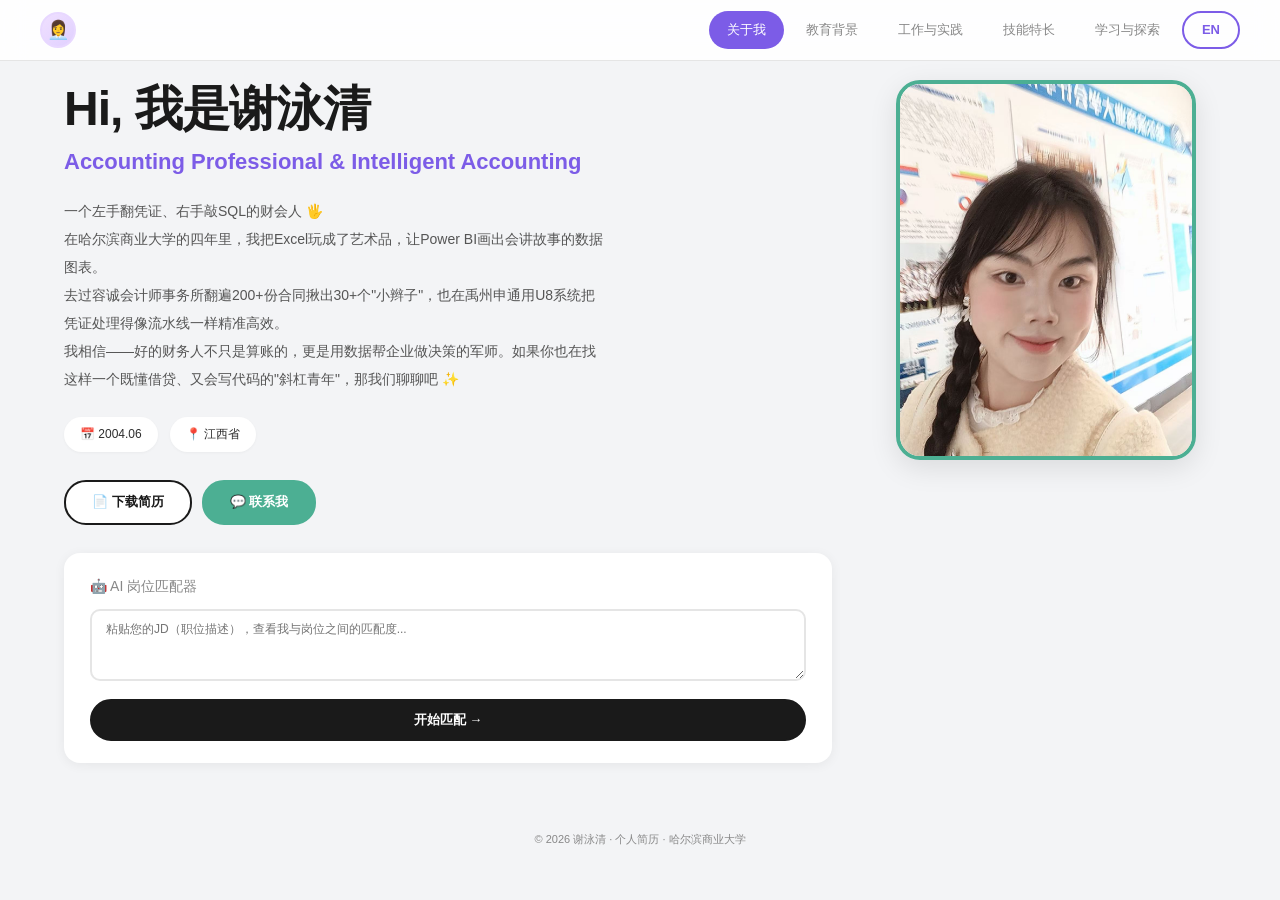
<file: index.html>
<!DOCTYPE html>
<html lang="zh-CN">
<head>
<meta charset="UTF-8">
<meta name="viewport" content="width=device-width, initial-scale=1.0">
<title>谢泳清 - 个人简历</title>
<style>
:root {
  --bg: #f3f4f6;
  --white: #fff;
  --black: #1a1a1a;
  --dark: #2d2d2d;
  --gray: #888;
  --light-gray: #e5e5e5;
  --lighter-gray: #f8f8f8;
  --purple: #7c5ce7;
  --light-purple: #f3efff;
  --green: #4caf93;
  --light-green: #e8f7f0;
  --blue: #5b9bd5;
  --light-blue: #eef5fb;
  --orange: #f0a060;
  --light-orange: #fef5ec;
  --pink: #e8788a;
  --light-pink: #fef0f3;
  --yellow: #e8c84c;
  --light-yellow: #fdf8e6;
  --shadow-sm: 0 1px 3px rgba(0,0,0,0.04);
  --shadow: 0 2px 12px rgba(0,0,0,0.06);
  --shadow-lg: 0 8px 28px rgba(0,0,0,0.10);
  --radius: 16px;
  --radius-sm: 10px;
  --radius-xs: 8px;
  --font: 'PingFang SC', 'Microsoft YaHei', 'Segoe UI', 'Helvetica Neue', sans-serif;
}
* { margin:0; padding:0; box-sizing:border-box; }
html { scroll-behavior:smooth; overflow-y:scroll; }
body { font-family:var(--font); background:var(--bg); color:var(--dark); line-height:1.6; -webkit-font-smoothing:antialiased; }

/* Nav */
.navbar {
  position:fixed; top:0; left:0; right:0; z-index:1000;
  background:rgba(255,255,255,0.9); backdrop-filter:blur(12px);
  border-bottom:1px solid var(--light-gray); padding:0 24px;
}
.nav-inner {
  max-width:1200px; margin:0 auto; display:flex;
  align-items:center; justify-content:space-between; height:60px;
}
.nav-brand { display:flex; align-items:center; gap:8px; text-decoration:none; cursor:pointer; }
.nav-avatar {
  width:36px; height:36px; border-radius:50%;
  background:linear-gradient(135deg,#f0e0ff,#e0d0ff);
  display:flex; align-items:center; justify-content:center;
  font-size:18px; color:var(--purple); border:2px solid #e8d8ff;
}
.nav-links { display:flex; gap:4px; }
.nav-link {
  padding:7px 18px; border-radius:20px; text-decoration:none;
  color:var(--gray); font-size:13px; font-weight:500;
  transition:all .25s; cursor:pointer; border:none;
  background:transparent; font-family:var(--font);
}
.nav-link:hover { color:var(--dark); background:var(--lighter-gray); }
.nav-link.active { background:var(--purple); color:#fff; }
.nav-link.lang-btn { background:transparent; color:var(--purple); font-weight:700; border:2px solid var(--purple); }
.nav-link.lang-btn:hover { background:var(--purple); color:#fff; }
.menu-btn { display:none; flex-direction:column; gap:5px; cursor:pointer; background:none; border:none; padding:8px; z-index:1001; }
.menu-btn span { display:block; width:22px; height:2px; background:var(--black); border-radius:2px; transition:all .3s; }

/* Main */
.main { max-width:1200px; margin:0 auto; padding:80px 24px 40px; }
.section { display:none; animation:fadeIn .45s ease; }
.section.active { display:block; }
@keyframes fadeIn { from{opacity:0;transform:translateY(12px);} to{opacity:1;transform:translateY(0);} }

/* About */
.about-grid { display:grid; grid-template-columns:1fr 340px; gap:44px; align-items:start; }
.about-name { font-size:48px; font-weight:800; color:var(--black); letter-spacing:-1px; line-height:1.2; margin-bottom:6px; }
.about-title { font-size:22px; font-weight:600; color:var(--purple); margin-bottom:18px; }
.about-bio { font-size:14px; color:#555; line-height:2; margin-bottom:24px; max-width:540px; }
.about-btns { display:flex; gap:10px; margin-bottom:28px; flex-wrap:wrap; }
.btn {
  padding:10px 26px; border-radius:22px; font-size:13px; font-weight:600;
  cursor:pointer; transition:all .25s; text-decoration:none;
  display:inline-flex; align-items:center; gap:6px;
  border:2px solid transparent; font-family:var(--font);
}
.btn-outline { background:var(--white); color:var(--black); border-color:var(--black); }
.btn-outline:hover { background:var(--black); color:var(--white); }
.btn-primary { background:var(--green); color:var(--white); border-color:var(--green); }
.btn-primary:hover { background:#3d9a7a; }
.btn-dark { background:var(--black); color:var(--white); border-color:var(--black); }
.btn-dark:hover { background:#333; }
.info-bar { display:flex; flex-wrap:wrap; gap:12px; margin-bottom:28px; }
.info-pill {
  display:flex; align-items:center; gap:6px;
  background:var(--white); padding:8px 16px; border-radius:20px;
  box-shadow:var(--shadow-sm); font-size:12px; color:var(--dark);
}
.photo-wrap { position:relative; }
.photo-frame {
  width:300px; height:380px; border-radius:24px; overflow:hidden;
  border:4px solid var(--green); box-shadow:var(--shadow-lg); margin:0 auto;
}
.photo-frame img { width:100%; height:100%; object-fit:cover; }

/* AI Card */
.ai-card {
  background:var(--white); border-radius:var(--radius);
  padding:22px 26px; box-shadow:var(--shadow); margin-top:20px;
}
.ai-card h3 { font-size:14px; color:var(--gray); font-weight:500; margin-bottom:12px; }
.ai-card textarea {
  width:100%; height:72px; border:2px solid var(--light-gray);
  border-radius:var(--radius-sm); padding:10px 14px; font-size:12px;
  resize:vertical; font-family:var(--font); color:var(--dark);
}
.ai-card textarea:focus { outline:none; border-color:var(--purple); }
.ai-card .btn-dark { margin-top:10px; width:100%; justify-content:center; }

/* Section Title */
.sec-title { font-size:30px; font-weight:800; color:var(--black); margin-bottom:4px; letter-spacing:-.5px; }
.sec-sub { font-size:13px; color:var(--gray); text-transform:uppercase; letter-spacing:2px; margin-bottom:32px; }

/* Cards */
.card { background:var(--white); border-radius:var(--radius); padding:26px; box-shadow:var(--shadow); transition:all .3s; }
.card:hover { box-shadow:var(--shadow-lg); transform:translateY(-2px); }
.grid-2 { display:grid; gap:18px; grid-template-columns:1fr 1fr; }
.grid-3 { display:grid; gap:18px; grid-template-columns:1fr 1fr 1fr; }
.grid-4 { display:grid; gap:16px; grid-template-columns:1fr 1fr 1fr 1fr; }

/* Education */
.edu-card { background:var(--white); border-radius:var(--radius); padding:30px; box-shadow:var(--shadow); border-left:4px solid var(--purple); }
.edu-period { font-size:12px; color:var(--purple); font-weight:600; letter-spacing:1px; margin-bottom:6px; }
.edu-school { font-size:21px; font-weight:700; color:var(--black); margin-bottom:2px; }
.edu-major { font-size:14px; color:#555; margin-bottom:14px; }
.edu-gpa { display:inline-flex; align-items:center; gap:6px; background:var(--light-purple); color:var(--purple); padding:5px 14px; border-radius:18px; font-size:13px; font-weight:600; margin-bottom:18px; }
.edu-courses h4 { font-size:13px; font-weight:600; color:var(--dark); margin-bottom:10px; }
.tags { display:flex; flex-wrap:wrap; gap:7px; }
.tag { padding:5px 13px; background:var(--lighter-gray); border-radius:14px; font-size:11px; color:#555; transition:all .2s; }
.tag:hover { background:#e0d8f8; color:var(--purple); }

/* Experience */
.exp-card { background:var(--white); border-radius:var(--radius); box-shadow:var(--shadow); overflow:hidden; transition:all .3s; }
.exp-card:hover { box-shadow:var(--shadow-lg); }
.exp-hd { padding:22px 26px; border-bottom:1px solid var(--light-gray); display:flex; justify-content:space-between; align-items:flex-start; flex-wrap:wrap; gap:10px; }
.exp-co { font-size:17px; font-weight:700; color:var(--black); }
.exp-role { font-size:13px; color:var(--purple); font-weight:500; }
.exp-date { font-size:12px; color:var(--gray); background:var(--lighter-gray); padding:3px 12px; border-radius:14px; white-space:nowrap; }
.exp-bd { padding:22px 26px; }
.exp-bd h4 { font-size:13px; font-weight:600; color:var(--dark); margin-bottom:10px; margin-top:16px; }
.exp-bd h4:first-child { margin-top:0; }
.exp-list { list-style:none; display:flex; flex-direction:column; gap:6px; }
.exp-list li { padding-left:18px; position:relative; font-size:13px; color:#555; line-height:1.7; }
.exp-list li::before { content:'•'; position:absolute; left:3px; color:var(--purple); font-weight:bold; }
/* New exp cards */
.exp-grid-new { display:grid; grid-template-columns:1fr 1fr; gap:18px; }
.exp-card-new {
  background:var(--white); border-radius:var(--radius); padding:22px 24px;
  box-shadow:var(--shadow); cursor:pointer; transition:all .3s;
  border-top:4px solid transparent; position:relative; overflow:hidden;
}
.exp-card-new:hover { box-shadow:var(--shadow-lg); transform:translateY(-3px); }
.exp-card-new.accent-blue { border-top-color:var(--blue); }
.exp-card-new.accent-purple { border-top-color:var(--purple); }
.exp-card-new.accent-green { border-top-color:var(--green); }
.exp-card-new.accent-orange { border-top-color:var(--orange); }
.exp-card-top { display:flex; align-items:center; justify-content:space-between; margin-bottom:10px; }
.exp-card-icon { width:38px; height:38px; border-radius:10px; display:flex; align-items:center; justify-content:center; font-size:20px; }
.accent-blue .exp-card-icon { background:var(--light-blue); }
.accent-purple .exp-card-icon { background:var(--light-purple); }
.accent-green .exp-card-icon { background:var(--light-green); }
.accent-orange .exp-card-icon { background:var(--light-orange); }
.exp-chip { font-size:11px; color:var(--gray); background:var(--lighter-gray); padding:3px 10px; border-radius:12px; }
.exp-card-new h4 { font-size:16px; font-weight:700; color:var(--black); margin-bottom:2px; }
.exp-card-role { font-size:13px; color:var(--purple); font-weight:500; margin-bottom:8px; }
.exp-card-desc { font-size:12px; color:#666; line-height:1.6; }
.exp-card-hint { font-size:11px; color:var(--blue); margin-top:10px; font-weight:500; }

/* Exp detail modal */
.exp-detail-header { display:flex; align-items:flex-start; gap:16px; margin-bottom:24px; }
.exp-detail-icon { width:56px; height:56px; border-radius:14px; display:flex; align-items:center; justify-content:center; font-size:28px; flex-shrink:0; }
.exp-detail-icon.blue { background:var(--light-blue); }
.exp-detail-icon.purple { background:var(--light-purple); }
.exp-detail-icon.green { background:var(--light-green); }
.exp-detail-icon.orange { background:var(--light-orange); }
.exp-detail-meta h3 { font-size:20px; font-weight:700; color:var(--black); margin-bottom:2px; }
.exp-detail-meta .role { font-size:14px; color:var(--purple); font-weight:500; }
.exp-detail-meta .date { font-size:12px; color:var(--gray); margin-top:2px; }
.exp-detail-section { margin-bottom:22px; }
.exp-detail-section h4 { font-size:15px; font-weight:700; color:var(--black); margin-bottom:12px; }
.exp-detail-section h4 span { font-size:11px; color:var(--gray); text-transform:uppercase; letter-spacing:1px; font-weight:400; margin-left:8px; }
.exp-detail-cards { display:grid; grid-template-columns:1fr 1fr; gap:12px; }
.exp-detail-card { padding:14px 16px; border-radius:var(--radius-xs); font-size:12px; line-height:1.7; }
.exp-detail-card strong { display:block; font-size:13px; margin-bottom:3px; }
.exp-detail-card.c-blue { background:rgba(91,155,213,0.10); color:#3a5670; }
.exp-detail-card.c-purple { background:rgba(124,92,231,0.08); color:#4a3868; }
.exp-detail-card.c-green { background:rgba(76,175,147,0.10); color:#3a5a4a; }
.exp-detail-card.c-orange { background:rgba(240,160,96,0.10); color:#6a4830; }
.exp-detail-card.c-pink { background:rgba(232,120,138,0.10); color:#6a3848; }
.exp-stat-row { display:flex; gap:14px; flex-wrap:wrap; margin-bottom:20px; }
.exp-stat { flex:1; min-width:80px; background:rgba(0,0,0,0.02); border-radius:var(--radius-xs); padding:14px; text-align:center; }
.exp-stat .num { font-size:24px; font-weight:800; }
.exp-stat .lbl { font-size:11px; color:var(--gray); margin-top:2px; }
.accent-blue .num { color:var(--blue); }
.accent-purple .num { color:var(--purple); }
.accent-green .num { color:var(--green); }
.accent-orange .num { color:var(--orange); }

@media (max-width:860px) {
  .exp-grid-new { grid-template-columns:1fr; }
  .exp-detail-cards { grid-template-columns:1fr; }
}

/* Skills */
.skill-group { margin-bottom:28px; }
.skill-group h3 { font-size:16px; font-weight:700; color:var(--black); margin-bottom:14px; }
.skill-cards { display:grid; grid-template-columns:1fr 1fr; gap:14px; }
.skill-card { background:var(--white); border-radius:var(--radius-sm); padding:18px 22px; box-shadow:var(--shadow); }
.sk-hd { display:flex; justify-content:space-between; align-items:center; margin-bottom:8px; }
.sk-nm { font-size:13px; font-weight:600; color:var(--dark); }
.sk-lv { font-size:12px; color:var(--purple); font-weight:600; }
.sk-bar { height:7px; background:#e8e8e8; border-radius:4px; overflow:hidden; }
.sk-fill { height:100%; border-radius:4px; transition:width 1s ease; }
.sk-fill.h { background:var(--purple); }
.sk-fill.m { background:var(--blue); }
.sk-fill.g { background:var(--green); }
.skill-desc-card { display:flex; gap:12px; align-items:flex-start; background:var(--white); border-radius:var(--radius-sm); padding:16px 20px; box-shadow:var(--shadow); transition:all .3s; }
.skill-desc-card > div { min-width:0; }
.skill-desc-card:hover { box-shadow:var(--shadow-lg); transform:translateY(-2px); }
.contact-info-card { background:rgba(0,0,0,0.02); border-radius:var(--radius-sm); padding:18px; text-align:center; transition:all .3s; }
.contact-info-card:hover { background:rgba(0,0,0,0.06); }
.ci-icon { font-size:28px; margin-bottom:6px; }
.ci-label { font-size:11px; color:var(--gray); margin-bottom:4px; }
.ci-value { font-size:14px; font-weight:600; color:var(--black); text-decoration:none; display:block; }
.ci-value:hover { color:var(--purple); }
.sk-dot { width:8px; height:8px; border-radius:50%; background:var(--purple); margin-top:6px; flex-shrink:0; }
.skill-desc-card strong { font-size:13px; color:var(--dark); display:block; margin-bottom:2px; }
.skill-desc-card p { font-size:12px; color:#666; line-height:1.6; margin:0; }
.cert-grid { display:grid; grid-template-columns:1fr 1fr 1fr; gap:14px; margin-top:16px; }
.cert-card { background:var(--white); border-radius:var(--radius-sm); padding:18px; text-align:center; box-shadow:var(--shadow); transition:all .3s; }
.cert-card:hover { transform:translateY(-3px); box-shadow:var(--shadow-lg); }
.cert-ic { font-size:30px; margin-bottom:8px; }
.cert-nm { font-size:12px; font-weight:600; color:var(--dark); }
.cert-ds { font-size:10px; color:var(--gray); margin-top:3px; }

/* Projects */
.proj-grid { display:grid; grid-template-columns:1fr 1fr 1fr; gap:22px; }
.proj-card { background:var(--white); border-radius:var(--radius); overflow:hidden; box-shadow:var(--shadow); transition:all .3s; }
.proj-card:hover { transform:translateY(-3px); box-shadow:var(--shadow-lg); }
.proj-cover { height:140px; display:flex; align-items:center; justify-content:center; font-size:44px; }
.proj-cover.c1 { background:linear-gradient(135deg,#e8f0fe,#d4e4fd); }
.proj-cover.c2 { background:linear-gradient(135deg,#fef0e8,#fde4d4); }
.proj-cover.c3 { background:linear-gradient(135deg,#e8fef0,#d4fde4); }
.proj-cover.c4 { background:linear-gradient(135deg,#f3e8fe,#e4d4fd); }
.proj-info { padding:18px; }
.proj-info h4 { font-size:15px; font-weight:700; margin-bottom:4px; color:var(--black); }
.proj-info p { font-size:12px; color:#666; line-height:1.6; margin-bottom:10px; }
.proj-tags { display:flex; flex-wrap:wrap; gap:5px; }
.ptag { padding:3px 10px; border-radius:12px; font-size:10px; font-weight:500; }
.ptag.t1 { background:#e8f0fe; color:#3a6fcf; }
.ptag.t2 { background:#fef0e8; color:#c8783a; }
.ptag.t3 { background:#e8fef0; color:#3a7a5a; }
.ptag.t4 { background:#f3e8fe; color:#6a3acf; }

/* Modal */
.modal-overlay { display:none; position:fixed; inset:0; background:rgba(0,0,0,0.3); z-index:2000; align-items:center; justify-content:center; backdrop-filter:blur(4px); -webkit-backdrop-filter:blur(4px); }
.modal-overlay.show { display:flex; }
.modal { background:rgba(255,255,255,0.82); backdrop-filter:blur(24px); -webkit-backdrop-filter:blur(24px); border-radius:var(--radius); width:90%; max-width:640px; max-height:85vh; overflow-y:auto; box-shadow:0 16px 48px rgba(0,0,0,0.12); border:1px solid rgba(255,255,255,0.6); animation:modIn .3s ease; }
@keyframes modIn { from{opacity:0;transform:scale(.95) translateY(8px);} to{opacity:1;transform:scale(1) translateY(0);} }
.mod-hd { padding:18px 26px; border-bottom:1px solid rgba(0,0,0,0.06); display:flex; align-items:center; justify-content:space-between; }
.mod-hd h3 { font-size:17px; }
.mod-close { width:30px; height:30px; border-radius:50%; border:none; background:rgba(0,0,0,0.04); cursor:pointer; font-size:15px; display:flex; align-items:center; justify-content:center; transition:all .2s; }
.mod-close:hover { background:rgba(0,0,0,0.1); }
.mod-bd { padding:22px 26px; }
.match-wrap { display:flex; align-items:center; gap:22px; margin-bottom:24px; padding:18px; background:var(--lighter-gray); border-radius:var(--radius-sm); flex-wrap:wrap; }
.match-circle { width:88px; height:88px; border-radius:50%; background:var(--light-pink); display:flex; align-items:center; justify-content:center; flex-shrink:0; }
.match-inner { width:70px; height:70px; border-radius:50%; background:var(--pink); display:flex; flex-direction:column; align-items:center; justify-content:center; color:#fff; }
.match-inner .ms { font-size:26px; font-weight:800; line-height:1; }
.match-inner .mt { font-size:10px; opacity:.8; }
.match-bars { flex:1; min-width:220px; display:flex; flex-direction:column; gap:8px; }
.mb-item { display:flex; align-items:center; gap:8px; }
.mb-lbl { width:60px; font-size:12px; color:var(--gray); text-align:right; }
.mb-track { flex:1; height:7px; background:#e0e0e0; border-radius:3px; overflow:hidden; }
.mb-fill { height:100%; border-radius:3px; transition:width 1s ease; }
.mb-fill.edu { background:var(--blue); }
.mb-fill.exp { background:var(--orange); }
.mb-fill.skill { background:var(--purple); }
.mb-fill.soft { background:var(--green); }
.mb-val { width:26px; font-size:12px; font-weight:600; color:var(--dark); }
.match-hl { margin-bottom:22px; }
.match-hl h4 { font-size:14px; color:var(--blue); margin-bottom:10px; }
.hl-item { padding:12px 14px; background:rgba(0,0,0,0.02); border-radius:var(--radius-xs); margin-bottom:8px; font-size:12px; line-height:1.7; }
.hl-item .jd-lbl { font-weight:600; color:var(--dark); margin-bottom:3px; }
.hl-item .jd-desc { color:#666; }
.match-sum { padding:14px; background:rgba(76,175,147,0.08); border-radius:var(--radius-xs); font-size:12px; line-height:1.7; color:#3a6b5a; }
.match-sum h4 { font-size:14px; color:var(--green); margin-bottom:6px; }
.mod-ft { padding:14px 26px; border-top:1px solid rgba(0,0,0,0.06); text-align:right; }

.footer { text-align:center; padding:28px; color:var(--gray); font-size:11px; }

@media (max-width:860px) {
  .about-grid { grid-template-columns:1fr; gap:28px; }
  .photo-wrap { order:-1; }
  .photo-frame { width:200px; height:260px; }
  .about-name { font-size:34px; }
  .about-title { font-size:17px; }
  .grid-2,.grid-3,.grid-4 { grid-template-columns:1fr; }
  .skill-cards { grid-template-columns:1fr; }
  .cert-grid { grid-template-columns:1fr 1fr; }
  .proj-grid { grid-template-columns:1fr; }
  .nav-links { display:none; flex-direction:column; position:absolute; top:60px; left:0; right:0; background:rgba(255,255,255,0.96); backdrop-filter:blur(20px); padding:16px 24px; gap:8px; border-bottom:1px solid var(--light-gray); box-shadow:var(--shadow); }
  .nav-links.open { display:flex; }
  .nav-link { width:100%; text-align:center; padding:12px; font-size:14px; }
  .menu-btn { display:flex; }
  .nav-inner { justify-content:space-between; }
}
@media (max-width:500px) {
  .cert-grid { grid-template-columns:1fr; }
  .info-bar { flex-direction:column; }
  .about-btns { flex-direction:column; }
  .btn { width:100%; justify-content:center; }
}
</style>
</head>
<body>

<nav class="navbar">
  <div class="nav-inner">
    <a class="nav-brand" onclick="go('about')">
      <div class="nav-avatar">👩‍💼</div>
    </a>
    <button class="menu-btn" onclick="toggleMenu()"><span></span><span></span><span></span></button>
    <div class="nav-links" id="navLinks">
      <button class="nav-link active" data-s="about" onclick="go('about')">关于我</button>
      <button class="nav-link" data-s="education" onclick="go('education')">教育背景</button>
      <button class="nav-link" data-s="experience" onclick="go('experience')">工作与实践</button>
      <button class="nav-link" data-s="skills" onclick="go('skills')">技能特长</button>
      <button class="nav-link" data-s="projects" onclick="go('projects')">学习与探索</button>
      <a href="index-en.html" class="nav-link lang-btn">EN</a>
    </div>
  </div>
</nav>

<div class="main">

  <!-- ═══ 关于我 ═══ -->
  <section class="section active" id="sec-about">
    <div class="about-grid">
      <div>
        <h1 class="about-name">Hi, 我是谢泳清</h1>
        <p class="about-title">Accounting Professional &amp; Intelligent Accounting</p>
        <p class="about-bio">
          一个左手翻凭证、右手敲SQL的财会人 🖐️<br>
          在哈尔滨商业大学的四年里，我把Excel玩成了艺术品，让Power BI画出会讲故事的数据图表。<br>
          去过容诚会计师事务所翻遍200+份合同揪出30+个"小辫子"，也在禹州申通用U8系统把凭证处理得像流水线一样精准高效。<br>
          我相信——好的财务人不只是算账的，更是用数据帮企业做决策的军师。如果你也在找这样一个既懂借贷、又会写代码的"斜杠青年"，那我们聊聊吧 ✨
        </p>
        </p>
        <div class="info-bar">
          <div class="info-pill">📅 2004.06</div>
          <div class="info-pill">📍 江西省</div>
        </div>
        <div class="about-btns">
          <a href="resume.pdf" class="btn btn-outline">📄 下载简历</a>
          <button class="btn btn-primary" onclick="showContact()">💬 联系我</button>
        </div>
        <div class="ai-card">
          <h3>🤖 AI 岗位匹配器</h3>
          <textarea id="jdInput" placeholder="粘贴您的JD（职位描述），查看我与岗位之间的匹配度..."></textarea>
          <button class="btn btn-dark" onclick="showMatch()">开始匹配 →</button>
        </div>
      </div>
      <div class="photo-wrap">
        <div class="photo-frame">
          <img src="assets/profile.jpg" alt="谢泳清">
        </div>
      </div>
    </div>
  </section>

  <!-- ═══ 教育背景 ═══ -->
  <section class="section" id="sec-education">
    <h2 class="sec-title">教育背景</h2>
    <p class="sec-sub">Education</p>
    <div class="edu-card" onclick="showEdu()" style="cursor:pointer; transition:all .3s;" onmouseover="this.style.boxShadow='var(--shadow-lg)';this.style.transform='translateY(-3px)'" onmouseout="this.style.boxShadow='var(--shadow)';this.style.transform='translateY(0)'">
      <p class="edu-period">2022 — 2026 <span style="color:var(--purple);font-size:11px;margin-left:8px;">🔍 点击了解母校</span></p>
      <h3 class="edu-school">哈尔滨商业大学</h3>
      <p class="edu-major">会计学 · 智能会计方向（本科）</p>
      <div class="edu-gpa">📊 GPA：83.7 / 100</div>
      <div class="edu-courses">
        <h4>📚 主修课程</h4>
        <div class="tags">
          <span class="tag">成本会计</span><span class="tag">管理会计</span>
          <span class="tag">企业财务管理</span><span class="tag">会计综合实训</span>
          <span class="tag">Python</span><span class="tag">SQL</span>
          <span class="tag">数据分析与会计</span><span class="tag">数据分析方法与应用</span>
          <span class="tag">智能财务分析</span><span class="tag">逻辑学</span>
          <span class="tag">管理学</span><span class="tag">经济法</span>
          <span class="tag">资产评估学</span><span class="tag">审计学</span>
          <span class="tag">微观经济学</span><span class="tag">宏观经济学</span>
          <span class="tag">SAP系统学习与运用</span><span class="tag">ERP沙盘模拟</span>
        </div>
      </div>
    </div>
  </section>

  <!-- ═══ 工作经历 ═══ -->
  <section class="section" id="sec-experience">
    <h2 class="sec-title">工作经历</h2>
    <p class="sec-sub">Work & Practice</p>
    <div class="exp-grid-new">
      <div class="exp-card-new accent-blue" onclick="showExpDetail('exp1')">
        <div class="exp-card-top">
          <div class="exp-card-icon">💼</div>
          <span class="exp-chip">2026.03 — 2026.04</span>
        </div>
        <h4>禹州市申通物流服务有限公司</h4>
        <p class="exp-card-role">会计助理</p>
        <p class="exp-card-desc">使用用友U8系统处理200+张业务凭证，编制财务报表，参与薪酬核算与固定资产管理</p>
        <div class="exp-card-hint">点击查看详情 →</div>
      </div>
      <div class="exp-card-new accent-purple" onclick="showExpDetail('exp2')">
        <div class="exp-card-top">
          <div class="exp-card-icon">🔍</div>
          <span class="exp-chip">2026.04 — 2026.05</span>
        </div>
        <h4>容诚会计师事务所</h4>
        <p class="exp-card-role">审计实习生</p>
        <p class="exp-card-desc">实地走访16家企业，核查200+份合同发现30+处异常，协助编制审计底稿</p>
        <div class="exp-card-hint">点击查看详情 →</div>
      </div>
      <div class="exp-card-new accent-green" onclick="showExpDetail('exp3')">
        <div class="exp-card-top">
          <div class="exp-card-icon">🏆</div>
          <span class="exp-chip">2024.11</span>
        </div>
        <h4>浪潮铸远智慧企业大数据分析大赛</h4>
        <p class="exp-card-role">国家级特等奖</p>
        <p class="exp-card-desc">通过SQL完成三大报表编制，运用Power BI进行财务数据可视化分析，效率提升30%</p>
        <div class="exp-card-hint">点击查看详情 →</div>
      </div>
      <div class="exp-card-new accent-orange" onclick="showExpDetail('exp4')">
        <div class="exp-card-top">
          <div class="exp-card-icon">🏢</div>
          <span class="exp-chip">2025.05</span>
        </div>
        <h4>黑龙江浪潮信息科技有限公司</h4>
        <p class="exp-card-role">财务共享中心实践经历</p>
        <p class="exp-card-desc">完成全流程500+凭证处理，模拟税务申报，运用品种法/分批法撰写成本分析报告</p>
        <div class="exp-card-hint">点击查看详情 →</div>
      </div>
    </div>
  </section>

  <!-- ═══ 技能特长 ═══ -->
  <section class="section" id="sec-skills">
    <h2 class="sec-title">技能特长</h2>
    <p class="sec-sub">Skills & Expertise</p>
    <div class="skill-group">
      <h3>💼 专业技能</h3>
      <div class="skill-cards">
        <div class="skill-desc-card"><span class="sk-dot"></span><div><strong>财务会计</strong><p>精通凭证编制、总账明细账管理、财务报表编制，熟悉企业会计准则与财务制度</p></div></div>
        <div class="skill-desc-card"><span class="sk-dot"></span><div><strong>成本核算</strong><p>掌握品种法、分步法、分批法，能够独立完成材料、人工、制造费用的归集与分配</p></div></div>
        <div class="skill-desc-card"><span class="sk-dot"></span><div><strong>审计实务</strong><p>具备企业实地走访、合同核查、底稿编制经验，能够识别关键业务流程中的潜在风险</p></div></div>
        <div class="skill-desc-card"><span class="sk-dot"></span><div><strong>税务处理</strong><p>熟悉增值税、企业所得税、个人所得税计算与申报流程，了解相关税收法规</p></div></div>
      </div>
    </div>
    <div class="skill-group">
      <h3>🛠 技术工具</h3>
      <div class="skill-cards">
        <div class="skill-desc-card"><span class="sk-dot"></span><div><strong>用友U8</strong><p>熟练使用用友U8系统进行凭证填制、审核记账、结账及报表模板自定义</p></div></div>
        <div class="skill-desc-card"><span class="sk-dot"></span><div><strong>SQL</strong><p>能够使用SQL进行财务数据查询、清洗、汇总分析，完成总账与明细账的数据处理</p></div></div>
        <div class="skill-desc-card"><span class="sk-dot"></span><div><strong>Power BI</strong><p>掌握数据可视化分析，能够制作交互式财务报表仪表板，实现数据驱动的决策支持</p></div></div>
        
        <div class="skill-desc-card"><span class="sk-dot"></span><div><strong>Office / WPS</strong><p>精通Excel、Word、PPT，熟练运用VLOOKUP、SUM、数据透视表等高级功能</p></div></div>
        
      </div>
    </div>
    <div class="skill-group">
      <h3>🤖 AI 工具应用</h3>
      <div class="skill-cards">
        <div class="skill-desc-card"><span class="sk-dot"></span><div><strong>AI Agent 工作流</strong><p>熟练使用AI工具，能够运用Agent自动化处理生活与工作事务，如数据分析、文档整理、信息检索等</p></div></div>
        <div class="skill-desc-card"><span class="sk-dot"></span><div><strong>AI 辅助项目开发</strong><p>在AI辅助下独立完成过多个项目的开发，具备将AI能力融入日常工作流程的实践经验</p></div></div>
      </div>
    </div>
    <div class="skill-group">
      <h3>📜 证书与资格</h3>
      <div class="cert-grid">
        <div class="cert-card" onclick="showCertDetail('cert1')" style="cursor:pointer;"><div class="cert-ic">📗</div><div class="cert-nm">会计从业资格证</div><div class="cert-ds">初级会计资格证书 · 国家财政部颁发</div><div class="exp-card-hint">点击查看详情 →</div></div>
        <div class="cert-card" onclick="showCertDetail('cert2')" style="cursor:pointer;"><div class="cert-ic">📊</div><div class="cert-nm">BDA 中级证书</div><div class="cert-ds">数据分析师认证</div><div class="exp-card-hint">点击查看详情 →</div></div>
        <div class="cert-card" onclick="showCertDetail('cert3')" style="cursor:pointer;"><div class="cert-ic">🌐</div><div class="cert-nm">CET-6（466分）</div><div class="cert-ds">大学英语六级</div><div class="exp-card-hint">点击查看详情 →</div></div>
      </div>
    </div>
    <div class="skill-group">
      <h3>🌟 综合能力</h3>
      <div class="tags">
        <span class="tag" style="font-size:13px;padding:7px 16px;">数据分析与洞察</span>
        <span class="tag" style="font-size:13px;padding:7px 16px;">财务报表编制</span>
        <span class="tag" style="font-size:13px;padding:7px 16px;">成本管控</span>
        <span class="tag" style="font-size:13px;padding:7px 16px;">沟通协作</span>
        <span class="tag" style="font-size:13px;padding:7px 16px;">抗压能力强</span>
        <span class="tag" style="font-size:13px;padding:7px 16px;">快速学习</span>
        <span class="tag" style="font-size:13px;padding:7px 16px;">团队合作</span>
        <span class="tag" style="font-size:13px;padding:7px 16px;">逻辑思维</span>
      </div>
    </div>
  </section>

  <!-- ═══ 学习与探索 ═══ -->
  <section class="section" id="sec-projects">
    <h2 class="sec-title">学习与探索</h2>
    <p class="sec-sub">Learning & Discovery</p>
    <div class="proj-grid">
      <div class="proj-card">
        <div class="proj-cover c1">🏆</div>
        <div class="proj-info">
          <h4>浪潮铸远大数据分析大赛</h4>
          <p>国家级特等奖。使用SQL和Power BI完成企业财务数据分析、凭证审核及三大报表编制全流程，实现企业回款数据可视化。</p>
          <div class="proj-tags"><span class="ptag t1">SQL</span><span class="ptag t2">Power BI</span><span class="ptag t3">数据分析</span></div>
        </div>
      </div>
      <div class="proj-card">
        <div class="proj-cover c2">💡</div>
        <div class="proj-info">
          <h4>大学生创新创业大赛</h4>
          <p>校级项目——企业税务筹划方案。担任组长，带领团队完成某企业税务筹划方案设计，取得优异成绩。</p>
          <div class="proj-tags"><span class="ptag t2">税务筹划</span><span class="ptag t3">项目管理</span><span class="ptag t4">团队领导</span></div>
        </div>
      </div>
      <div class="proj-card">
        <div class="proj-cover c3">📈</div>
        <div class="proj-info">
          <h4>成本分析报告</h4>
          <p>运用品种法和分步法对制造业产品成本进行核算，完成材料、人工及制造费用的归集与分析，撰写详细成本分析报告。</p>
          <div class="proj-tags"><span class="ptag t3">成本会计</span><span class="ptag t1">Excel</span></div>
        </div>
      </div>
      <div class="proj-card">
        <div class="proj-cover c4">🤖</div>
        <div class="proj-info">
          <h4>AI 工具应用与实践</h4>
          <p>熟练运用AI Agent工具自动化处理工作事务，在AI辅助下独立完成多个项目开发，涵盖数据分析、自动化报表、信息检索等场景。</p>
          <div class="proj-tags"><span class="ptag t4">AI Agent</span><span class="ptag t1">自动化</span><span class="ptag t2">项目开发</span></div>
        </div>
      </div>
    </div>
    <div style="margin-top:36px;">
      <h3 style="font-size:18px;font-weight:700;margin-bottom:16px;color:var(--black);">📝 学习成长轨迹</h3>
      <div class="grid-3">
        <div class="card"><div style="font-size:26px;margin-bottom:8px;">🤖</div><h4 style="font-size:14px;font-weight:700;margin-bottom:4px;">AI 探索与应用</h4><p style="font-size:12px;color:#666;line-height:1.7;">深入探索AI工具在日常工作中的应用，熟练使用Agent工具实现事务自动化处理与智能辅助决策，将AI能力融入财务工作流。</p></div>
        <div class="card"><div style="font-size:26px;margin-bottom:8px;">📖</div><h4 style="font-size:14px;font-weight:700;margin-bottom:4px;">持续学习</h4><p style="font-size:12px;color:#666;line-height:1.7;">关注AI与财务数字化前沿动态，持续学习Python数据分析、智能财务工具，在AI辅助下独立完成多个实践项目。</p></div>
        <div class="card"><div style="font-size:26px;margin-bottom:8px;">🎯</div><h4 style="font-size:14px;font-weight:700;margin-bottom:4px;">职业目标</h4><p style="font-size:12px;color:#666;line-height:1.7;">致力于成为AI时代的财务数字化复合型人才，将会计专业知识、数据分析能力与AI工具深度结合，为企业创造数据驱动的财务价值。</p></div>
      </div>
    </div>
  </section>
</div>

<!-- ═══ AI Match Modal ═══ -->
<div class="modal-overlay" id="matchModal">
  <div class="modal">
    <div class="mod-hd"><h3>📊 AI 岗位匹配报告</h3><button class="mod-close" onclick="closeMatch()">✕</button></div>
    <div class="mod-bd">
      <div class="match-wrap">
        <div class="match-circle"><div class="match-inner"><span class="ms" id="matchScore">--</span><span class="mt">/ 100</span></div></div>
        <div class="match-bars">
          <div class="mb-item"><span class="mb-lbl">学历</span><div class="mb-track"><div class="mb-fill edu" id="bar-edu" style="width:0%"></div></div><span class="mb-val" id="val-edu">--</span></div>
          <div class="mb-item"><span class="mb-lbl">工作经验</span><div class="mb-track"><div class="mb-fill exp" id="bar-exp" style="width:0%"></div></div><span class="mb-val" id="val-exp">--</span></div>
          <div class="mb-item"><span class="mb-lbl">技能匹配</span><div class="mb-track"><div class="mb-fill skill" id="bar-skill" style="width:0%"></div></div><span class="mb-val" id="val-skill">--</span></div>
          <div class="mb-item"><span class="mb-lbl">综合素质</span><div class="mb-track"><div class="mb-fill soft" id="bar-soft" style="width:0%"></div></div><span class="mb-val" id="val-soft">--</span></div>
        </div>
      </div>
      <div class="match-hl">
        <h4>★ 匹配亮点</h4>
        <div id="matchHighlights"><p style="color:var(--gray);font-size:13px;">输入JD后自动分析...</p></div>
      </div>
      <div class="match-sum"><h4>📄 综合评估</h4><p id="matchSummary">请在关于我页面输入职位描述，点击开始匹配查看分析结果。</p></div>
    </div>
    <div class="mod-ft"><button class="btn btn-dark" onclick="closeMatch()">关闭</button></div>
  </div>
</div>

<!-- ═══ Contact Modal ═══ -->
<div class="modal-overlay" id="contactModal">
  <div class="modal">
    <div class="mod-hd"><h3>💬 联系我</h3><button class="mod-close" onclick="closeContact()">✕</button></div>
    <div class="mod-bd">
      <div style="display:grid;grid-template-columns:1fr 1fr;gap:14px;margin-bottom:22px;">
        <div class="contact-info-card">
          <div class="ci-icon">📞</div>
          <div class="ci-label">联系电话</div>
          <a href="tel:15083593021" class="ci-value">15083593021</a>
        </div>
        <div class="contact-info-card">
          <div class="ci-icon">✉️</div>
          <div class="ci-label">邮箱地址</div>
          <a href="mailto:xyq197@qq.com" class="ci-value" onclick="window.location.href='mailto:xyq197@qq.com'; return false;">xyq197@qq.com</a>
        </div>
      </div>
      <div style="display:flex;gap:10px;justify-content:center;margin-bottom:20px;">
        <a href="tel:15083593021" class="btn btn-outline" style="font-size:12px;">📞 拨打电话</a>
        <a href="mailto:xyq197@qq.com" class="btn btn-primary" style="font-size:12px;" onclick="window.location.href='mailto:xyq197@qq.com'; return false;">✉️ 发送邮件</a>
      </div>
      <div style="border-top:1px solid var(--light-gray);padding-top:18px;">
        <p style="font-size:13px;color:var(--gray);margin-bottom:14px;">或直接留言，我会尽快回复您：</p>
        <form id="contactForm" action="https://formsubmit.co/xyq197@qq.com" method="POST" style="display:flex;flex-direction:column;gap:12px;">
          <input type="hidden" name="_subject" value="简历网站新留言">
          <input type="hidden" name="_captcha" value="false">
          <input type="hidden" name="_template" value="table">
          <input type="text" id="cName" name="name" placeholder="您的姓名" required style="padding:10px 14px;border:2px solid var(--light-gray);border-radius:var(--radius-xs);font-size:13px;font-family:var(--font);">
          <input type="email" id="cEmail" name="email" placeholder="您的邮箱" required style="padding:10px 14px;border:2px solid var(--light-gray);border-radius:var(--radius-xs);font-size:13px;font-family:var(--font);">
          <textarea id="cMsg" name="message" placeholder="留言内容..." rows="3" style="padding:10px 14px;border:2px solid var(--light-gray);border-radius:var(--radius-xs);font-size:13px;font-family:var(--font);resize:vertical;"></textarea>
          <button type="submit" class="btn btn-dark" style="width:100%;justify-content:center;">发送留言</button>
        </form>
      </div>
    </div>
  </div>
</div>

<!-- ═══ Experience Detail Modals ═══ -->
<div class="modal-overlay" id="exp1Modal"><div class="modal" style="max-width:720px;">
  <div class="mod-hd"><h3>💼 工作经历详情</h3><button class="mod-close" onclick="closeExpDetail('exp1')">✕</button></div>
  <div class="mod-bd">
    <div class="exp-detail-header">
      <div class="exp-detail-icon blue">💼</div>
      <div class="exp-detail-meta"><h3>禹州市申通物流服务有限公司</h3><div class="role">会计助理</div><div class="date">2026.03 — 2026.04</div></div>
    </div>
    <div class="exp-stat-row">
      <div class="exp-stat accent-blue"><div class="num">200+</div><div class="lbl">处理业务凭证</div></div>
      <div class="exp-stat accent-blue"><div class="num">100%</div><div class="lbl">财务数据准确率</div></div>
      <div class="exp-stat accent-blue"><div class="num">30%</div><div class="lbl">报表编制效率提升</div></div>
    </div>
    <div class="exp-detail-section"><h4>核心职责 <span>CORE RESPONSIBILITIES</span></h4>
      <div class="exp-detail-cards">
        <div class="exp-detail-card c-blue"><strong>凭证处理</strong>使用用友U8系统完成日常凭证填制、审核与记账及结账流程，累计处理业务凭证200余张，确保财务数据准确率100%。</div>
        <div class="exp-detail-card c-purple"><strong>报表编制</strong>通过用友报表系统自定义资产负债表与利润表模板，验证数据勾稽关系及准确性，将报表生成时间缩短30%，为财务决策提供依据。</div>
        <div class="exp-detail-card c-green"><strong>薪资管理</strong>负责薪资管理及固定资产模块的协同操作，完成工资计提发放、资产增减变动与折旧账务处理等。</div>
        <div class="exp-detail-card c-orange"><strong>数据汇总</strong>匹配跨表格信息，运用SUM函数汇总明细数据，减少人工计算误差。</div>
      </div>
    </div>
    <div class="exp-detail-section"><h4>核心成果 <span>CORE RESULTS</span></h4>
      <div style="display:flex;flex-direction:column;gap:8px;">
        <div style="font-size:13px;color:#555;line-height:1.7;padding:12px;background:var(--lighter-gray);border-radius:var(--radius-xs);">✅ 独立完成月度、季度财务报表编制，保证数据勾稽关系零差错</div>
        <div style="font-size:13px;color:#555;line-height:1.7;padding:12px;background:var(--lighter-gray);border-radius:var(--radius-xs);">✅ 建立凭证审核SOP流程，将凭证处理效率提升30%</div>
        <div style="font-size:13px;color:#555;line-height:1.7;padding:12px;background:var(--lighter-gray);border-radius:var(--radius-xs);">✅ 协助完成公司年度薪酬核算与固定资产盘点，获得主管好评</div>
      </div>
    </div>
  </div>
  <div class="mod-ft"><button class="btn btn-dark" onclick="closeExpDetail('exp1')">关闭</button></div>
</div></div>

<div class="modal-overlay" id="exp2Modal"><div class="modal" style="max-width:720px;">
  <div class="mod-hd"><h3>🔍 工作经历详情</h3><button class="mod-close" onclick="closeExpDetail('exp2')">✕</button></div>
  <div class="mod-bd">
    <div class="exp-detail-header">
      <div class="exp-detail-icon purple">🔍</div>
      <div class="exp-detail-meta"><h3>容诚会计师事务所</h3><div class="role">审计实习生</div><div class="date">2026.04 — 2026.05</div></div>
    </div>
    <div class="exp-stat-row">
      <div class="exp-stat accent-purple"><div class="num">16</div><div class="lbl">实地走访企业</div></div>
      <div class="exp-stat accent-purple"><div class="num">200+</div><div class="lbl">核查合同份数</div></div>
      <div class="exp-stat accent-purple"><div class="num">30+</div><div class="lbl">发现合同异常</div></div>
    </div>
    <div class="exp-detail-section"><h4>核心职责 <span>CORE RESPONSIBILITIES</span></h4>
      <div class="exp-detail-cards">
        <div class="exp-detail-card c-purple"><strong>企业实地走访</strong>参与对被审计单位客户的实地访谈与现场核查，实地采访企业16家，记录关键业务流程及内部控制执行情况，协助识别潜在风险点。</div>
        <div class="exp-detail-card c-blue"><strong>清产核资与合同核查</strong>重点核查贷款合同、抵押担保协议200+份，核对合同与实际执行情况的一致性，发现30+处合同与资料不符。</div>
        <div class="exp-detail-card c-green"><strong>工作底稿辅助编制</strong>配合高级审计师整理审计底稿数据，运用VLOOKUP函数完成跨表数据匹配与核对。</div>
      </div>
    </div>
    <div class="exp-detail-section"><h4>核心成果 <span>CORE RESULTS</span></h4>
      <div style="display:flex;flex-direction:column;gap:8px;">
        <div style="font-size:13px;color:#555;line-height:1.7;padding:12px;background:var(--lighter-gray);border-radius:var(--radius-xs);">✅ 独立走访16家企业并撰写走访报告，获得项目经理高度认可</div>
        <div style="font-size:13px;color:#555;line-height:1.7;padding:12px;background:var(--lighter-gray);border-radius:var(--radius-xs);">✅ 发现30+处合同条款与实际执行不符，协助项目组调整审计重点</div>
        <div style="font-size:13px;color:#555;line-height:1.7;padding:12px;background:var(--lighter-gray);border-radius:var(--radius-xs);">✅ 高效完成底稿数据整理，审计团队工作效率显著提升</div>
      </div>
    </div>
  </div>
  <div class="mod-ft"><button class="btn btn-dark" onclick="closeExpDetail('exp2')">关闭</button></div>
</div></div>

<div class="modal-overlay" id="exp3Modal"><div class="modal" style="max-width:720px;">
  <div class="mod-hd"><h3>🏆 校园实践详情</h3><button class="mod-close" onclick="closeExpDetail('exp3')">✕</button></div>
  <div class="mod-bd">
    <div class="exp-detail-header">
      <div class="exp-detail-icon green">🏆</div>
      <div class="exp-detail-meta"><h3>浪潮铸远智慧企业大数据分析大赛</h3><div class="role">国家级特等奖</div><div class="date">2024.11</div></div>
    </div>
    <div class="exp-stat-row">
      <div class="exp-stat accent-green"><div class="num">国家级</div><div class="lbl">特等奖</div></div>
      <div class="exp-stat accent-green"><div class="num">3</div><div class="lbl">三大报表编制</div></div>
      <div class="exp-stat accent-green"><div class="num">30%</div><div class="lbl">效率提升</div></div>
    </div>
    <div class="exp-detail-section"><h4>核心职责 <span>CORE RESPONSIBILITIES</span></h4>
      <div class="exp-detail-cards">
        <div class="exp-detail-card c-green"><strong>账务处理</strong>负责银行回单整理与凭证制作，通过SQL系统完成总账、明细账及三大报表（资产负债表、利润表、现金流量表）的编制。</div>
        <div class="exp-detail-card c-blue"><strong>数据处理</strong>利用SQL、Power BI进行财务数据清洗、转化与可视化分析，提升数据处理效率约30%。</div>
        <div class="exp-detail-card c-purple"><strong>凭证类型</strong>涵盖总账会计凭证、销货折让凭证、资产购置凭证、采购凭证等多种凭证类型。</div>
      </div>
    </div>
    <div class="exp-detail-section"><h4>核心成果 <span>CORE RESULTS</span></h4>
      <div style="display:flex;flex-direction:column;gap:8px;">
        <div style="font-size:13px;color:#555;line-height:1.7;padding:12px;background:var(--lighter-gray);border-radius:var(--radius-xs);">✅ 从全国参赛队伍中脱颖而出，荣获国家级特等奖</div>
        <div style="font-size:13px;color:#555;line-height:1.7;padding:12px;background:var(--lighter-gray);border-radius:var(--radius-xs);">✅ 独立完成企业级财务数据全流程处理与可视化展示</div>
        <div style="font-size:13px;color:#555;line-height:1.7;padding:12px;background:var(--lighter-gray);border-radius:var(--radius-xs);">✅ 作品获得评委"数据处理逻辑清晰、财务分析深入"的高度评价</div>
      </div>
    </div>
  </div>
  <div class="mod-ft"><button class="btn btn-dark" onclick="closeExpDetail('exp3')">关闭</button></div>
</div></div>

<div class="modal-overlay" id="exp4Modal"><div class="modal" style="max-width:720px;">
  <div class="mod-hd"><h3>🏢 校园实践详情</h3><button class="mod-close" onclick="closeExpDetail('exp4')">✕</button></div>
  <div class="mod-bd">
    <div class="exp-detail-header">
      <div class="exp-detail-icon orange">🏢</div>
      <div class="exp-detail-meta"><h3>黑龙江浪潮信息科技有限公司</h3><div class="role">财务共享中心实践经历</div><div class="date">2025.05</div></div>
    </div>
    <div class="exp-stat-row">
      <div class="exp-stat accent-orange"><div class="num">500+</div><div class="lbl">处理原始凭证</div></div>
      <div class="exp-stat accent-orange"><div class="num">3</div><div class="lbl">税种申报模拟</div></div>
      <div class="exp-stat accent-orange"><div class="num">全流程</div><div class="lbl">账务闭环</div></div>
    </div>
    <div class="exp-detail-section"><h4>核心职责 <span>CORE RESPONSIBILITIES</span></h4>
      <div class="exp-detail-cards">
        <div class="exp-detail-card c-orange"><strong>账务流程处理</strong>独立完成凭证审核、账簿登记及期末结账的全流程，累计处理500+原始凭证与账簿。</div>
        <div class="exp-detail-card c-blue"><strong>多种税务申报</strong>模拟计算增值税、企业所得税及个人所得税应纳税额，完成纳税申报操作。</div>
        <div class="exp-detail-card c-green"><strong>成本核算分析</strong>运用品种法/分批法核算产品成本，拆解材料、人工、制造费用组成，撰写成本分析报告。</div>
      </div>
    </div>
    <div class="exp-detail-section"><h4>核心成果 <span>CORE RESULTS</span></h4>
      <div style="display:flex;flex-direction:column;gap:8px;">
        <div style="font-size:13px;color:#555;line-height:1.7;padding:12px;background:var(--lighter-gray);border-radius:var(--radius-xs);">✅ 完整走通企业账务处理全流程，从原始凭证到期末结账一气呵成</div>
        <div style="font-size:13px;color:#555;line-height:1.7;padding:12px;background:var(--lighter-gray);border-radius:var(--radius-xs);">✅ 准确完成三税种应纳税额计算与申报模拟，零差错通过审核</div>
        <div style="font-size:13px;color:#555;line-height:1.7;padding:12px;background:var(--lighter-gray);border-radius:var(--radius-xs);">✅ 撰写的成本分析报告获得实训指导教师"结构完整、分析到位"的评价</div>
      </div>
    </div>
  </div>
  <div class="mod-ft"><button class="btn btn-dark" onclick="closeExpDetail('exp4')">关闭</button></div>
</div></div>

<!-- ═══ Cert Detail Modals ═══ -->
<div class="modal-overlay" id="cert1Modal"><div class="modal" style="max-width:640px;">
  <div class="mod-hd"><h3>📗 证书详情</h3><button class="mod-close" onclick="closeCertDetail('cert1')">✕</button></div>
  <div class="mod-bd">
    <div class="exp-detail-header">
      <div class="exp-detail-icon green" style="background:var(--light-green);">📗</div>
      <div class="exp-detail-meta"><h3>会计从业资格证</h3><div class="role">初级会计资格证书</div><div class="date">国家财政部颁发</div></div>
    </div>
    <div style="background:var(--lighter-gray);border-radius:var(--radius-sm);padding:16px;margin-bottom:16px;">
      <p style="font-size:13px;color:var(--dark);line-height:1.8;text-indent:2em;">会计从业资格证（现已改革为<strong>初级会计资格证书</strong>）是从事会计工作必备的职业准入证书。持证人通过了国家统一的会计从业资格考试，具备从事会计工作所必需的<strong>会计基础知识、会计技能和职业道德素养</strong>。</p>
    </div>
    <div class="exp-detail-cards">
      <div class="exp-detail-card c-green"><strong>持证意义</strong>证明持证人具备《会计法》规定的从事会计工作所需的专业能力，是进入会计行业的"敲门砖"。</div>
      <div class="exp-detail-card c-blue"><strong>考试内容</strong>涵盖会计基础、财经法规与会计职业道德、会计电算化三大科目，全面考核会计从业人员的专业素质。</div>
      <div class="exp-detail-card c-purple"><strong>行业认可</strong>全国通用，是用人单位招聘会计岗位的重要参考依据，也是报考会计职称的必要前提。</div>
      <div class="exp-detail-card c-orange"><strong>职业发展</strong>为后续考取初级会计职称、中级会计职称乃至注册会计师（CPA）奠定了坚实的基础。</div>
    </div>
  </div>
  <div class="mod-ft"><button class="btn btn-dark" onclick="closeCertDetail('cert1')">关闭</button></div>
</div></div>

<div class="modal-overlay" id="cert2Modal"><div class="modal" style="max-width:640px;">
  <div class="mod-hd"><h3>📊 证书详情</h3><button class="mod-close" onclick="closeCertDetail('cert2')">✕</button></div>
  <div class="mod-bd">
    <div class="exp-detail-header">
      <div class="exp-detail-icon blue" style="background:var(--light-blue);">📊</div>
      <div class="exp-detail-meta"><h3>BDA 中级数据分析师证书</h3><div class="role">数据分析师认证</div><div class="date">中国商业统计学会颁发</div></div>
    </div>
    <div style="background:var(--lighter-gray);border-radius:var(--radius-sm);padding:16px;margin-bottom:16px;">
      <p style="font-size:13px;color:var(--dark);line-height:1.8;text-indent:2em;">BDA（Business Data Analyst）中级数据分析师证书是由<strong>中国商业统计学会</strong>颁发的国家级数据分析专业认证。持证人系统掌握了<strong>数据处理、统计分析和商业洞察</strong>三大核心能力，能够将数据转化为决策支持。</p>
    </div>
    <div class="exp-detail-cards">
      <div class="exp-detail-card c-blue"><strong>核心能力</strong>熟练掌握SQL数据查询、Power BI可视化、Python数据处理及SPSS统计分析等工具，具备独立完成数据分析项目的能力。</div>
      <div class="exp-detail-card c-green"><strong>考试内容</strong>涵盖数据分析理论、统计学基础、数据处理实务和数据分析报告撰写四大模块，理论与实操并重。</div>
      <div class="exp-detail-card c-purple"><strong>行业价值</strong>在数字化转型浪潮中，BDA持证者是企业的热门人才，能够运用数据驱动业务决策，平均薪资高于同类岗位30%。</div>
      <div class="exp-detail-card c-orange"><strong>技能加持</strong>与会计专业能力相结合，持证人具备"财务+数据"双重复合技能，在智能财务、财务分析等领域具有显著的就业竞争优势。</div>
    </div>
  </div>
  <div class="mod-ft"><button class="btn btn-dark" onclick="closeCertDetail('cert2')">关闭</button></div>
</div></div>

<div class="modal-overlay" id="cert3Modal"><div class="modal" style="max-width:640px;">
  <div class="mod-hd"><h3>🌐 证书详情</h3><button class="mod-close" onclick="closeCertDetail('cert3')">✕</button></div>
  <div class="mod-bd">
    <div class="exp-detail-header">
      <div class="exp-detail-icon purple" style="background:var(--light-purple);">🌐</div>
      <div class="exp-detail-meta"><h3>CET-6 大学英语六级</h3><div class="role">466分 · 全国大学英语六级考试</div><div class="date">教育部高等教育司主办</div></div>
    </div>
    <div style="background:var(--lighter-gray);border-radius:var(--radius-sm);padding:16px;margin-bottom:16px;">
      <p style="font-size:13px;color:var(--dark);line-height:1.8;text-indent:2em;">全国大学英语六级考试（CET-6）是由<strong>教育部高等教育司</strong>主办的全国性英语水平测试，是评估大学生英语综合应用能力的权威标准。持证人具备良好的<strong>英语听说读写译综合能力</strong>，能够以英语为工具获取专业信息并进行有效沟通。</p>
    </div>
    <div class="exp-detail-cards">
      <div class="exp-detail-card c-purple"><strong>语言能力</strong>具备良好的英语阅读、写作和听力能力，能够流畅阅读英文财会文献、国际会计准则及英文商务函件。</div>
      <div class="exp-detail-card c-blue"><strong>考试构成</strong>满分710分，涵盖听力理解、阅读理解、写作翻译三大板块，全面考核英语综合运用能力。</div>
      <div class="exp-detail-card c-green"><strong>职场价值</strong>在跨国企业、外资会计师事务所及涉外财务岗位中，CET-6是基本的语言门槛，持证人具备从事国际业务的英语基础。</div>
      <div class="exp-detail-card c-orange"><strong>专业延伸</strong>能够阅读国际财务报告准则（IFRS）等英文专业文献，为未来考取ACCA、CMA等国际财会证书提供语言支撑。</div>
    </div>
  </div>
  <div class="mod-ft"><button class="btn btn-dark" onclick="closeCertDetail('cert3')">关闭</button></div>
</div></div>

<!-- ═══ Education Modal ═══ -->
<div class="modal-overlay" id="eduModal">
  <div class="modal" style="max-width:760px;">
    <div class="mod-hd"><h3>🏫 哈尔滨商业大学</h3><button class="mod-close" onclick="closeEdu()">✕</button></div>
    <div class="mod-bd">
      <div style="display:grid;grid-template-columns:1fr 1fr;gap:16px;margin-bottom:20px;">
        <div style="border-radius:var(--radius-sm);overflow:hidden;aspect-ratio:16/11;background:linear-gradient(135deg,#e8f0fe,#d4e4fd);display:flex;align-items:center;justify-content:center;">
          <img src="assets/school-main.png" alt="哈尔滨商业大学" style="width:100%;height:100%;object-fit:cover;" onerror="this.style.display='none';this.parentElement.innerHTML='<div style=text-align:center;color:var(--blue);font-size:48px>🏛️</div><div style=text-align:center;color:var(--blue);font-size:13px;margin-top:4px>哈尔滨商业大学</div>'">
        </div>
        <div>
          <p style="font-size:12px;color:var(--gray);letter-spacing:1px;margin-bottom:4px;">HARBIN UNIVERSITY OF COMMERCE</p>
          <p style="font-size:15px;font-weight:700;color:var(--black);margin-bottom:4px;">新中国第一所多科性商业大学</p>
          <p style="font-size:12px;color:#555;line-height:1.7;margin-bottom:6px;">始建于 <strong>1952年</strong>，黑龙江省重点建设的十所大学之一，入选中西部高校基础能力建设工程，国内一流学科建设高校。</p>
          <div class="tags" style="margin-top:8px;">
            <span class="tag" style="background:var(--light-purple);color:var(--purple);">博士授权单位</span>
            <span class="tag" style="background:var(--light-blue);color:var(--blue);">省属重点</span>
            <span class="tag" style="background:var(--light-green);color:var(--green);">中西部高校基础能力建设工程</span>
          </div>
        </div>
      </div>
      <div style="background:var(--lighter-gray);border-radius:var(--radius-sm);padding:16px;margin-bottom:16px;">
        <p style="font-size:13px;color:var(--dark);line-height:1.8;text-indent:2em;">
          哈尔滨商业大学是<strong>新中国第一所多科性商业大学</strong>，拥有完整的本-硕-博人才培养体系。学校秉承"<strong>求真至善，修德允能</strong>"的校训，以"一流的经管学科为主导，精干特色的工科为重点"的学科定位，培养了<strong>20余万名</strong>各类专业人才，被誉为"<strong>商业精英的摇篮</strong>"。
        </p>
      </div>
      <div style="display:grid;grid-template-columns:1fr 1fr;gap:12px;margin-bottom:16px;">
        <div style="background:var(--light-purple);border-radius:var(--radius-xs);padding:14px;">
          <div style="font-size:22px;font-weight:800;color:var(--purple);">4</div>
          <div style="font-size:11px;color:#555;">一级学科博士点</div>
        </div>
        <div style="background:var(--light-blue);border-radius:var(--radius-xs);padding:14px;">
          <div style="font-size:22px;font-weight:800;color:var(--blue);">15</div>
          <div style="font-size:11px;color:#555;">国家级一流本科专业</div>
        </div>
        <div style="background:var(--light-green);border-radius:var(--radius-xs);padding:14px;">
          <div style="font-size:22px;font-weight:800;color:var(--green);">73年</div>
          <div style="font-size:11px;color:#555;">悠久办学历史</div>
        </div>
        <div style="background:var(--light-orange);border-radius:var(--radius-xs);padding:14px;">
          <div style="font-size:22px;font-weight:800;color:var(--orange);">20万+</div>
          <div style="font-size:11px;color:#555;">累计培养人才</div>
        </div>
      </div>
      <div style="background:linear-gradient(135deg,#fef9e7,#fdf2d0);border-radius:var(--radius-sm);padding:16px;border-left:3px solid var(--yellow);">
        <p style="font-size:12px;color:#8a7030;line-height:1.8;margin:0;">
          <strong>🏆 骄傲的商大印记：</strong>1959年研制出<strong>中国第一台食品机械——601型饺子机</strong>；1960年首创我国三大会计记账法之一"<strong>财产收付复式记账法</strong>"；会计学专业为<strong>国家级特色专业、国家级一流本科专业建设点</strong>；《商业研究》期刊为<strong>CSSCI来源期刊</strong>。学校在2024年入选<strong>黑龙江省首批数智教育重点校</strong>建设名单。
        </p>
      </div>
    </div>
    <div class="mod-ft"><button class="btn btn-dark" onclick="closeEdu()">关闭</button></div>
  </div>
</div>

<footer class="footer">© 2026 谢泳清 · 个人简历 · 哈尔滨商业大学</footer>

<script>
function toggleMenu() {
  document.getElementById('navLinks').classList.toggle('open');
}
function go(s) {
  document.querySelectorAll('.section').forEach(function(el){ el.classList.remove('active'); });
  document.getElementById('sec-'+s).classList.add('active');
  document.querySelectorAll('.nav-link').forEach(function(b){
    b.classList.remove('active');
    if(b.getAttribute('data-s')===s) b.classList.add('active');
  });
  window.scrollTo({top:0,behavior:'smooth'});
}
function showContact() {
  document.getElementById('contactModal').classList.add('show');
  document.body.style.overflow='hidden';
}
function closeContact() {
  document.getElementById('contactModal').classList.remove('show');
  document.body.style.overflow='';
}
function submitContact() {
  setTimeout(function() {
    closeContact();
    document.getElementById('contactForm').reset();
    alert('留言发送成功！我会尽快回复您。');
  }, 500);
}
function showMatch() {
  var jd = document.getElementById('jdInput').value.trim();
  if (!jd) { alert('请先粘贴职位描述（JD）再点击匹配'); return; }

  // ── 关键词库（覆盖面广，确保专业相关JD都能匹配）──
  var acctKW = ['会计','财务','账','凭证','报表','核算','成本','税务','税','用友','u8','金蝶','总账','明细账','对账','结账','出纳','票据','发票','现金流','应收','应付','固定资产','折旧','工资','薪酬','会计准则','会计制度','账务','记账','账簿','报税','纳税','费用','收入','利润'];
  var dataKW = ['sql','power bi','powerbi','python','excel','wps','spss','bi','数据分析','数据处理','数据清洗','可视化','vlookup','sum','数据透视','大数据','数据','office'];
  var auditKW = ['审计','内控','风控','合同','核查','合规','风险','底稿','走访','内审','外审','内部控制','内部审计','穿行测试','实质性程序'];
  var softKW = ['沟通','协作','团队','抗压','责任','学习','认真','细致','乐观','积极','志愿者','领导','组织','执行','配合','协调','适应','主动'];

  // ── 匹配评分 ──
  function computeScore(kwList) {
    var hits = 0;
    var jdl = jd.toLowerCase();
    kwList.forEach(function(kw) {
      if (jdl.indexOf(kw.toLowerCase()) !== -1) hits++;
    });
    if (hits === 0) return 0;
    if (hits === 1) return 55;
    if (hits === 2) return 70;
    if (hits === 3) return 80;
    if (hits === 4) return 87;
    return Math.min(98, 87 + (hits - 4) * 2);
  }

  var acctS = computeScore(acctKW);
  var dataS = computeScore(dataKW);
  var auditS = computeScore(auditKW);
  var softS = computeScore(softKW);

  var hasDomainMatch = (acctS > 0 || auditS > 0);
  var domainBoost = hasDomainMatch ? 12 : 0;

  var eduScore = 90;
  var expScore = Math.min(92, 72 + domainBoost);
  var skillScore = Math.max(acctS, auditS, dataS);
  var dimHits = (acctS > 0 ? 1 : 0) + (dataS > 0 ? 1 : 0) + (auditS > 0 ? 1 : 0);
  if (dimHits >= 2) skillScore = Math.min(98, skillScore + 12);
  if (dimHits >= 3) skillScore = Math.min(98, skillScore + 6);
  var softScore = Math.max(75, softS > 0 ? softS : 72);
  var overall = Math.round(eduScore * 0.06 + expScore * 0.14 + skillScore * 0.63 + softScore * 0.17);

  document.getElementById('matchScore').textContent = overall;
  function anim(id, vid, s) {
    var b = document.getElementById(id); b.style.width = '0%';
    document.getElementById(vid).textContent = s;
    setTimeout(function() { b.style.width = s + '%'; }, 150);
  }
  anim('bar-edu', 'val-edu', eduScore);
  anim('bar-exp', 'val-exp', expScore);
  anim('bar-skill', 'val-skill', skillScore);
  anim('bar-soft', 'val-soft', softScore);

  var hl = [];
  if (acctS >= 55) hl.push({ t: '财务专业能力高度匹配', d: 'JD包含多项财务会计核心要求，候选人具备凭证处理、报表编制、成本核算、税务处理等全套财务技能，用友U8实操经验丰富，能够快速上手财务岗位工作。' });
  else if (acctS >= 40) hl.push({ t: '财务基础能力匹配', d: 'JD涉及财务会计相关要求，候选人具备扎实的会计专业知识和实操基础，能够胜任日常财务工作。' });
  if (dataS >= 55) hl.push({ t: '数据分析能力突出', d: 'JD强调数据处理与分析能力，候选人熟练使用SQL、Power BI、Python、SPSS等工具，具备财务数据清洗、可视化分析与报表自动化能力。' });
  else if (dataS >= 40) hl.push({ t: '具备数据分析基础', d: 'JD包含数据处理相关要求，候选人掌握SQL和Power BI，能够进行财务数据处理与分析。' });
  if (auditS >= 40) hl.push({ t: '审计与内控经验匹配', d: 'JD涉及审计/内控/合规要求，候选人在容诚会计师事务所实习期间积累了实地走访、合同核查、底稿编制等审计实务经验，熟悉内控流程。' });
  if (softS >= 55) hl.push({ t: '综合素质匹配', d: 'JD强调沟通、协作、责任心等软技能，候选人多次获得优秀志愿者称号，实习和竞赛中表现出强烈的自驱力、抗压能力与团队协作精神。' });
  if (hl.length === 0 && hasDomainMatch) hl.push({ t: '专业方向基本吻合', d: 'JD与候选人会计/财务专业方向相关，虽然关键词细节匹配不多，但候选人的财务教育背景和实习经验为该岗位提供了良好基础。' });
  if (hl.length === 0) hl.push({ t: 'JD分析结果', d: '该职位描述与候选人财务/审计专业方向匹配度较低。JD中未显著体现财务会计、数据分析或审计相关关键词，建议关注财务类岗位以获得更高匹配度。' });
  var hh = '';
  hl.forEach(function(h) { hh += '<div class="hl-item"><div class="jd-lbl">📌 ' + h.t + '</div><div class="jd-desc">' + h.d + '</div></div>'; });
  document.getElementById('matchHighlights').innerHTML = hh;

  var sum;
  if (overall >= 80) sum = '候选人与该岗位高度匹配。财务专业基础扎实，' + (dataS >= 40 ? '兼具数据分析能力，' : '') + '拥有审计实习与企业财务双重实战经验。综合能力突出，建议优先安排面试。';
  else if (overall >= 70) sum = '候选人与该岗位匹配度良好。专业技能覆盖JD核心要求，具备相应的实习经验和实操能力，能够较快适应岗位工作。';
  else if (overall >= 50) sum = '候选人与该岗位有一定匹配度。专业方向基本吻合，部分技能需要进一步培养' + (jd.length < 50 ? '（建议提供更详细的JD以获得更准确分析）' : '') + '。';
  else sum = '该岗位与候选人财务/会计专业方向差异较大，JD中未匹配到核心财务技能关键词。建议候选人关注财务会计、审计、财务分析等相关岗位。';
  document.getElementById('matchSummary').textContent = sum;

  document.getElementById('matchModal').classList.add('show');
  document.body.style.overflow = 'hidden';
}
function closeMatch() {
  document.getElementById('matchModal').classList.remove('show');
  document.body.style.overflow='';
}
function showExpDetail(id) {
  document.getElementById(id + 'Modal').classList.add('show');
  document.body.style.overflow = 'hidden';
}
function closeExpDetail(id) {
  document.getElementById(id + 'Modal').classList.remove('show');
  document.body.style.overflow = '';
}
function showCertDetail(id) {
  document.getElementById(id + 'Modal').classList.add('show');
  document.body.style.overflow = 'hidden';
}
function closeCertDetail(id) {
  document.getElementById(id + 'Modal').classList.remove('show');
  document.body.style.overflow = '';
}
function showEdu() {
  document.getElementById('eduModal').classList.add('show');
  document.body.style.overflow='hidden';
}
function closeEdu() {
  document.getElementById('eduModal').classList.remove('show');
  document.body.style.overflow='';
}
document.getElementById('matchModal').addEventListener('click',function(e){ if(e.target===this) closeMatch(); });
document.getElementById('contactModal').addEventListener('click',function(e){ if(e.target===this) closeContact(); });
document.getElementById('eduModal').addEventListener('click',function(e){ if(e.target===this) closeEdu(); });
['exp1','exp2','exp3','exp4','cert1','cert2','cert3'].forEach(function(id){
  document.getElementById(id+'Modal').addEventListener('click',function(e){ if(e.target===this) { closeExpDetail(id); closeCertDetail(id); } });
});
document.addEventListener('keydown',function(e){ if(e.key==='Escape'){ closeMatch(); closeContact(); closeEdu(); ['exp1','exp2','exp3','exp4','cert1','cert2','cert3'].forEach(function(id){ closeExpDetail(id); closeCertDetail(id); }); } });
// Animate skill bars on scroll
var obs = new IntersectionObserver(function(entries){
  entries.forEach(function(entry){
    if(entry.isIntersecting){
      entry.target.querySelectorAll('.sk-fill').forEach(function(b){
        var w=b.style.width; b.style.width='0%';
        setTimeout(function(){ b.style.width=w; },80);
      });
    }
  });
},{threshold:0.2});
document.querySelectorAll('.section').forEach(function(s){ obs.observe(s); });

// ── i18n placeholder (disabled to prevent freeze) ──
/*
// main.js translate() handles data-i18n elements. We add a second pass for unmarked text.
var idxI18n = {
  zh: {
    '关于我':'关于我','教育背景':'教育背景','工作与实践':'工作与实践','技能特长':'技能特长','学习与探索':'学习与探索',
    'Hi, 我是谢泳清':'Hi, 我是谢泳清',
    'Accounting Professional &amp; Intelligent Accounting':'Accounting Professional &amp; Intelligent Accounting',
    '一个左手翻凭证、右手敲SQL的财会人 🖐️':'一个左手翻凭证、右手敲SQL的财会人 🖐️',
    '📄 下载简历':'📄 下载简历','💬 联系我':'💬 联系我',
    '🤖 AI 岗位匹配器':'🤖 AI 岗位匹配器',
    '粘贴您的JD（职位描述），查看我与岗位之间的匹配度...':'粘贴您的JD（职位描述），查看我与岗位之间的匹配度...',
    '开始匹配 →':'开始匹配 →','Education':'Education',
    '📚 主修课程':'📚 主修课程','🔍 点击了解母校':'🔍 点击了解母校',
    '会计学 · 智能会计方向（本科）':'会计学 · 智能会计方向（本科）',
    '📊 GPA：83.7 / 100':'📊 GPA：83.7 / 100',
    '工作经历':'工作经历','Work & Practice':'Work & Practice',
    '禹州市申通物流服务有限公司':'禹州市申通物流服务有限公司','会计助理':'会计助理',
    '使用用友U8系统处理200+张业务凭证，编制财务报表，参与薪酬核算与固定资产管理':'使用用友U8系统处理200+张业务凭证，编制财务报表，参与薪酬核算与固定资产管理',
    '容诚会计师事务所':'容诚会计师事务所','审计实习生':'审计实习生',
    '实地走访16家企业，核查200+份合同发现30+处异常，协助编制审计底稿':'实地走访16家企业，核查200+份合同发现30+处异常，协助编制审计底稿',
    '浪潮铸远智慧企业大数据分析大赛':'浪潮铸远智慧企业大数据分析大赛','国家级特等奖':'国家级特等奖',
    '通过SQL完成三大报表编制，运用Power BI进行财务数据可视化分析，效率提升30%':'通过SQL完成三大报表编制，运用Power BI进行财务数据可视化分析，效率提升30%',
    '黑龙江浪潮信息科技有限公司':'黑龙江浪潮信息科技有限公司',
    '财务共享中心实践经历':'财务共享中心实践经历',
    '完成全流程500+凭证处理，模拟税务申报，运用品种法/分批法撰写成本分析报告':'完成全流程500+凭证处理，模拟税务申报，运用品种法/分批法撰写成本分析报告',
    '点击查看详情 →':'点击查看详情 →','Skills & Expertise':'Skills & Expertise',
    '💼 专业技能':'💼 专业技能','🛠 技术工具':'🛠 技术工具','🤖 AI 工具应用':'🤖 AI 工具应用',
    '📜 证书与资格':'📜 证书与资格','🌟 综合能力':'🌟 综合能力',
    '会计从业资格证':'会计从业资格证','BDA 中级证书':'BDA 中级证书',
    'CET-6（466分）':'CET-6（466分）','大学英语六级':'大学英语六级',
    '初级会计资格证书 · 国家财政部颁发':'初级会计资格证书 · 国家财政部颁发','数据分析师认证':'数据分析师认证',
    'Learning & Discovery':'Learning & Discovery',
    '浪潮铸远大数据分析大赛':'浪潮铸远大数据分析大赛',
    '大学生创新创业大赛':'大学生创新创业大赛','成本分析报告':'成本分析报告',
    'AI 工具应用与实践':'AI 工具应用与实践',
    '📝 学习成长轨迹':'📝 学习成长轨迹','AI 探索与应用':'AI 探索与应用',
    '持续学习':'持续学习','职业目标':'职业目标',
    '© 2026 谢泳清 · 个人简历 · 哈尔滨商业大学':'© 2026 谢泳清 · 个人简历 · 哈尔滨商业大学',
    '哈尔滨商业大学':'哈尔滨商业大学','关闭':'关闭','发送留言':'发送留言',
    '📊 AI 岗位匹配报告':'📊 AI 岗位匹配报告','学历':'学历','工作经验':'工作经验',
    '技能匹配':'技能匹配','综合素质':'综合素质','★ 匹配亮点':'★ 匹配亮点',
    '📄 综合评估':'📄 综合评估','💼 工作经历详情':'💼 工作经历详情',
    '🔍 工作经历详情':'🔍 工作经历详情','🏆 校园实践详情':'🏆 校园实践详情',
    '🏢 校园实践详情':'🏢 校园实践详情','📗 证书详情':'📗 证书详情',
    '📊 证书详情':'📊 证书详情','🌐 证书详情':'🌐 证书详情',
    '🏫 哈尔滨商业大学':'🏫 哈尔滨商业大学',
    '或直接留言，我会尽快回复您：':'或直接留言，我会尽快回复您：',
    '您的姓名':'您的姓名','您的邮箱':'您的邮箱','留言内容...':'留言内容...',
    '📞 拨打电话':'📞 拨打电话','✉️ 发送邮件':'✉️ 发送邮件',
    '联系电话':'联系电话','邮箱地址':'邮箱地址',
    '核心职责':'核心职责','CORE RESPONSIBILITIES':'CORE RESPONSIBILITIES',
    '核心成果':'核心成果','CORE RESULTS':'CORE RESULTS'
  },
  en: {
    '关于我':'About Me','教育背景':'Education','工作与实践':'Work & Practice',
    '技能特长':'Skills','学习与探索':'Learning',
    'Hi, 我是谢泳清':"Hi, I'm Yongqing Xie",
    'Accounting Professional &amp; Intelligent Accounting':'Accounting Professional & Intelligent Accounting',
    '一个左手翻凭证、右手敲SQL的财会人 🖐️':'A finance pro — vouchers in one hand, SQL in the other.',
    '📄 下载简历':'📄 Download Resume','💬 联系我':'💬 Contact Me',
    '🤖 AI 岗位匹配器':'🤖 AI Job Matcher',
    '粘贴您的JD（职位描述），查看我与岗位之间的匹配度...':'Paste a job description to check compatibility...',
    '开始匹配 →':'Start Matching →','Education':'Education',
    '📚 主修课程':'📚 Core Courses','🔍 点击了解母校':'🔍 Learn about my university',
    '会计学 · 智能会计方向（本科）':'B.S. Accounting · Intelligent Accounting',
    '📊 GPA：83.7 / 100':'📊 GPA: 83.7 / 100',
    '工作经历':'Work Experience','Work & Practice':'Work & Practice',
    '禹州市申通物流服务有限公司':'Yuzhou Shentong Logistics Service Co., Ltd.',
    '会计助理':'Accounting Assistant',
    '使用用友U8系统处理200+张业务凭证，编制财务报表，参与薪酬核算与固定资产管理':'Processed 200+ vouchers via UFIDA U8, prepared financial statements, handled payroll and fixed asset management.',
    '容诚会计师事务所':'Rongcheng CPA Firm','审计实习生':'Audit Intern',
    '实地走访16家企业，核查200+份合同发现30+处异常，协助编制审计底稿':'Visited 16 enterprises, reviewed 200+ contracts finding 30+ discrepancies, assisted in audit working papers.',
    '浪潮铸远智慧企业大数据分析大赛':'Inspur Smart Enterprise Big Data Competition',
    '国家级特等奖':'National Grand Prize',
    '通过SQL完成三大报表编制，运用Power BI进行财务数据可视化分析，效率提升30%':'Built three financial statements via SQL, used Power BI for data visualization, 30% efficiency gain.',
    '黑龙江浪潮信息科技有限公司':'Heilongjiang Inspur Information Technology Co.',
    '财务共享中心实践经历':'Financial Shared Service Center Practicum',
    '完成全流程500+凭证处理，模拟税务申报，运用品种法/分批法撰写成本分析报告':'Processed 500+ vouchers end-to-end, simulated tax filing, authored cost analysis reports.',
    '点击查看详情 →':'Click for details →','Skills & Expertise':'Skills & Expertise',
    '💼 专业技能':'💼 Professional Skills','🛠 技术工具':'🛠 Technical Tools',
    '🤖 AI 工具应用':'🤖 AI Tool Application','📜 证书与资格':'📜 Certifications',
    '🌟 综合能力':'🌟 Soft Skills',
    '会计从业资格证':'Accounting Qualification Certificate',
    'BDA 中级证书':'BDA Data Analyst (Mid-level)',
    'CET-6（466分）':'CET-6 (Score: 466)','大学英语六级':'College English Test Band 6',
    '初级会计资格证书 · 国家财政部颁发':'Junior Accountant Certificate · Ministry of Finance',
    '数据分析师认证':'Data Analyst Certification',
    'Learning & Discovery':'Learning & Discovery',
    '浪潮铸远大数据分析大赛':'Inspur Big Data Analysis Competition',
    '大学生创新创业大赛':'Innovation & Entrepreneurship Competition',
    '成本分析报告':'Cost Analysis Report','AI 工具应用与实践':'AI Tools & Practice',
    '📝 学习成长轨迹':'📝 Learning Journey','AI 探索与应用':'AI Exploration & Application',
    '持续学习':'Continuous Learning','职业目标':'Career Goals',
    '© 2026 谢泳清 · 个人简历 · 哈尔滨商业大学':'© 2026 Yongqing Xie · Resume · Harbin University of Commerce',
    '哈尔滨商业大学':'Harbin University of Commerce','关闭':'Close',
    '发送留言':'Send Message','📊 AI 岗位匹配报告':'📊 AI Job Match Report',
    '学历':'Education BG','工作经验':'Work Experience',
    '技能匹配':'Skill Match','综合素质':'Soft Skills',
    '★ 匹配亮点':'★ Match Highlights','📄 综合评估':'📄 Overall Assessment',
    '💼 工作经历详情':'💼 Work Experience Details',
    '🔍 工作经历详情':'🔍 Work Experience Details',
    '🏆 校园实践详情':'🏆 Campus Practice Details',
    '🏢 校园实践详情':'🏢 Campus Practice Details',
    '📗 证书详情':'📗 Certificate Details','📊 证书详情':'📊 Certificate Details',
    '🌐 证书详情':'🌐 Certificate Details',
    '🏫 哈尔滨商业大学':'🏫 Harbin University of Commerce',
    '或直接留言，我会尽快回复您：':'Or leave a message:',
    '您的姓名':'Your Name','您的邮箱':'Your Email','留言内容...':'Message...',
    '📞 拨打电话':'📞 Call','✉️ 发送邮件':'✉️ Send Email',
    '联系电话':'Phone','邮箱地址':'Email Address',
    '核心职责':'Core Responsibilities','CORE RESPONSIBILITIES':'CORE RESPONSIBILITIES',
    '核心成果':'Core Results','CORE RESULTS':'CORE RESULTS',
    '成本会计':'Cost Accounting','管理会计':'Management Accounting',
    '企业财务管理':'Corporate Finance','会计综合实训':'Accounting Practicum',
    'Python':'Python','SQL':'SQL',
    '数据分析与会计':'Data Analysis & Accounting',
    '数据分析方法与应用':'Data Analysis Methods & Applications',
    '智能财务分析':'Intelligent Financial Analysis',
    '逻辑学':'Logic','管理学':'Management','经济法':'Economic Law',
    '资产评估学':'Asset Valuation','审计学':'Auditing',
    '微观经济学':'Microeconomics','宏观经济学':'Macroeconomics',
    'SAP系统学习与运用':'SAP System & Application',
    'ERP沙盘模拟':'ERP Sandbox Simulation',
    '财务会计':'Financial Accounting',
    '精通凭证编制、总账明细账管理、财务报表编制，熟悉企业会计准则与财务制度':'Proficient in voucher preparation, GL/SL management, and financial statement preparation. Familiar with accounting standards and regulations.',
    '掌握品种法、分步法、分批法，能够独立完成材料、人工、制造费用的归集与分配':'Skilled in job-order, process, and batch costing. Capable of independent cost allocation.',
    '具备企业实地走访、合同核查、底稿编制经验，能够识别关键业务流程中的潜在风险':'Experienced in on-site visits, contract verification, and working paper preparation. Able to identify process risks.',
    '熟悉增值税、企业所得税、个人所得税计算与申报流程，了解相关税收法规':'Familiar with VAT, CIT, and IIT calculation and filing. Knowledgeable in tax regulations.',
    '用友U8':'UFIDA U8','Power BI':'Power BI','Office / WPS':'Office / WPS',
    '熟练使用用友U8系统进行凭证填制、审核记账、结账及报表模板自定义':'Proficient in UFIDA U8 for voucher entry, review, bookkeeping, settlement, and custom reports.',
    '能够使用SQL进行财务数据查询、清洗、汇总分析，完成总账与明细账的数据处理':'Able to query, clean, and aggregate financial data using SQL for GL/SL processing.',
    '掌握数据可视化分析，能够制作交互式财务报表仪表板，实现数据驱动的决策支持':'Skilled in data visualization. Can create interactive financial dashboards.',
    '精通Excel、Word、PPT，熟练运用VLOOKUP、SUM、数据透视表等高级功能':'Expert in Excel, Word, PPT. Proficient in VLOOKUP, SUM, pivot tables.',
    'AI Agent 工作流':'AI Agent Workflows','AI 辅助项目开发':'AI-Assisted Development',
    '熟练使用AI工具，能够运用Agent自动化处理生活与工作事务，如数据分析、文档整理、信息检索等':'Proficient in AI tools. Able to use AI agents for automated task processing including data analysis, document organization, and information retrieval.',
    '在AI辅助下独立完成过多个项目的开发，具备将AI能力融入日常工作流程的实践经验':'Independently completed multiple projects with AI assistance. Experienced in integrating AI into daily workflows.',
    '数据分析与洞察':'Data Analysis & Insight','财务报表编制':'Financial Reporting',
    '成本管控':'Cost Control','沟通协作':'Communication & Collaboration',
    '抗压能力强':'Resilient Under Pressure','快速学习':'Fast Learner',
    '团队合作':'Team Player','逻辑思维':'Logical Thinking',
    '国家级特等奖。使用SQL和Power BI完成企业财务数据分析、凭证审核及三大报表编制全流程，实现企业回款数据可视化。':'National Grand Prize. Completed enterprise financial data analysis, voucher audit, and three-statement preparation using SQL and Power BI.',
    '校级项目——企业税务筹划方案。担任组长，带领团队完成某企业税务筹划方案设计，取得优异成绩。':'University-level project on corporate tax planning. Led the team and achieved outstanding results.',
    '运用品种法和分步法对制造业产品成本进行核算，完成材料、人工及制造费用的归集与分析，撰写详细成本分析报告。':'Applied job-order and process costing for manufacturing. Completed cost allocation and authored detailed analysis reports.',
    '熟练运用AI Agent工具自动化处理工作事务，在AI辅助下独立完成多个项目开发，涵盖数据分析、自动化报表、信息检索等场景。':'Proficient in AI Agent tools for workflow automation. Completed multiple projects with AI covering data analysis, automated reports, and information retrieval.',
    '深入探索AI工具在日常工作中的应用，熟练使用Agent工具实现事务自动化处理与智能辅助决策，将AI能力融入财务工作流。':'Deeply exploring AI tools for daily work. Using Agent tools for automated processing and intelligent decision support, integrating AI into financial workflows.',
    '关注AI与财务数字化前沿动态，持续学习Python数据分析、智能财务工具，在AI辅助下独立完成多个实践项目。':'Following AI and digital finance trends. Continuously learning data analysis and smart finance tools. Completed multiple projects with AI.',
    '致力于成为AI时代的财务数字化复合型人才，将会计专业知识、数据分析能力与AI工具深度结合，为企业创造数据驱动的财务价值。':'Aspiring to become a hybrid finance-digital talent in the AI era, deeply integrating accounting, data analysis, and AI to create data-driven financial value.',
    '税务筹划':'Tax Planning','项目管理':'Project Mgmt','团队领导':'Leadership',
    '成本会计':'Cost Accounting','Excel':'Excel','AI Agent':'AI Agent',
    '自动化':'Automation','项目开发':'Development','数据分析':'Data Analysis',
    '在哈尔滨商业大学的四年里，我把Excel玩成了艺术品，让Power BI画出会讲故事的数据图表。':'During four years at Harbin University of Commerce, I turned Excel into an art form and let Power BI tell data stories.',
    '去过容诚会计师事务所翻遍200+份合同揪出30+个"小辫子"，也在禹州申通用U8系统把凭证处理得像流水线一样精准高效。':'At Rongcheng CPA Firm, I reviewed 200+ contracts finding 30+ discrepancies. At Yuzhou Shentong, I processed vouchers with assembly-line precision using U8.',
    '我相信——好的财务人不只是算账的，更是用数据帮企业做决策的军师。如果你也在找这样一个既懂借贷、又会写代码的"斜杠青年"，那我们聊聊吧 ✨':"I believe a great finance pro isn't just a number cruncher — they're a strategist using data to drive decisions. If you're looking for a slash-career talent who knows both debits/credits and coding — let's talk! ✨",
    '江西省':'Jiangxi Province',
    '📅 2004.06':'📅 2004.06',
    '📍 江西省':'📍 Jiangxi Province',
    '处理业务凭证':'Vouchers Processed','财务数据准确率':'Accuracy Rate',
    '报表编制效率提升':'Efficiency Gain','实地走访企业':'Enterprises Visited',
    '核查合同份数':'Contracts Reviewed','发现合同异常':'Discrepancies Found',
    '处理原始凭证':'Documents Processed','税种申报模拟':'Tax Simulations',
    '账务闭环':'Closed Loop','特等奖':'Grand Prize',
    '三大报表编制':'Statements Built','效率提升':'Efficiency Gain',
    '凭证处理':'Voucher Processing','报表编制':'Financial Reporting',
    '薪资管理':'Payroll Management','数据汇总':'Data Aggregation',
    '企业实地走访':'On-site Enterprise Visits',
    '清产核资与合同核查':'Asset & Contract Verification',
    '工作底稿辅助编制':'Audit Working Paper Support',
    '账务处理':'Accounting Processing','数据处理':'Data Processing',
    '凭证类型':'Voucher Types','账务流程处理':'Full-Cycle Accounting',
    '多种税务申报':'Multi-Tax Filing','成本核算分析':'Cost Accounting Analysis',
    'HARBIN UNIVERSITY OF COMMERCE':'HARBIN UNIVERSITY OF COMMERCE',
    '新中国第一所多科性商业大学':"China's First Multidisciplinary Commerce University",
    '博士授权单位':'Doctoral Degree Granting','省属重点':'Provincial Key University',
    '中西部高校基础能力建设工程':'National Basic Ability Construction Project',
    '一级学科博士点':'Doctoral Programs','国家级一流本科专业':'National First-Class Programs',
    '悠久办学历史':'Years of Excellence','累计培养人才':'Alumni Worldwide',
    '73年':'73 Years','20万+':'200K+','4':'4','15':'15',
    '持证意义':'Significance','考试内容':'Exam Content',
    '行业认可':'Industry Recognition','职业发展':'Career Development',
    '核心能力':'Core Competencies','行业价值':'Industry Value',
    '技能加持':'Skill Synergy','语言能力':'Language Proficiency',
    '考试构成':'Test Structure','职场价值':'Career Value',
    '专业延伸':'Professional Extension',
    '初级会计资格证书':'Junior Accountant Certificate','国家财政部颁发':'Issued by Ministry of Finance',
    '中国商业统计学会颁发':'Issued by China Business Statistics Association',
    '466分 · 全国大学英语六级考试':'Score: 466 · National CET-6',
    '教育部高等教育司主办':'Administered by Ministry of Education',
    '请输入您的姓名':'Your Name','请输入您的邮箱':'Your Email',
    '2026.03 — 2026.04':'Mar — Apr 2026','2026.04 — 2026.05':'Apr — May 2026',
    '2024.11':'Nov 2024','2025.05':'May 2025','2022 — 2026':'2022 — 2026',
    '输入JD后自动分析...':'Analyzing after JD input...',
    '请在关于我页面输入职位描述，点击开始匹配查看分析结果。':'Enter a job description on the About page and click Start Matching to see results.'
  }
};

function idxTranslate(lang) {
  // Update toggle buttons
  document.querySelectorAll('.lang-option').forEach(function(b) {
    b.classList.toggle('active', b.getAttribute('data-lang') === lang);
    b.style.background = b.classList.contains('active') ? 'var(--purple)' : 'var(--lighter-gray)';
    b.style.color = b.classList.contains('active') ? '#fff' : 'var(--gray)';
  });
  document.title = lang === 'zh' ? '谢泳清 - 个人简历' : 'Yongqing Xie - Resume';

  // Build lookup: if going to EN, map ZH→EN; if going to ZH, map EN→ZH
  var lookup = {};
  var zhDict = idxI18n.zh;
  var enDict = idxI18n.en;
  var keys = Object.keys(zhDict);
  for (var i = 0; i < keys.length; i++) {
    var zh = keys[i];
    var en = enDict[zh];
    if (!en) continue;
    if (lang === 'en') {
      lookup[zh] = en;
    } else {
      lookup[en] = zh;
    }
  }
  var sortedKeys = Object.keys(lookup).sort(function(a,b){ return b.length - a.length; });

  // Walk all text nodes
  var walker = document.createTreeWalker(document.body, NodeFilter.SHOW_TEXT, null, false);
  var node;
  while (node = walker.nextNode()) {
    var p = node.parentElement;
    if (!p || p.tagName === 'SCRIPT' || p.tagName === 'STYLE') continue;
    if (p.hasAttribute && p.hasAttribute('data-i18n')) continue;
    var t = node.textContent;
    if (!t || t.trim().length < 2) continue;
    for (var j = 0; j < sortedKeys.length; j++) {
      var k = sortedKeys[j];
      while (t.indexOf(k) !== -1) t = t.split(k).join(lookup[k]);
    }
    if (t !== node.textContent) node.textContent = t;
  }
  // Handle placeholders
  document.querySelectorAll('[placeholder]').forEach(function(el) {
    var ph = el.getAttribute('placeholder');
    for (var j = 0; j < sortedKeys.length; j++) {
      while (ph.indexOf(sortedKeys[j]) !== -1) ph = ph.split(sortedKeys[j]).join(lookup[sortedKeys[j]]);
    }
    el.setAttribute('placeholder', ph);
  });
}

// Override main.js translate for this page
var origTranslate = window.translate;
window.translate = function(lang) {
  if (origTranslate) origTranslate(lang);
  idxTranslate(lang);
  localStorage.setItem('lang', lang);
};

// Init lang toggle
document.querySelectorAll('.lang-option').forEach(function(btn) {
  btn.addEventListener('click', function() { window.translate(this.getAttribute('data-lang')); });
});

// Apply saved language on load
var saved = localStorage.getItem('lang');
if (saved && saved === 'en') {
  setTimeout(function() { window.translate('en'); }, 100);
}
*/
</script>
</body>
</html>
</file>
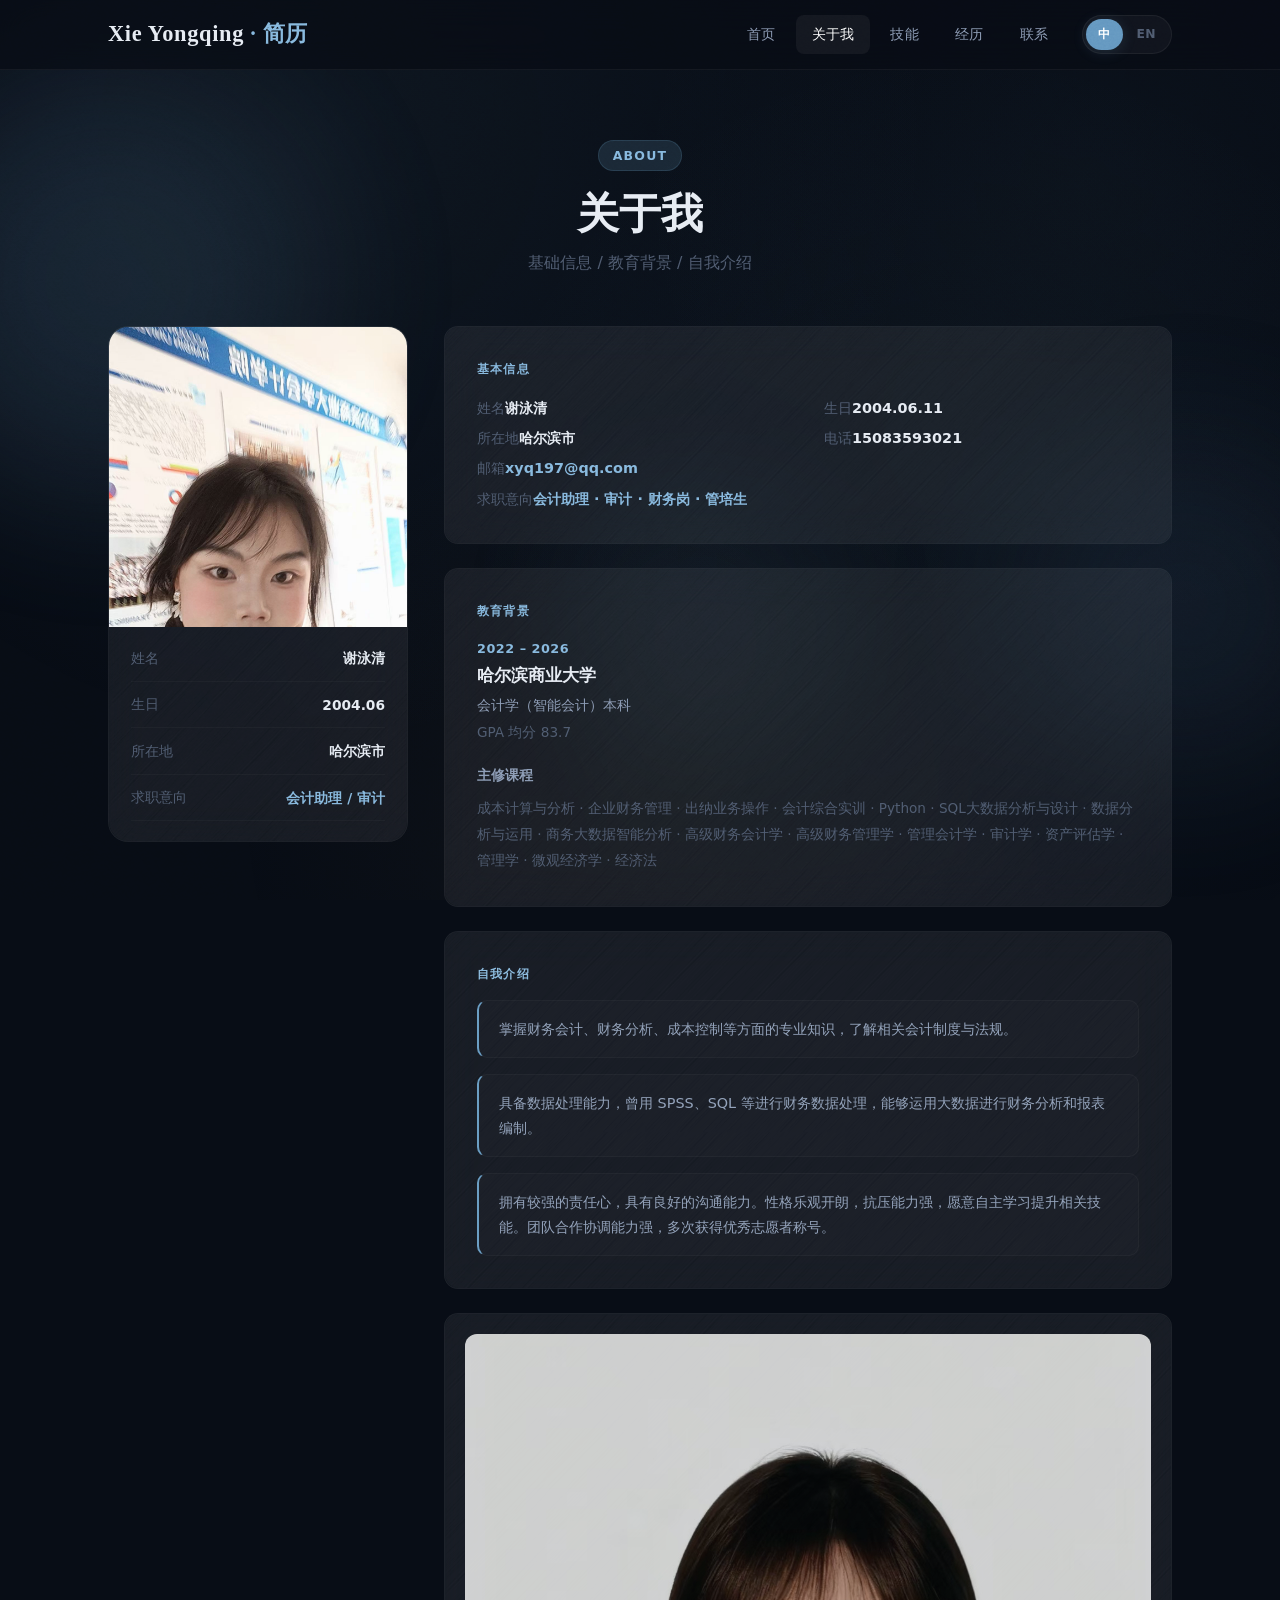
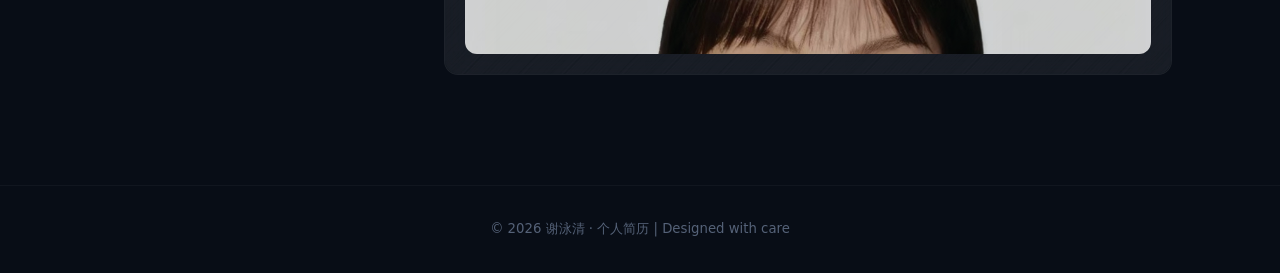
<file: about.html>
<!DOCTYPE html>
<html lang="zh-CN">
<head>
  <meta charset="UTF-8">
  <meta name="viewport" content="width=device-width, initial-scale=1.0">
  <meta name="description" content="About Xie Yongqing">
  <title>关于我 · 谢泳清</title>
  <link rel="stylesheet" href="css/style.css">
</head>
<body class="page-transition">

  <div class="orb orb-1"></div>
  <div class="orb orb-2"></div>
  <div class="orb orb-3"></div>
  <div class="grain-overlay"></div>

  <nav class="navbar">
    <div class="nav-inner">
      <a href="index.html" class="nav-brand">Xie Yongqing <span data-i18n="brand.sub">· 简历</span></a>
      <ul class="nav-links">
        <li><a href="index.html" data-i18n="nav.home">首页</a></li>
        <li><a href="about.html" class="active" data-i18n="nav.about">关于我</a></li>
        <li><a href="skills.html" data-i18n="nav.skills">技能</a></li>
        <li><a href="experience.html" data-i18n="nav.experience">经历</a></li>
        <li><a href="contact.html" data-i18n="nav.contact">联系</a></li>
        <li><div class="lang-toggle">
          <span class="lang-option active" data-lang="zh">中</span>
          <span class="lang-option" data-lang="en">EN</span>
        </div></li>
      </ul>
      <button class="menu-btn" aria-label="Menu"><span></span><span></span><span></span></button>
    </div>
  </nav>

  <section class="sub-hero">
    <div class="container reveal">
      <span class="section-tag" data-i18n="about.tag">About</span>
      <h1 data-i18n="about.title">关于我</h1>
      <p data-i18n="about.subtitle">基础信息 / 教育背景 / 自我介绍</p>
    </div>
  </section>

  <section class="section" style="padding-top:0;">
    <div class="container">
      <div class="about-grid">

        <!-- SIDEBAR -->
        <aside class="about-side reveal">
          <div class="glass glass-lg avatar-card" style="padding:0;overflow:hidden;">
            <img src="assets/profile.jpg" alt="Xie Yongqing">
            <div class="info-list">
              <div class="info-row"><span class="info-lbl" data-i18n="about.name">姓名</span><span class="info-val">谢泳清</span></div>
              <div class="info-row"><span class="info-lbl" data-i18n="about.dob">生日</span><span class="info-val">2004.06</span></div>
              <div class="info-row"><span class="info-lbl" data-i18n="about.location">所在地</span><span class="info-val">哈尔滨市</span></div>
              <div class="info-row"><span class="info-lbl" data-i18n="about.target">求职意向</span><span class="info-val" style="color:var(--accent-light);">会计助理 / 审计</span></div>
            </div>
          </div>
        </aside>

        <!-- MAIN -->
        <div class="about-main">

          <div class="glass content-card reveal">
            <div class="card-tag" data-i18n="about.basic">基本信息</div>
            <div style="display:grid;grid-template-columns:1fr 1fr;gap:6px 32px;font-size:0.9rem;">
              <div class="info-row"><span class="info-lbl" data-i18n="about.name">姓名</span><span class="info-val">谢泳清</span></div>
              <div class="info-row"><span class="info-lbl" data-i18n="about.dob">生日</span><span class="info-val">2004.06.11</span></div>
              <div class="info-row"><span class="info-lbl" data-i18n="about.location">所在地</span><span class="info-val">哈尔滨市</span></div>
              <div class="info-row"><span class="info-lbl" data-i18n="about.phone">电话</span><span class="info-val">15083593021</span></div>
              <div class="info-row" style="grid-column:1/-1;"><span class="info-lbl" data-i18n="about.email">邮箱</span><a href="mailto:xyq197@qq.com" class="info-val">xyq197@qq.com</a></div>
              <div class="info-row" style="grid-column:1/-1;"><span class="info-lbl" data-i18n="about.target">求职意向</span><span class="info-val" style="color:var(--accent-light);">会计助理 · 审计 · 财务岗 · 管培生</span></div>
            </div>
          </div>

          <div class="glass content-card reveal">
            <div class="card-tag" data-i18n="about.edu">教育背景</div>
            <div class="edu-block">
              <div class="edu-date" data-i18n="about.edu.date">2022 – 2026</div>
              <div class="edu-name" data-i18n="about.edu.school">哈尔滨商业大学</div>
              <div class="edu-major" data-i18n="about.edu.major">会计学（智能会计）本科</div>
              <div class="edu-detail" data-i18n="about.edu.gpa">GPA 均分 83.7</div>
            </div>
            <div style="margin-top:16px;">
              <div style="font-weight:600;font-size:0.88rem;color:var(--text-secondary);margin-bottom:8px;" data-i18n="about.edu.courses">主修课程</div>
              <p style="color:var(--text-muted);font-size:0.85rem;line-height:1.9;">
                成本计算与分析 · 企业财务管理 · 出纳业务操作 · 会计综合实训 · Python · SQL大数据分析与设计 · 数据分析与运用 · 商务大数据智能分析 · 高级财务会计学 · 高级财务管理学 · 管理会计学 · 审计学 · 资产评估学 · 管理学 · 微观经济学 · 经济法
              </p>
            </div>
          </div>

          <div class="glass content-card reveal">
            <div class="card-tag" data-i18n="about.self">自我介绍</div>
            <ul class="bio-list">
              <li data-i18n="about.self.1">掌握财务会计、财务分析、成本控制等方面的专业知识，了解相关会计制度与法规。</li>
              <li data-i18n="about.self.2">具备数据处理能力，曾用 SPSS、SQL 等进行财务数据处理，能够运用大数据进行财务分析和报表编制。</li>
              <li data-i18n="about.self.3">拥有较强的责任心，具有良好的沟通能力。性格乐观开朗，抗压能力强，愿意自主学习提升相关技能。团队合作协调能力强，多次获得优秀志愿者称号。</li>
            </ul>
          </div>

          <div class="glass content-card reveal" style="text-align:center;padding:20px;">
            <img src="assets/about-photo.jpg" alt="Xie Yongqing" style="border-radius:12px;max-height:320px;width:100%;object-fit:cover;object-position:center 15%;opacity:0.8;">
          </div>

        </div>
      </div>
    </div>
  </section>

  <footer class="footer">
    <div class="container"><p data-i18n="footer">© 2026 谢泳清 · 个人简历 | Designed with care</p></div>
  </footer>

  <script src="js/main.js"></script>
</body>
</html>
</file>
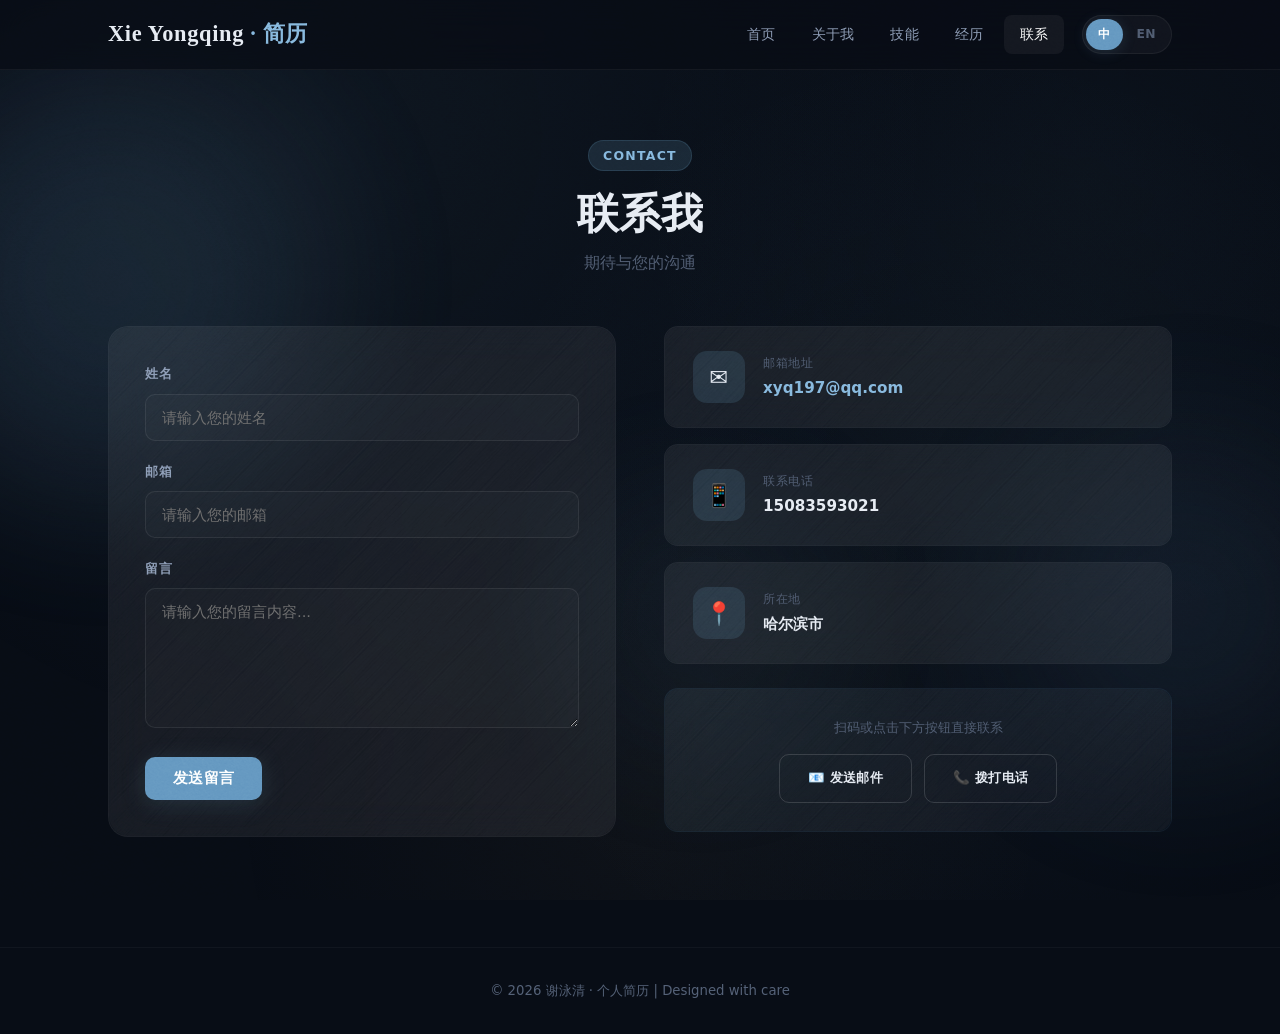
<file: contact.html>
<!DOCTYPE html>
<html lang="zh-CN">
<head>
  <meta charset="UTF-8">
  <meta name="viewport" content="width=device-width, initial-scale=1.0">
  <meta name="description" content="Contact Xie Yongqing">
  <title>联系 · 谢泳清</title>
  <link rel="stylesheet" href="css/style.css">
</head>
<body class="page-transition">

  <div class="orb orb-1"></div>
  <div class="orb orb-2"></div>
  <div class="orb orb-3"></div>
  <div class="grain-overlay"></div>

  <nav class="navbar">
    <div class="nav-inner">
      <a href="index.html" class="nav-brand">Xie Yongqing <span data-i18n="brand.sub">· 简历</span></a>
      <ul class="nav-links">
        <li><a href="index.html" data-i18n="nav.home">首页</a></li>
        <li><a href="about.html" data-i18n="nav.about">关于我</a></li>
        <li><a href="skills.html" data-i18n="nav.skills">技能</a></li>
        <li><a href="experience.html" data-i18n="nav.experience">经历</a></li>
        <li><a href="contact.html" class="active" data-i18n="nav.contact">联系</a></li>
        <li><div class="lang-toggle">
          <span class="lang-option active" data-lang="zh">中</span>
          <span class="lang-option" data-lang="en">EN</span>
        </div></li>
      </ul>
      <button class="menu-btn" aria-label="Menu"><span></span><span></span><span></span></button>
    </div>
  </nav>

  <section class="sub-hero">
    <div class="container reveal">
      <span class="section-tag" data-i18n="contact.tag">Contact</span>
      <h1 data-i18n="contact.title">联系我</h1>
      <p data-i18n="contact.subtitle">期待与您的沟通</p>
    </div>
  </section>

  <section class="section" style="padding-top:0;">
    <div class="container">
      <div class="contact-split">

        <!-- Form -->
        <div class="glass glass-lg contact-form-panel reveal">
          <form id="contactForm">
            <div class="form-group">
              <label for="contactName" data-i18n="contact.name">姓名</label>
              <input type="text" id="contactName" data-i18n="contact.name.ph" placeholder="请输入您的姓名" required>
            </div>
            <div class="form-group">
              <label for="contactEmail" data-i18n="contact.email">邮箱</label>
              <input type="email" id="contactEmail" data-i18n="contact.email.ph" placeholder="请输入您的邮箱" required>
            </div>
            <div class="form-group">
              <label for="contactMsg" data-i18n="contact.msg">留言</label>
              <textarea id="contactMsg" data-i18n="contact.msg.ph" placeholder="请输入您的留言内容..." required></textarea>
            </div>
            <button type="submit" class="btn btn-primary" data-i18n="contact.submit">发送留言</button>
          </form>
        </div>

        <!-- Info -->
        <div class="contact-info-panel reveal">
          <div class="glass ci-block">
            <div class="ci-ic">✉️</div>
            <div>
              <div class="ci-lbl" data-i18n="contact.email.label">邮箱地址</div>
              <a href="mailto:xyq197@qq.com" class="ci-val">xyq197@qq.com</a>
            </div>
          </div>
          <div class="glass ci-block">
            <div class="ci-ic">📱</div>
            <div>
              <div class="ci-lbl" data-i18n="contact.phone.label">联系电话</div>
              <div class="ci-val">15083593021</div>
            </div>
          </div>
          <div class="glass ci-block">
            <div class="ci-ic">📍</div>
            <div>
              <div class="ci-lbl" data-i18n="contact.location.label">所在地</div>
              <div class="ci-val">哈尔滨市</div>
            </div>
          </div>

          <div class="glass contact-extra">
            <p style="color:var(--text-muted);font-size:0.83rem;margin-bottom:14px;">扫码或点击下方按钮直接联系</p>
            <div style="display:flex;gap:12px;justify-content:center;">
              <a href="mailto:xyq197@qq.com" class="btn btn-outline" style="font-size:0.83rem;">📧 发送邮件</a>
              <a href="tel:15083593021" class="btn btn-outline" style="font-size:0.83rem;">📞 拨打电话</a>
            </div>
          </div>
        </div>

      </div>
    </div>
  </section>

  <footer class="footer">
    <div class="container"><p data-i18n="footer">© 2026 谢泳清 · 个人简历 | Designed with care</p></div>
  </footer>

  <script src="js/main.js"></script>
</body>
</html>
</file>
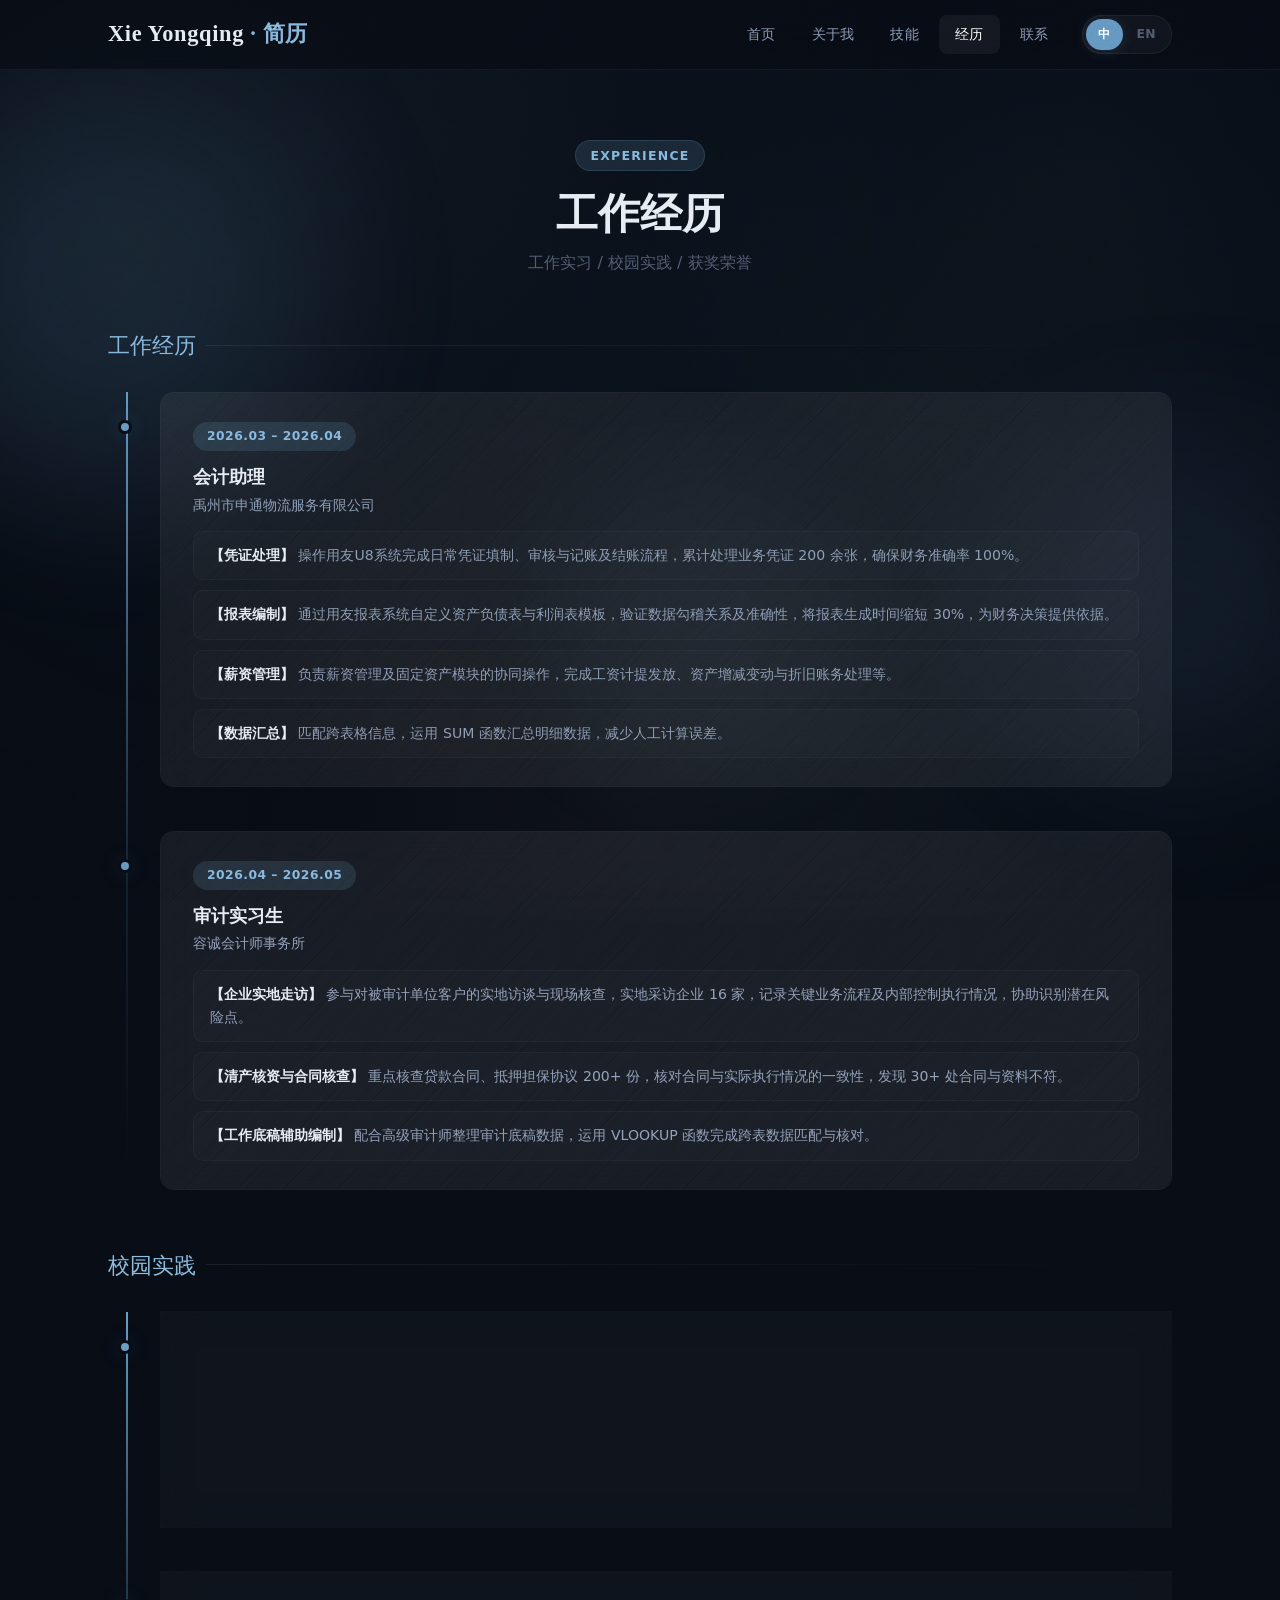
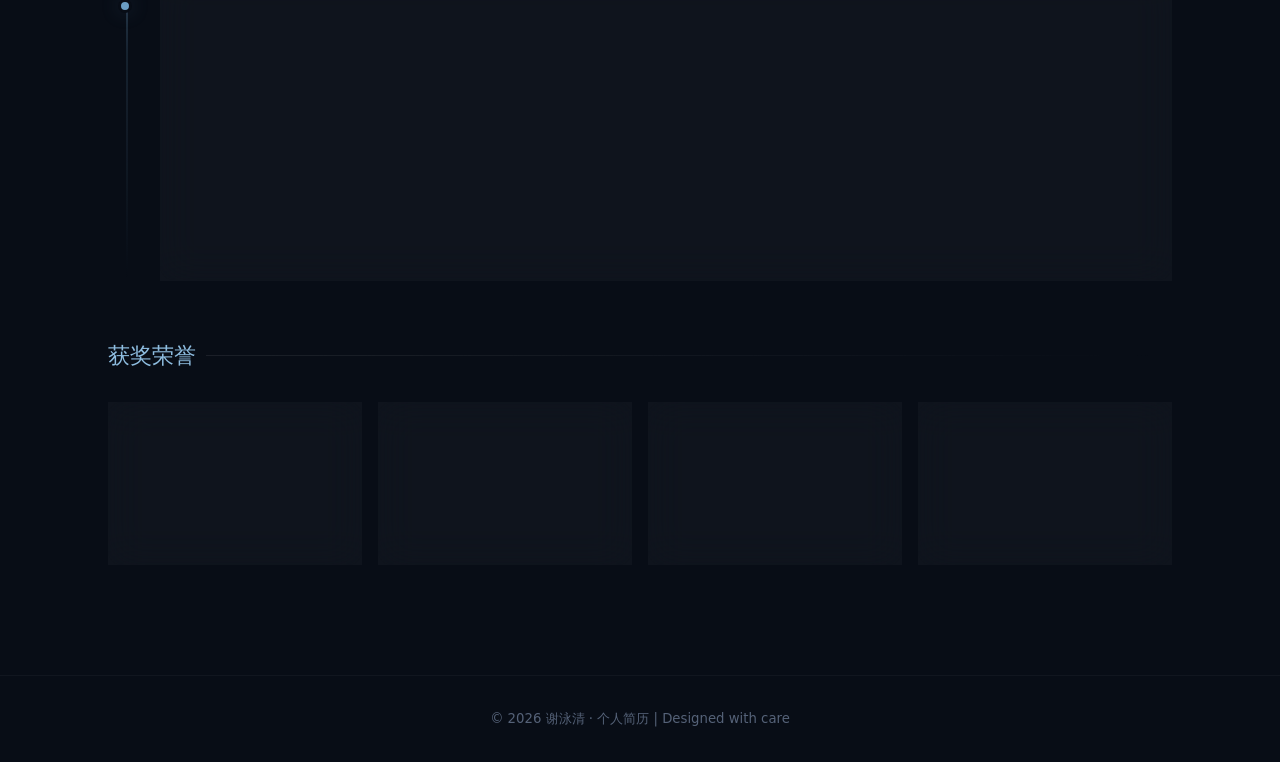
<file: experience.html>
<!DOCTYPE html>
<html lang="zh-CN">
<head>
  <meta charset="UTF-8">
  <meta name="viewport" content="width=device-width, initial-scale=1.0">
  <meta name="description" content="Xie Yongqing - Experience">
  <title>经历 · 谢泳清</title>
  <link rel="stylesheet" href="css/style.css">
</head>
<body class="page-transition">

  <div class="orb orb-1"></div>
  <div class="orb orb-2"></div>
  <div class="orb orb-3"></div>
  <div class="grain-overlay"></div>

  <nav class="navbar">
    <div class="nav-inner">
      <a href="index.html" class="nav-brand">Xie Yongqing <span data-i18n="brand.sub">· 简历</span></a>
      <ul class="nav-links">
        <li><a href="index.html" data-i18n="nav.home">首页</a></li>
        <li><a href="about.html" data-i18n="nav.about">关于我</a></li>
        <li><a href="skills.html" data-i18n="nav.skills">技能</a></li>
        <li><a href="experience.html" class="active" data-i18n="nav.experience">经历</a></li>
        <li><a href="contact.html" data-i18n="nav.contact">联系</a></li>
        <li><div class="lang-toggle">
          <span class="lang-option active" data-lang="zh">中</span>
          <span class="lang-option" data-lang="en">EN</span>
        </div></li>
      </ul>
      <button class="menu-btn" aria-label="Menu"><span></span><span></span><span></span></button>
    </div>
  </nav>

  <section class="sub-hero">
    <div class="container reveal">
      <span class="section-tag" data-i18n="exp.tag">Experience</span>
      <h1 data-i18n="exp.title">实践经历</h1>
      <p data-i18n="exp.subtitle">工作实习 / 校园实践 / 获奖荣誉</p>
    </div>
  </section>

  <section class="section" style="padding-top:0;">
    <div class="container">

      <!-- Work Experience -->
      <div style="margin-bottom:56px;" class="reveal">
        <div class="exp-section-title" data-i18n="exp.work">工作经历</div>

        <div class="timeline-rich">
          <div class="tl-block">
            <div class="glass tl-card">
              <span class="tl-period" data-i18n="exp.job1.date">2026.03 – 2026.04</span>
              <div class="tl-role" data-i18n="exp.job1.title">会计助理</div>
              <div class="tl-org" data-i18n="exp.job1.org">北京通达商贸有限公司</div>
              <ul class="tl-details">
                <li><strong>【凭证处理】</strong> <span data-i18n="exp.job1.d1">操作用友U8系统完成日常凭证填制、审核与记账及结账流程，累计处理业务凭证 200 余张，确保财务准确率 100%。</span></li>
                <li><strong>【报表编制】</strong> <span data-i18n="exp.job1.d2">通过用友报表系统自定义资产负债表与利润表模板，验证数据勾稽关系及准确性，将报表生成时间缩短 30%，为财务决策提供依据。</span></li>
                <li><strong>【薪资管理】</strong> <span data-i18n="exp.job1.d3">负责薪资管理及固定资产模块的协同操作，完成工资计提发放、资产增减变动与折旧账务处理等。</span></li>
                <li><strong>【数据汇总】</strong> <span data-i18n="exp.job1.d4">匹配跨表格信息，运用 SUM 函数汇总明细数据，减少人工计算误差。</span></li>
              </ul>
            </div>
          </div>

          <div class="tl-block">
            <div class="glass tl-card">
              <span class="tl-period" data-i18n="exp.job2.date">2026.04 – 2026.05</span>
              <div class="tl-role" data-i18n="exp.job2.title">审计实习生</div>
              <div class="tl-org" data-i18n="exp.job2.org">容诚会计师事务所</div>
              <ul class="tl-details">
                <li><strong>【企业实地走访】</strong> <span data-i18n="exp.job2.d1">参与对被审计单位客户的实地访谈与现场核查，实地采访企业 16 家，记录关键业务流程及内部控制执行情况，协助识别潜在风险点。</span></li>
                <li><strong>【清产核资与合同核查】</strong> <span data-i18n="exp.job2.d2">重点核查贷款合同、抵押担保协议 200+ 份，核对合同与实际执行情况的一致性，发现 30+ 处合同与资料不符。</span></li>
                <li><strong>【工作底稿辅助编制】</strong> <span data-i18n="exp.job2.d3">配合高级审计师整理审计底稿数据，运用 VLOOKUP 函数完成跨表数据匹配与核对。</span></li>
              </ul>
            </div>
          </div>
        </div>
      </div>

      <!-- Campus Practice -->
      <div style="margin-bottom:56px;" class="reveal">
        <div class="exp-section-title" data-i18n="exp.campus">校园实践</div>

        <div class="timeline-rich">
          <div class="tl-block">
            <div class="glass tl-card">
              <span class="tl-period" data-i18n="exp.campus1.date">2024.11</span>
              <div class="tl-role" data-i18n="exp.campus1.title">百城元通智慧企业数据分析大赛</div>
              <div class="tl-org" style="color:var(--gold);">🏆 <span data-i18n="exp.campus1.award">国家级三等奖</span></div>
              <p style="color:var(--text-secondary);font-size:0.88rem;line-height:1.7;margin-top:8px;" data-i18n="exp.campus1.desc">负责银行回单整理与凭证制作，通过SQL系统完成总账、明细账及三大报表的编制。利用SQL、PowerBI进行财务数据清洗、转化与可视化分析，提升数据处理效率约30%。</p>
            </div>
          </div>

          <div class="tl-block">
            <div class="glass tl-card">
              <span class="tl-period" data-i18n="exp.campus2.date">2025.05</span>
              <div class="tl-role" data-i18n="exp.campus2.title">哈尔滨万顺信息科技有限公司 — 会计综合业务实训</div>
              <ul class="tl-details" style="margin-top:12px;">
                <li><strong>【账务流程处理】</strong> <span data-i18n="exp.campus2.d1">独立完成凭证审核、账簿登记及期末结账的全流程，累计处理 500+ 原始凭证与账簿。</span></li>
                <li><strong>【多种税务申报】</strong> <span data-i18n="exp.campus2.d2">模拟计算增值税、企业所得税及个人所得税应纳税额，完成纳税申报操作。</span></li>
                <li><strong>【成本核算分析】</strong> <span data-i18n="exp.campus2.d3">运用品种法/分批法核算产品成本，拆解材料、人工、制造费用组成，撰写成本分析报告。</span></li>
              </ul>
            </div>
          </div>
        </div>
      </div>

      <!-- Awards -->
      <div class="reveal">
        <div class="exp-section-title" data-i18n="exp.awards">获奖荣誉</div>
        <div class="award-grid">
          <div class="glass award-card">
            <div class="aw-ic">🏆</div>
            <div class="aw-nm" data-i18n="exp.award1.title">大学生创新创业大赛</div>
            <div class="aw-lv" data-i18n="exp.award1.level">校级奖</div>
          </div>
          <div class="glass award-card">
            <div class="aw-ic">📋</div>
            <div class="aw-nm" data-i18n="exp.award2.title">企业税务技能大赛</div>
            <div class="aw-lv" data-i18n="exp.award2.level">优异成绩</div>
          </div>
          <div class="glass award-card">
            <div class="aw-ic">⭐</div>
            <div class="aw-nm" data-i18n="exp.award3.title">优秀志愿者</div>
            <div class="aw-lv" data-i18n="exp.award3.level">多次获得</div>
          </div>
          <div class="glass award-card">
            <div class="aw-ic">📊</div>
            <div class="aw-nm">BDA 数据分析师考试</div>
            <div class="aw-lv" style="color:var(--accent-light);">取得优异成绩</div>
          </div>
        </div>
      </div>

    </div>
  </section>

  <footer class="footer">
    <div class="container"><p data-i18n="footer">© 2026 谢泳清 · 个人简历 | Designed with care</p></div>
  </footer>

  <script src="js/main.js"></script>
</body>
</html>
</file>
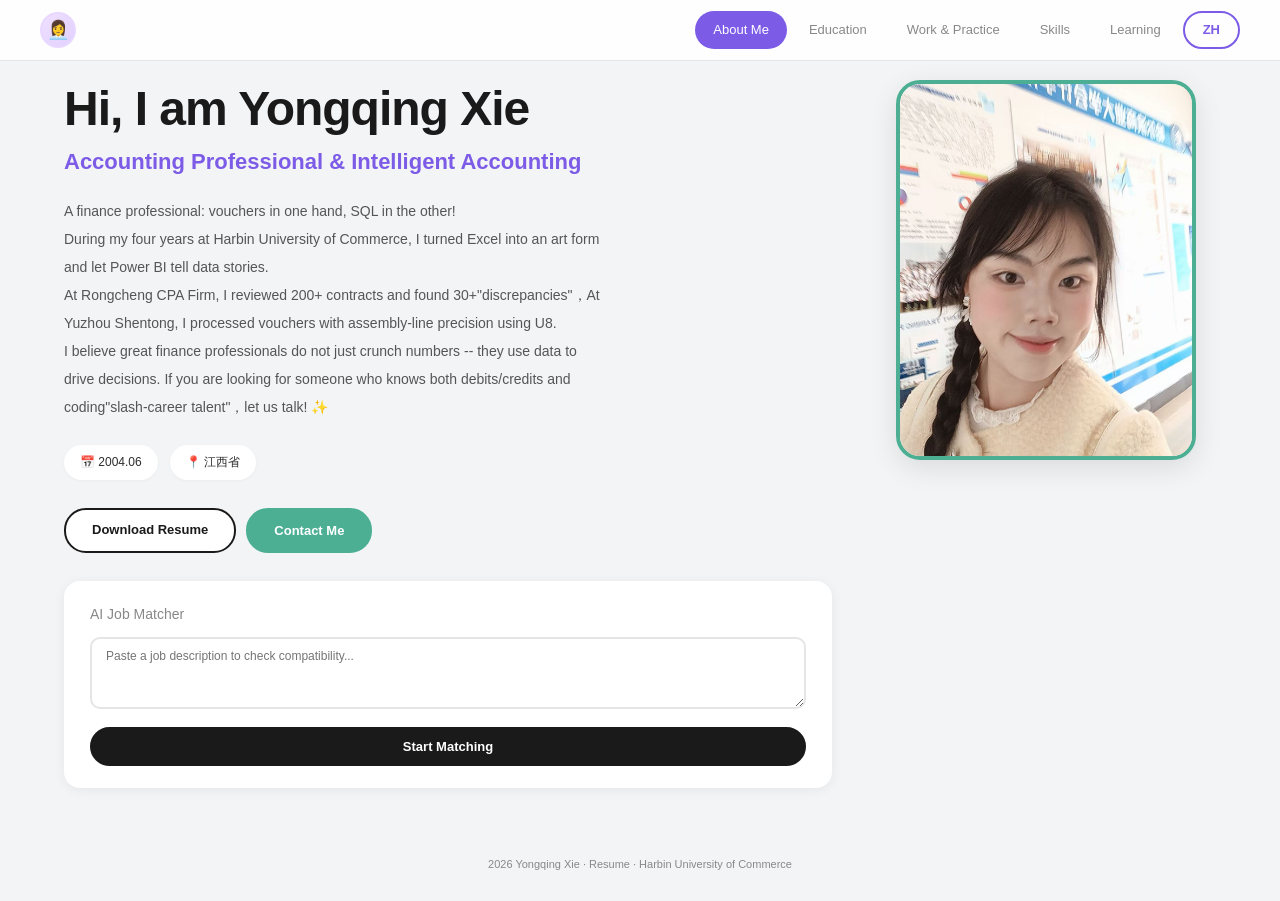
<file: index-en.html>
<!DOCTYPE html>
<html lang="zh-CN">
<head>
<meta charset="UTF-8">
<meta name="viewport" content="width=device-width, initial-scale=1.0">
<title>Yongqing Xie - Resume</title>
<style>
:root {
  --bg: #f3f4f6;
  --white: #fff;
  --black: #1a1a1a;
  --dark: #2d2d2d;
  --gray: #888;
  --light-gray: #e5e5e5;
  --lighter-gray: #f8f8f8;
  --purple: #7c5ce7;
  --light-purple: #f3efff;
  --green: #4caf93;
  --light-green: #e8f7f0;
  --blue: #5b9bd5;
  --light-blue: #eef5fb;
  --orange: #f0a060;
  --light-orange: #fef5ec;
  --pink: #e8788a;
  --light-pink: #fef0f3;
  --yellow: #e8c84c;
  --light-yellow: #fdf8e6;
  --shadow-sm: 0 1px 3px rgba(0,0,0,0.04);
  --shadow: 0 2px 12px rgba(0,0,0,0.06);
  --shadow-lg: 0 8px 28px rgba(0,0,0,0.10);
  --radius: 16px;
  --radius-sm: 10px;
  --radius-xs: 8px;
  --font: 'PingFang SC', 'Microsoft YaHei', 'Segoe UI', 'Helvetica Neue', sans-serif;
}
* { margin:0; padding:0; box-sizing:border-box; }
html { scroll-behavior:smooth; overflow-y:scroll; }
body { font-family:var(--font); background:var(--bg); color:var(--dark); line-height:1.6; -webkit-font-smoothing:antialiased; }

/* Nav */
.navbar {
  position:fixed; top:0; left:0; right:0; z-index:1000;
  background:rgba(255,255,255,0.9); backdrop-filter:blur(12px);
  border-bottom:1px solid var(--light-gray); padding:0 24px;
}
.nav-inner {
  max-width:1200px; margin:0 auto; display:flex;
  align-items:center; justify-content:space-between; height:60px;
}
.nav-brand { display:flex; align-items:center; gap:8px; text-decoration:none; cursor:pointer; }
.nav-avatar {
  width:36px; height:36px; border-radius:50%;
  background:linear-gradient(135deg,#f0e0ff,#e0d0ff);
  display:flex; align-items:center; justify-content:center;
  font-size:18px; color:var(--purple); border:2px solid #e8d8ff;
}
.nav-links { display:flex; gap:4px; }
.nav-link {
  padding:7px 18px; border-radius:20px; text-decoration:none;
  color:var(--gray); font-size:13px; font-weight:500;
  transition:all .25s; cursor:pointer; border:none;
  background:transparent; font-family:var(--font);
}
.nav-link:hover { color:var(--dark); background:var(--lighter-gray); }
.nav-link.active { background:var(--purple); color:#fff; }
.nav-link.lang-btn { background:transparent; color:var(--purple); font-weight:700; border:2px solid var(--purple); }
.nav-link.lang-btn:hover { background:var(--purple); color:#fff; }
.menu-btn { display:none; flex-direction:column; gap:5px; cursor:pointer; background:none; border:none; padding:8px; z-index:1001; }
.menu-btn span { display:block; width:22px; height:2px; background:var(--black); border-radius:2px; transition:all .3s; }

/* Main */
.main { max-width:1200px; margin:0 auto; padding:80px 24px 40px; }
.section { display:none; animation:fadeIn .45s ease; }
.section.active { display:block; }
@keyframes fadeIn { from{opacity:0;transform:translateY(12px);} to{opacity:1;transform:translateY(0);} }

/* About */
.about-grid { display:grid; grid-template-columns:1fr 340px; gap:44px; align-items:start; }
.about-name { font-size:48px; font-weight:800; color:var(--black); letter-spacing:-1px; line-height:1.2; margin-bottom:6px; }
.about-title { font-size:22px; font-weight:600; color:var(--purple); margin-bottom:18px; }
.about-bio { font-size:14px; color:#555; line-height:2; margin-bottom:24px; max-width:540px; }
.about-btns { display:flex; gap:10px; margin-bottom:28px; flex-wrap:wrap; }
.btn {
  padding:10px 26px; border-radius:22px; font-size:13px; font-weight:600;
  cursor:pointer; transition:all .25s; text-decoration:none;
  display:inline-flex; align-items:center; gap:6px;
  border:2px solid transparent; font-family:var(--font);
}
.btn-outline { background:var(--white); color:var(--black); border-color:var(--black); }
.btn-outline:hover { background:var(--black); color:var(--white); }
.btn-primary { background:var(--green); color:var(--white); border-color:var(--green); }
.btn-primary:hover { background:#3d9a7a; }
.btn-dark { background:var(--black); color:var(--white); border-color:var(--black); }
.btn-dark:hover { background:#333; }
.info-bar { display:flex; flex-wrap:wrap; gap:12px; margin-bottom:28px; }
.info-pill {
  display:flex; align-items:center; gap:6px;
  background:var(--white); padding:8px 16px; border-radius:20px;
  box-shadow:var(--shadow-sm); font-size:12px; color:var(--dark);
}
.photo-wrap { position:relative; }
.photo-frame {
  width:300px; height:380px; border-radius:24px; overflow:hidden;
  border:4px solid var(--green); box-shadow:var(--shadow-lg); margin:0 auto;
}
.photo-frame img { width:100%; height:100%; object-fit:cover; }

/* AI Card */
.ai-card {
  background:var(--white); border-radius:var(--radius);
  padding:22px 26px; box-shadow:var(--shadow); margin-top:20px;
}
.ai-card h3 { font-size:14px; color:var(--gray); font-weight:500; margin-bottom:12px; }
.ai-card textarea {
  width:100%; height:72px; border:2px solid var(--light-gray);
  border-radius:var(--radius-sm); padding:10px 14px; font-size:12px;
  resize:vertical; font-family:var(--font); color:var(--dark);
}
.ai-card textarea:focus { outline:none; border-color:var(--purple); }
.ai-card .btn-dark { margin-top:10px; width:100%; justify-content:center; }

/* Section Title */
.sec-title { font-size:30px; font-weight:800; color:var(--black); margin-bottom:4px; letter-spacing:-.5px; }
.sec-sub { font-size:13px; color:var(--gray); text-transform:uppercase; letter-spacing:2px; margin-bottom:32px; }

/* Cards */
.card { background:var(--white); border-radius:var(--radius); padding:26px; box-shadow:var(--shadow); transition:all .3s; }
.card:hover { box-shadow:var(--shadow-lg); transform:translateY(-2px); }
.grid-2 { display:grid; gap:18px; grid-template-columns:1fr 1fr; }
.grid-3 { display:grid; gap:18px; grid-template-columns:1fr 1fr 1fr; }
.grid-4 { display:grid; gap:16px; grid-template-columns:1fr 1fr 1fr 1fr; }

/* Education */
.edu-card { background:var(--white); border-radius:var(--radius); padding:30px; box-shadow:var(--shadow); border-left:4px solid var(--purple); }
.edu-period { font-size:12px; color:var(--purple); font-weight:600; letter-spacing:1px; margin-bottom:6px; }
.edu-school { font-size:21px; font-weight:700; color:var(--black); margin-bottom:2px; }
.edu-major { font-size:14px; color:#555; margin-bottom:14px; }
.edu-gpa { display:inline-flex; align-items:center; gap:6px; background:var(--light-purple); color:var(--purple); padding:5px 14px; border-radius:18px; font-size:13px; font-weight:600; margin-bottom:18px; }
.edu-courses h4 { font-size:13px; font-weight:600; color:var(--dark); margin-bottom:10px; }
.tags { display:flex; flex-wrap:wrap; gap:7px; }
.tag { padding:5px 13px; background:var(--lighter-gray); border-radius:14px; font-size:11px; color:#555; transition:all .2s; }
.tag:hover { background:#e0d8f8; color:var(--purple); }

/* Experience */
.exp-card { background:var(--white); border-radius:var(--radius); box-shadow:var(--shadow); overflow:hidden; transition:all .3s; }
.exp-card:hover { box-shadow:var(--shadow-lg); }
.exp-hd { padding:22px 26px; border-bottom:1px solid var(--light-gray); display:flex; justify-content:space-between; align-items:flex-start; flex-wrap:wrap; gap:10px; }
.exp-co { font-size:17px; font-weight:700; color:var(--black); }
.exp-role { font-size:13px; color:var(--purple); font-weight:500; }
.exp-date { font-size:12px; color:var(--gray); background:var(--lighter-gray); padding:3px 12px; border-radius:14px; white-space:nowrap; }
.exp-bd { padding:22px 26px; }
.exp-bd h4 { font-size:13px; font-weight:600; color:var(--dark); margin-bottom:10px; margin-top:16px; }
.exp-bd h4:first-child { margin-top:0; }
.exp-list { list-style:none; display:flex; flex-direction:column; gap:6px; }
.exp-list li { padding-left:18px; position:relative; font-size:13px; color:#555; line-height:1.7; }
.exp-list li::before { content:'•'; position:absolute; left:3px; color:var(--purple); font-weight:bold; }
/* New exp cards */
.exp-grid-new { display:grid; grid-template-columns:1fr 1fr; gap:18px; }
.exp-card-new {
  background:var(--white); border-radius:var(--radius); padding:22px 24px;
  box-shadow:var(--shadow); cursor:pointer; transition:all .3s;
  border-top:4px solid transparent; position:relative; overflow:hidden;
}
.exp-card-new:hover { box-shadow:var(--shadow-lg); transform:translateY(-3px); }
.exp-card-new.accent-blue { border-top-color:var(--blue); }
.exp-card-new.accent-purple { border-top-color:var(--purple); }
.exp-card-new.accent-green { border-top-color:var(--green); }
.exp-card-new.accent-orange { border-top-color:var(--orange); }
.exp-card-top { display:flex; align-items:center; justify-content:space-between; margin-bottom:10px; }
.exp-card-icon { width:38px; height:38px; border-radius:10px; display:flex; align-items:center; justify-content:center; font-size:20px; }
.accent-blue .exp-card-icon { background:var(--light-blue); }
.accent-purple .exp-card-icon { background:var(--light-purple); }
.accent-green .exp-card-icon { background:var(--light-green); }
.accent-orange .exp-card-icon { background:var(--light-orange); }
.exp-chip { font-size:11px; color:var(--gray); background:var(--lighter-gray); padding:3px 10px; border-radius:12px; }
.exp-card-new h4 { font-size:16px; font-weight:700; color:var(--black); margin-bottom:2px; }
.exp-card-role { font-size:13px; color:var(--purple); font-weight:500; margin-bottom:8px; }
.exp-card-desc { font-size:12px; color:#666; line-height:1.6; }
.exp-card-hint { font-size:11px; color:var(--blue); margin-top:10px; font-weight:500; }

/* Exp detail modal */
.exp-detail-header { display:flex; align-items:flex-start; gap:16px; margin-bottom:24px; }
.exp-detail-icon { width:56px; height:56px; border-radius:14px; display:flex; align-items:center; justify-content:center; font-size:28px; flex-shrink:0; }
.exp-detail-icon.blue { background:var(--light-blue); }
.exp-detail-icon.purple { background:var(--light-purple); }
.exp-detail-icon.green { background:var(--light-green); }
.exp-detail-icon.orange { background:var(--light-orange); }
.exp-detail-meta h3 { font-size:20px; font-weight:700; color:var(--black); margin-bottom:2px; }
.exp-detail-meta .role { font-size:14px; color:var(--purple); font-weight:500; }
.exp-detail-meta .date { font-size:12px; color:var(--gray); margin-top:2px; }
.exp-detail-section { margin-bottom:22px; }
.exp-detail-section h4 { font-size:15px; font-weight:700; color:var(--black); margin-bottom:12px; }
.exp-detail-section h4 span { font-size:11px; color:var(--gray); text-transform:uppercase; letter-spacing:1px; font-weight:400; margin-left:8px; }
.exp-detail-cards { display:grid; grid-template-columns:1fr 1fr; gap:12px; }
.exp-detail-card { padding:14px 16px; border-radius:var(--radius-xs); font-size:12px; line-height:1.7; }
.exp-detail-card strong { display:block; font-size:13px; margin-bottom:3px; }
.exp-detail-card.c-blue { background:rgba(91,155,213,0.10); color:#3a5670; }
.exp-detail-card.c-purple { background:rgba(124,92,231,0.08); color:#4a3868; }
.exp-detail-card.c-green { background:rgba(76,175,147,0.10); color:#3a5a4a; }
.exp-detail-card.c-orange { background:rgba(240,160,96,0.10); color:#6a4830; }
.exp-detail-card.c-pink { background:rgba(232,120,138,0.10); color:#6a3848; }
.exp-stat-row { display:flex; gap:14px; flex-wrap:wrap; margin-bottom:20px; }
.exp-stat { flex:1; min-width:80px; background:rgba(0,0,0,0.02); border-radius:var(--radius-xs); padding:14px; text-align:center; }
.exp-stat .num { font-size:24px; font-weight:800; }
.exp-stat .lbl { font-size:11px; color:var(--gray); margin-top:2px; }
.accent-blue .num { color:var(--blue); }
.accent-purple .num { color:var(--purple); }
.accent-green .num { color:var(--green); }
.accent-orange .num { color:var(--orange); }

@media (max-width:860px) {
  .about-grid { grid-template-columns:1fr; gap:28px; }
  .photo-wrap { order:-1; }
  .photo-frame { width:200px; height:260px; }
  .about-name { font-size:34px; }
  .about-title { font-size:17px; }
  .grid-2,.grid-3,.grid-4 { grid-template-columns:1fr; }
  .skill-cards { grid-template-columns:1fr; }
  .cert-grid { grid-template-columns:1fr 1fr; }
  .proj-grid { grid-template-columns:1fr; }
  .exp-grid-new { grid-template-columns:1fr; }
  .exp-detail-cards { grid-template-columns:1fr; }
  .nav-links { display:none; flex-direction:column; position:absolute; top:60px; left:0; right:0; background:rgba(255,255,255,0.96); backdrop-filter:blur(20px); padding:16px 24px; gap:8px; border-bottom:1px solid var(--light-gray); box-shadow:var(--shadow); }
  .nav-links.open { display:flex; }
  .nav-link { width:100%; text-align:center; padding:12px; font-size:14px; }
  .menu-btn { display:flex; }
  .nav-inner { justify-content:space-between; }
}

/* Skills */
.skill-group { margin-bottom:28px; }
.skill-group h3 { font-size:16px; font-weight:700; color:var(--black); margin-bottom:14px; }
.skill-cards { display:grid; grid-template-columns:1fr 1fr; gap:14px; }
.skill-card { background:var(--white); border-radius:var(--radius-sm); padding:18px 22px; box-shadow:var(--shadow); }
.sk-hd { display:flex; justify-content:space-between; align-items:center; margin-bottom:8px; }
.sk-nm { font-size:13px; font-weight:600; color:var(--dark); }
.sk-lv { font-size:12px; color:var(--purple); font-weight:600; }
.sk-bar { height:7px; background:#e8e8e8; border-radius:4px; overflow:hidden; }
.sk-fill { height:100%; border-radius:4px; transition:width 1s ease; }
.sk-fill.h { background:var(--purple); }
.sk-fill.m { background:var(--blue); }
.sk-fill.g { background:var(--green); }
.skill-desc-card { display:flex; gap:12px; align-items:flex-start; background:var(--white); border-radius:var(--radius-sm); padding:16px 20px; box-shadow:var(--shadow); transition:all .3s; }
.skill-desc-card > div { min-width:0; }
.skill-desc-card:hover { box-shadow:var(--shadow-lg); transform:translateY(-2px); }
.contact-info-card { background:rgba(0,0,0,0.02); border-radius:var(--radius-sm); padding:18px; text-align:center; transition:all .3s; }
.contact-info-card:hover { background:rgba(0,0,0,0.06); }
.ci-icon { font-size:28px; margin-bottom:6px; }
.ci-label { font-size:11px; color:var(--gray); margin-bottom:4px; }
.ci-value { font-size:14px; font-weight:600; color:var(--black); text-decoration:none; display:block; }
.ci-value:hover { color:var(--purple); }
.sk-dot { width:8px; height:8px; border-radius:50%; background:var(--purple); margin-top:6px; flex-shrink:0; }
.skill-desc-card strong { font-size:13px; color:var(--dark); display:block; margin-bottom:2px; }
.skill-desc-card p { font-size:12px; color:#666; line-height:1.6; margin:0; }
.cert-grid { display:grid; grid-template-columns:1fr 1fr 1fr; gap:14px; margin-top:16px; }
.cert-card { background:var(--white); border-radius:var(--radius-sm); padding:18px; text-align:center; box-shadow:var(--shadow); transition:all .3s; }
.cert-card:hover { transform:translateY(-3px); box-shadow:var(--shadow-lg); }
.cert-ic { font-size:30px; margin-bottom:8px; }
.cert-nm { font-size:12px; font-weight:600; color:var(--dark); }
.cert-ds { font-size:10px; color:var(--gray); margin-top:3px; }

/* Projects */
.proj-grid { display:grid; grid-template-columns:1fr 1fr 1fr; gap:22px; }
.proj-card { background:var(--white); border-radius:var(--radius); overflow:hidden; box-shadow:var(--shadow); transition:all .3s; }
.proj-card:hover { transform:translateY(-3px); box-shadow:var(--shadow-lg); }
.proj-cover { height:140px; display:flex; align-items:center; justify-content:center; font-size:44px; }
.proj-cover.c1 { background:linear-gradient(135deg,#e8f0fe,#d4e4fd); }
.proj-cover.c2 { background:linear-gradient(135deg,#fef0e8,#fde4d4); }
.proj-cover.c3 { background:linear-gradient(135deg,#e8fef0,#d4fde4); }
.proj-cover.c4 { background:linear-gradient(135deg,#f3e8fe,#e4d4fd); }
.proj-info { padding:18px; }
.proj-info h4 { font-size:15px; font-weight:700; margin-bottom:4px; color:var(--black); }
.proj-info p { font-size:12px; color:#666; line-height:1.6; margin-bottom:10px; }
.proj-tags { display:flex; flex-wrap:wrap; gap:5px; }
.ptag { padding:3px 10px; border-radius:12px; font-size:10px; font-weight:500; }
.ptag.t1 { background:#e8f0fe; color:#3a6fcf; }
.ptag.t2 { background:#fef0e8; color:#c8783a; }
.ptag.t3 { background:#e8fef0; color:#3a7a5a; }
.ptag.t4 { background:#f3e8fe; color:#6a3acf; }

/* Modal */
.modal-overlay { display:none; position:fixed; inset:0; background:rgba(0,0,0,0.3); z-index:2000; align-items:center; justify-content:center; backdrop-filter:blur(4px); -webkit-backdrop-filter:blur(4px); }
.modal-overlay.show { display:flex; }
.modal { background:rgba(255,255,255,0.82); backdrop-filter:blur(24px); -webkit-backdrop-filter:blur(24px); border-radius:var(--radius); width:90%; max-width:640px; max-height:85vh; overflow-y:auto; box-shadow:0 16px 48px rgba(0,0,0,0.12); border:1px solid rgba(255,255,255,0.6); animation:modIn .3s ease; }
@keyframes modIn { from{opacity:0;transform:scale(.95) translateY(8px);} to{opacity:1;transform:scale(1) translateY(0);} }
.mod-hd { padding:18px 26px; border-bottom:1px solid rgba(0,0,0,0.06); display:flex; align-items:center; justify-content:space-between; }
.mod-hd h3 { font-size:17px; }
.mod-close { width:30px; height:30px; border-radius:50%; border:none; background:rgba(0,0,0,0.04); cursor:pointer; font-size:15px; display:flex; align-items:center; justify-content:center; transition:all .2s; }
.mod-close:hover { background:rgba(0,0,0,0.1); }
.mod-bd { padding:22px 26px; }
.match-wrap { display:flex; align-items:center; gap:22px; margin-bottom:24px; padding:18px; background:var(--lighter-gray); border-radius:var(--radius-sm); flex-wrap:wrap; }
.match-circle { width:88px; height:88px; border-radius:50%; background:var(--light-pink); display:flex; align-items:center; justify-content:center; flex-shrink:0; }
.match-inner { width:70px; height:70px; border-radius:50%; background:var(--pink); display:flex; flex-direction:column; align-items:center; justify-content:center; color:#fff; }
.match-inner .ms { font-size:26px; font-weight:800; line-height:1; }
.match-inner .mt { font-size:10px; opacity:.8; }
.match-bars { flex:1; min-width:220px; display:flex; flex-direction:column; gap:8px; }
.mb-item { display:flex; align-items:center; gap:8px; }
.mb-lbl { width:60px; font-size:12px; color:var(--gray); text-align:right; }
.mb-track { flex:1; height:7px; background:#e0e0e0; border-radius:3px; overflow:hidden; }
.mb-fill { height:100%; border-radius:3px; transition:width 1s ease; }
.mb-fill.edu { background:var(--blue); }
.mb-fill.exp { background:var(--orange); }
.mb-fill.skill { background:var(--purple); }
.mb-fill.soft { background:var(--green); }
.mb-val { width:26px; font-size:12px; font-weight:600; color:var(--dark); }
.match-hl { margin-bottom:22px; }
.match-hl h4 { font-size:14px; color:var(--blue); margin-bottom:10px; }
.hl-item { padding:12px 14px; background:rgba(0,0,0,0.02); border-radius:var(--radius-xs); margin-bottom:8px; font-size:12px; line-height:1.7; }
.hl-item .jd-lbl { font-weight:600; color:var(--dark); margin-bottom:3px; }
.hl-item .jd-desc { color:#666; }
.match-sum { padding:14px; background:rgba(76,175,147,0.08); border-radius:var(--radius-xs); font-size:12px; line-height:1.7; color:#3a6b5a; }
.match-sum h4 { font-size:14px; color:var(--green); margin-bottom:6px; }
.mod-ft { padding:14px 26px; border-top:1px solid rgba(0,0,0,0.06); text-align:right; }

.footer { text-align:center; padding:28px; color:var(--gray); font-size:11px; }

@media (max-width:860px) {
  .about-grid { grid-template-columns:1fr; gap:28px; }
  .photo-wrap { order:-1; }
  .photo-frame { width:200px; height:260px; }
  .about-name { font-size:34px; }
  .about-title { font-size:17px; }
  .grid-2,.grid-3,.grid-4 { grid-template-columns:1fr; }
  .skill-cards { grid-template-columns:1fr; }
  .cert-grid { grid-template-columns:1fr 1fr; }
  .proj-grid { grid-template-columns:1fr; }
  .nav-links { display:none; flex-direction:column; position:absolute; top:60px; left:0; right:0; background:rgba(255,255,255,0.96); backdrop-filter:blur(20px); padding:16px 24px; gap:8px; border-bottom:1px solid var(--light-gray); box-shadow:var(--shadow); }
  .nav-links.open { display:flex; }
  .nav-link { width:100%; text-align:center; padding:12px; font-size:14px; }
  .menu-btn { display:flex; }
  .nav-inner { justify-content:space-between; }
}
@media (max-width:500px) {
  .cert-grid { grid-template-columns:1fr; }
  .info-bar { flex-direction:column; }
  .about-btns { flex-direction:column; }
  .btn { width:100%; justify-content:center; }
}
</style>
</head>
<body>

<nav class="navbar">
  <div class="nav-inner">
    <a class="nav-brand" onclick="go('about')">
      <div class="nav-avatar">👩‍💼</div>
    </a>
    <button class="menu-btn" onclick="toggleMenu()"><span></span><span></span><span></span></button>
    <div class="nav-links" id="navLinks">
      <button class="nav-link active" data-s="about" onclick="go('about')">About Me</button>
      <button class="nav-link" data-s="education" onclick="go('education')">Education</button>
      <button class="nav-link" data-s="experience" onclick="go('experience')">Work & Practice</button>
      <button class="nav-link" data-s="skills" onclick="go('skills')">Skills</button>
      <button class="nav-link" data-s="projects" onclick="go('projects')">Learning</button>
      <a href="index.html" class="nav-link lang-btn">ZH</a>
    </div>
  </div>
</nav>

<div class="main">

  <!-- ═══ 关于我 ═══ -->
  <section class="section active" id="sec-about">
    <div class="about-grid">
      <div>
        <h1 class="about-name">Hi, I am Yongqing Xie</h1>
        <p class="about-title">Accounting Professional &amp; Intelligent Accounting</p>
        <p class="about-bio">
          A finance professional: vouchers in one hand, SQL in the other!<br>
          During my four years at Harbin University of Commerce, I turned Excel into an art form and let Power BI tell data stories.<br>
          At Rongcheng CPA Firm, I reviewed 200+ contracts and found 30+"discrepancies"，At Yuzhou Shentong, I processed vouchers with assembly-line precision using U8.<br>
          I believe great finance professionals do not just crunch numbers -- they use data to drive decisions. If you are looking for someone who knows both debits/credits and coding"slash-career talent"，let us talk! ✨
        </p>
        </p>
        <div class="info-bar">
          <div class="info-pill">📅 2004.06</div>
          <div class="info-pill">📍 江西省</div>
        </div>
        <div class="about-btns">
          <a href="resume.pdf" class="btn btn-outline">Download Resume</a>
          <button class="btn btn-primary" onclick="showContact()">Contact Me</button>
        </div>
        <div class="ai-card">
          <h3>AI Job Matcher</h3>
          <textarea id="jdInput" placeholder="Paste a job description to check compatibility..."></textarea>
          <button class="btn btn-dark" onclick="showMatch()">Start Matching</button>
        </div>
      </div>
      <div class="photo-wrap">
        <div class="photo-frame">
          <img src="assets/profile.jpg" alt="谢泳清">
        </div>
      </div>
    </div>
  </section>

  <!-- ═══ 教育背景 ═══ -->
  <section class="section" id="sec-education">
    <h2 class="sec-title">Education</h2>
    <p class="sec-sub">Education</p>
    <div class="edu-card" onclick="showEdu()" style="cursor:pointer; transition:all .3s;" onmouseover="this.style.boxShadow='var(--shadow-lg)';this.style.transform='translateY(-3px)'" onmouseout="this.style.boxShadow='var(--shadow)';this.style.transform='translateY(0)'">
      <p class="edu-period">2022 — 2026 <span style="color:var(--purple);font-size:11px;margin-left:8px;">Learn About My University</span></p>
      <h3 class="edu-school">Harbin University of Commerce</h3>
      <p class="edu-major">B.S. Accounting · Intelligent Accounting</p>
      <div class="edu-gpa">GPA: 83.7 / 100</div>
      <div class="edu-courses">
        <h4>Core Courses</h4>
        <div class="tags">
          <span class="tag">Cost Accounting</span><span class="tag">Management Accounting</span>
          <span class="tag">Corporate Finance</span><span class="tag">Accounting Practicum</span>
          <span class="tag">Python</span><span class="tag">SQL</span>
          <span class="tag">Data Analysis & Accounting</span><span class="tag">Data Analysis Methods</span>
          <span class="tag">Intelligent Financial Analysis</span><span class="tag">Logic</span>
          <span class="tag">Management</span><span class="tag">Economic Law</span>
          <span class="tag">Asset Valuation</span><span class="tag">Auditing</span>
          <span class="tag">Microeconomics</span><span class="tag">Macroeconomics</span>
        </div>
      </div>
    </div>
  </section>

  <!-- ═══ 工作经历 ═══ -->
  <section class="section" id="sec-experience">
    <h2 class="sec-title">Work Experience</h2>
    <p class="sec-sub">Work & Practice</p>
    <div class="exp-grid-new">
      <div class="exp-card-new accent-blue" onclick="showExpDetail('exp1')">
        <div class="exp-card-top">
          <div class="exp-card-icon">💼</div>
          <span class="exp-chip">2026.03 — 2026.04</span>
        </div>
        <h4>Yuzhou Shentong Logistics Service Co., Ltd.</h4>
        <p class="exp-card-role">Accounting Assistant</p>
        <p class="exp-card-desc">Processed 200+ vouchers via UFIDA U8, prepared financial statements, handled payroll and fixed asset management.</p>
        <div class="exp-card-hint">Click for details →</div>
      </div>
      <div class="exp-card-new accent-purple" onclick="showExpDetail('exp2')">
        <div class="exp-card-top">
          <div class="exp-card-icon">🔍</div>
          <span class="exp-chip">2026.04 — 2026.05</span>
        </div>
        <h4>Rongcheng CPA Firm</h4>
        <p class="exp-card-role">Audit Intern</p>
        <p class="exp-card-desc">Visited 16 enterprises, reviewed 200+ contracts finding 30+ discrepancies, assisted in audit working papers.</p>
        <div class="exp-card-hint">Click for details →</div>
      </div>
      <div class="exp-card-new accent-green" onclick="showExpDetail('exp3')">
        <div class="exp-card-top">
          <div class="exp-card-icon">🏆</div>
          <span class="exp-chip">2024.11</span>
        </div>
        <h4>Inspur Smart Enterprise Big Data Competition</h4>
        <p class="exp-card-role">National Grand Prize</p>
        <p class="exp-card-desc">Built three major financial statements via SQL, used Power BI for visualization, achieving 30% efficiency gain.</p>
        <div class="exp-card-hint">Click for details →</div>
      </div>
      <div class="exp-card-new accent-orange" onclick="showExpDetail('exp4')">
        <div class="exp-card-top">
          <div class="exp-card-icon">🏢</div>
          <span class="exp-chip">2025.05</span>
        </div>
        <h4>Heilongjiang Inspur Information Technology Co.</h4>
        <p class="exp-card-role">Financial Shared Service Center Practicum</p>
        <p class="exp-card-desc">Processed 500+ vouchers end-to-end, simulated tax filing, authored cost analysis reports.</p>
        <div class="exp-card-hint">Click for details →</div>
      </div>
    </div>
  </section>

  <!-- ═══ 技能特长 ═══ -->
  <section class="section" id="sec-skills">
    <h2 class="sec-title">Skills</h2>
    <p class="sec-sub">Skills & Expertise</p>
    <div class="skill-group">
      <h3>Professional Skills</h3>
      <div class="skill-cards">
        <div class="skill-desc-card"><span class="sk-dot"></span><div><strong>Financial Accounting</strong><p>Proficient in voucher preparation, GL/SL management, and financial statements. Well-versed in accounting standards.</p></div></div>
        <div class="skill-desc-card"><span class="sk-dot"></span><div><strong>Cost Accounting</strong><p>Skilled in job-order, process, and batch costing. Capable of independent cost allocation.</p></div></div>
        <div class="skill-desc-card"><span class="sk-dot"></span><div><strong>Audit Practice</strong><p>Experienced in on-site visits, contract verification, and working papers. Able to identify key process risks.</p></div></div>
        <div class="skill-desc-card"><span class="sk-dot"></span><div><strong>Tax Processing</strong><p>Familiar with VAT, CIT, and IIT calculation and filing. Knowledgeable in tax regulations.</p></div></div>
      </div>
    </div>
    <div class="skill-group">
      <h3>Technical Tools</h3>
      <div class="skill-cards">
        <div class="skill-desc-card"><span class="sk-dot"></span><div><strong>UFIDA U8</strong><p>Proficient in UFIDA U8 for voucher entry, review, bookkeeping, settlement, and custom reports.</p></div></div>
        <div class="skill-desc-card"><span class="sk-dot"></span><div><strong>SQL</strong><p>Able to query, clean, and aggregate financial data using SQL for GL/SL processing.</p></div></div>
        <div class="skill-desc-card"><span class="sk-dot"></span><div><strong>Power BI</strong><p>Skilled in data visualization. Can create interactive financial dashboards for decision support.</p></div></div>
        
        <div class="skill-desc-card"><span class="sk-dot"></span><div><strong>Office / WPS</strong><p>Expert in Excel, Word, PPT. Proficient in VLOOKUP, SUM, pivot tables, and advanced features.</p></div></div>
        
      </div>
    </div>
    <div class="skill-group">
      <h3>AI Tool Application</h3>
      <div class="skill-cards">
        <div class="skill-desc-card"><span class="sk-dot"></span><div><strong>AI Agent Workflows</strong><p>Proficient in AI tools. Uses AI agents to automate tasks: data analysis, document organization, info retrieval.</p></div></div>
        <div class="skill-desc-card"><span class="sk-dot"></span><div><strong>AI-Assisted Development</strong><p>Independently completed multiple projects with AI. Experienced in integrating AI into daily workflows.</p></div></div>
      </div>
    </div>
    <div class="skill-group">
      <h3>Certifications</h3>
      <div class="cert-grid">
        <div class="cert-card" onclick="showCertDetail('cert1')" style="cursor:pointer;"><div class="cert-ic">📗</div><div class="cert-nm">Accounting Qualification Certificate</div><div class="cert-ds">Junior Accountant Certificate · Issued by Ministry of Finance</div><div class="exp-card-hint">Click for details →</div></div>
        <div class="cert-card" onclick="showCertDetail('cert2')" style="cursor:pointer;"><div class="cert-ic">📊</div><div class="cert-nm">BDA Data Analyst (Mid-level)</div><div class="cert-ds">Data Analyst Certification</div><div class="exp-card-hint">Click for details →</div></div>
        <div class="cert-card" onclick="showCertDetail('cert3')" style="cursor:pointer;"><div class="cert-ic">🌐</div><div class="cert-nm">CET-6 (Score: 466)</div><div class="cert-ds">College English Test Band 6</div><div class="exp-card-hint">Click for details →</div></div>
      </div>
    </div>
    <div class="skill-group">
      <h3>Soft Skills</h3>
      <div class="tags">
        <span class="tag" style="font-size:13px;padding:7px 16px;">Data Analysis & Insight</span>
        <span class="tag" style="font-size:13px;padding:7px 16px;">Financial Reporting</span>
        <span class="tag" style="font-size:13px;padding:7px 16px;">Cost Control</span>
        <span class="tag" style="font-size:13px;padding:7px 16px;">Communication</span>
        <span class="tag" style="font-size:13px;padding:7px 16px;">Resilient</span>
        <span class="tag" style="font-size:13px;padding:7px 16px;">Fast Learner</span>
        <span class="tag" style="font-size:13px;padding:7px 16px;">Team Player</span>
        <span class="tag" style="font-size:13px;padding:7px 16px;">Logical Thinking</span>
      </div>
    </div>
  </section>

  <!-- ═══ 学习与探索 ═══ -->
  <section class="section" id="sec-projects">
    <h2 class="sec-title">Learning</h2>
    <p class="sec-sub">Learning & Discovery</p>
    <div class="proj-grid">
      <div class="proj-card">
        <div class="proj-cover c1">🏆</div>
        <div class="proj-info">
          <h4>Inspur Big Data Analysis Competition</h4>
          <p>National Grand Prize. Completed financial data analysis, voucher audit, and statement preparation using SQL and Power BI.</p>
          <div class="proj-tags"><span class="ptag t1">SQL</span><span class="ptag t2">Power BI</span><span class="ptag t3">数据分析</span></div>
        </div>
      </div>
      <div class="proj-card">
        <div class="proj-cover c2">💡</div>
        <div class="proj-info">
          <h4>Innovation & Entrepreneurship Competition</h4>
          <p>University-level project: corporate tax planning. Led the team and achieved outstanding results.</p>
          <div class="proj-tags"><span class="ptag t2">税务筹划</span><span class="ptag t3">项目管理</span><span class="ptag t4">团队领导</span></div>
        </div>
      </div>
      <div class="proj-card">
        <div class="proj-cover c3">📈</div>
        <div class="proj-info">
          <h4>Cost Analysis Report</h4>
          <p>Applied job-order and process costing for manufacturing. Completed cost allocation and authored detailed analysis reports.</p>
          <div class="proj-tags"><span class="ptag t3">Cost Accounting</span><span class="ptag t1">Excel</span></div>
        </div>
      </div>
      <div class="proj-card">
        <div class="proj-cover c4">🤖</div>
        <div class="proj-info">
          <h4>AI Tools & Practice</h4>
          <p>Proficient in AI Agent tools for workflow automation. Completed multiple AI-assisted projects.</p>
          <div class="proj-tags"><span class="ptag t4">AI Agent</span><span class="ptag t1">自动化</span><span class="ptag t2">项目开发</span></div>
        </div>
      </div>
    </div>
    <div style="margin-top:36px;">
      <h3 style="font-size:18px;font-weight:700;margin-bottom:16px;color:var(--black);">Learning Journey</h3>
      <div class="grid-3">
        <div class="card"><div style="font-size:26px;margin-bottom:8px;">🤖</div><h4 style="font-size:14px;font-weight:700;margin-bottom:4px;">AI Exploration & Practice</h4><p style="font-size:12px;color:#666;line-height:1.7;">Deeply exploring AI tools for daily work. Using agents for automated processing and intelligent decision support.</p></div>
        <div class="card"><div style="font-size:26px;margin-bottom:8px;">📖</div><h4 style="font-size:14px;font-weight:700;margin-bottom:4px;">Continuous Learning</h4><p style="font-size:12px;color:#666;line-height:1.7;">Following AI & digital finance trends. Continuously learning data analysis and smart finance tools.</p></div>
        <div class="card"><div style="font-size:26px;margin-bottom:8px;">🎯</div><h4 style="font-size:14px;font-weight:700;margin-bottom:4px;">Career Goals</h4><p style="font-size:12px;color:#666;line-height:1.7;">Aspiring to be a hybrid finance-digital talent in the AI era, integrating accounting, data analysis, and AI.</p></div>
      </div>
    </div>
  </section>
</div>

<!-- ═══ AI Match Modal ═══ -->
<div class="modal-overlay" id="matchModal">
  <div class="modal">
    <div class="mod-hd"><h3>AI Job Match Report</h3><button class="mod-close" onclick="closeMatch()">✕</button></div>
    <div class="mod-bd">
      <div class="match-wrap">
        <div class="match-circle"><div class="match-inner"><span class="ms" id="matchScore">--</span><span class="mt">/ 100</span></div></div>
        <div class="match-bars">
          <div class="mb-item"><span class="mb-lbl">Education</span><div class="mb-track"><div class="mb-fill edu" id="bar-edu" style="width:0%"></div></div><span class="mb-val" id="val-edu">--</span></div>
          <div class="mb-item"><span class="mb-lbl">Experience</span><div class="mb-track"><div class="mb-fill exp" id="bar-exp" style="width:0%"></div></div><span class="mb-val" id="val-exp">--</span></div>
          <div class="mb-item"><span class="mb-lbl">Skill Match</span><div class="mb-track"><div class="mb-fill skill" id="bar-skill" style="width:0%"></div></div><span class="mb-val" id="val-skill">--</span></div>
          <div class="mb-item"><span class="mb-lbl">Soft Skills</span><div class="mb-track"><div class="mb-fill soft" id="bar-soft" style="width:0%"></div></div><span class="mb-val" id="val-soft">--</span></div>
        </div>
      </div>
      <div class="match-hl">
        <h4>Match Highlights</h4>
        <div id="matchHighlights"><p style="color:var(--gray);font-size:13px;">Analyzing after JD input...</p></div>
      </div>
      <div class="match-sum"><h4>Overall Assessment</h4><p id="matchSummary">Enter a job description on the About page and click Start Matching.</p></div>
    </div>
    <div class="mod-ft"><button class="btn btn-dark" onclick="closeMatch()">Close</button></div>
  </div>
</div>

<!-- ═══ Contact Modal ═══ -->
<div class="modal-overlay" id="contactModal">
  <div class="modal">
    <div class="mod-hd"><h3>Contact Me</h3><button class="mod-close" onclick="closeContact()">✕</button></div>
    <div class="mod-bd">
      <div style="display:grid;grid-template-columns:1fr 1fr;gap:14px;margin-bottom:22px;">
        <div class="contact-info-card">
          <div class="ci-icon">📞</div>
          <div class="ci-label">Phone</div>
          <a href="tel:15083593021" class="ci-value">15083593021</a>
        </div>
        <div class="contact-info-card">
          <div class="ci-icon">✉️</div>
          <div class="ci-label">Email</div>
          <a href="mailto:xyq197@qq.com" class="ci-value" onclick="window.location.href='mailto:xyq197@qq.com'; return false;">xyq197@qq.com</a>
        </div>
      </div>
      <div style="display:flex;gap:10px;justify-content:center;margin-bottom:20px;">
        <a href="tel:15083593021" class="btn btn-outline" style="font-size:12px;">Call</a>
        <a href="mailto:xyq197@qq.com" class="btn btn-primary" style="font-size:12px;" onclick="window.location.href='mailto:xyq197@qq.com'; return false;">Send Email</a>
      </div>
      <div style="border-top:1px solid var(--light-gray);padding-top:18px;">
        <p style="font-size:13px;color:var(--gray);margin-bottom:14px;">Or leave a message, I will reply ASAP:</p>
        <form id="contactForm" action="https://formsubmit.co/xyq197@qq.com" method="POST" style="display:flex;flex-direction:column;gap:12px;">
          <input type="hidden" name="_subject" value="Resume Website New Message">
          <input type="hidden" name="_captcha" value="false">
          <input type="hidden" name="_template" value="table">
          <input type="text" id="cName" name="name" placeholder="Your Name" required style="padding:10px 14px;border:2px solid var(--light-gray);border-radius:var(--radius-xs);font-size:13px;font-family:var(--font);">
          <input type="email" id="cEmail" name="email" placeholder="Your Email" required style="padding:10px 14px;border:2px solid var(--light-gray);border-radius:var(--radius-xs);font-size:13px;font-family:var(--font);">
          <textarea id="cMsg" name="message" placeholder="Message..." rows="3" style="padding:10px 14px;border:2px solid var(--light-gray);border-radius:var(--radius-xs);font-size:13px;font-family:var(--font);resize:vertical;"></textarea>
          <button type="submit" class="btn btn-dark" style="width:100%;justify-content:center;">Send Message</button>
        </form>
      </div>
    </div>
  </div>
</div>

<!-- ═══ Experience Detail Modals ═══ -->
<div class="modal-overlay" id="exp1Modal"><div class="modal" style="max-width:720px;">
  <div class="mod-hd"><h3>Work Experience Details</h3><button class="mod-close" onclick="closeExpDetail('exp1')">✕</button></div>
  <div class="mod-bd">
    <div class="exp-detail-header">
      <div class="exp-detail-icon blue">💼</div>
      <div class="exp-detail-meta"><h3>Yuzhou Shentong Logistics Service Co., Ltd.</h3><div class="role">Accounting Assistant</div><div class="date">2026.03 — 2026.04</div></div>
    </div>
    <div class="exp-stat-row">
      <div class="exp-stat accent-blue"><div class="num">200+</div><div class="lbl">Vouchers Processed</div></div>
      <div class="exp-stat accent-blue"><div class="num">100%</div><div class="lbl">Accuracy Rate</div></div>
      <div class="exp-stat accent-blue"><div class="num">30%</div><div class="lbl">Efficiency Gain</div></div>
    </div>
    <div class="exp-detail-section"><h4>核心职责 <span>CORE RESPONSIBILITIES</span></h4>
      <div class="exp-detail-cards">
        <div class="exp-detail-card c-blue"><strong>Voucher Processing</strong>Completed daily voucher entry, review, bookkeeping, and settlement using UFIDA U8, processing 200+ vouchers with 100% accuracy.</div>
        <div class="exp-detail-card c-purple"><strong>Financial Reporting</strong>Customized balance sheet and income statement templates via UFIDA reporting system, reducing report generation time by 30%.</div>
        <div class="exp-detail-card c-green"><strong>Payroll Management</strong>Managed payroll and fixed asset modules: salary accrual, distribution, asset changes, and depreciation.</div>
        <div class="exp-detail-card c-orange"><strong>Data Aggregation</strong>Cross-referenced multi-sheet data with SUM functions, reducing manual calculation errors.</div>
      </div>
    </div>
    <div class="exp-detail-section"><h4>核心成果 <span>CORE RESULTS</span></h4>
      <div style="display:flex;flex-direction:column;gap:8px;">
        <div style="font-size:13px;color:#555;line-height:1.7;padding:12px;background:var(--lighter-gray);border-radius:var(--radius-xs);">✅ Independently completed monthly and quarterly financial statements with zero reconciliation errors</div>
        <div style="font-size:13px;color:#555;line-height:1.7;padding:12px;background:var(--lighter-gray);border-radius:var(--radius-xs);">✅ Established voucher audit SOP, improving processing efficiency by 30%</div>
        <div style="font-size:13px;color:#555;line-height:1.7;padding:12px;background:var(--lighter-gray);border-radius:var(--radius-xs);">✅ Assisted in annual payroll and fixed asset inventory, earning supervisor recognition</div>
      </div>
    </div>
  </div>
  <div class="mod-ft"><button class="btn btn-dark" onclick="closeExpDetail('exp1')">Close</button></div>
</div></div>

<div class="modal-overlay" id="exp2Modal"><div class="modal" style="max-width:720px;">
  <div class="mod-hd"><h3>Work Experience Details</h3><button class="mod-close" onclick="closeExpDetail('exp2')">✕</button></div>
  <div class="mod-bd">
    <div class="exp-detail-header">
      <div class="exp-detail-icon purple">🔍</div>
      <div class="exp-detail-meta"><h3>Rongcheng CPA Firm</h3><div class="role">Audit Intern</div><div class="date">2026.04 — 2026.05</div></div>
    </div>
    <div class="exp-stat-row">
      <div class="exp-stat accent-purple"><div class="num">16</div><div class="lbl">Enterprises Visited</div></div>
      <div class="exp-stat accent-purple"><div class="num">200+</div><div class="lbl">Contracts Reviewed</div></div>
      <div class="exp-stat accent-purple"><div class="num">30+</div><div class="lbl">Discrepancies Found</div></div>
    </div>
    <div class="exp-detail-section"><h4>核心职责 <span>CORE RESPONSIBILITIES</span></h4>
      <div class="exp-detail-cards">
        <div class="exp-detail-card c-purple"><strong>On-Site Enterprise Visits</strong>Conducted on-site interviews at 16 enterprises, documented key business processes and internal controls, helped identify risks.</div>
        <div class="exp-detail-card c-blue"><strong>Asset & Contract Verification</strong>Reviewed 200+ loan contracts and mortgage agreements, cross-verified terms vs execution, discovered 30+ discrepancies.</div>
        <div class="exp-detail-card c-green"><strong>Working Paper Support</strong>Assisted senior auditors in compiling working papers, using VLOOKUP for cross-sheet data matching.</div>
      </div>
    </div>
    <div class="exp-detail-section"><h4>核心成果 <span>CORE RESULTS</span></h4>
      <div style="display:flex;flex-direction:column;gap:8px;">
        <div style="font-size:13px;color:#555;line-height:1.7;padding:12px;background:var(--lighter-gray);border-radius:var(--radius-xs);">✅ Independently visited 16 enterprises and authored reports, highly praised by project manager</div>
        <div style="font-size:13px;color:#555;line-height:1.7;padding:12px;background:var(--lighter-gray);border-radius:var(--radius-xs);">✅ Discovered 30+ contract discrepancies, helped adjust audit focus</div>
        <div style="font-size:13px;color:#555;line-height:1.7;padding:12px;background:var(--lighter-gray);border-radius:var(--radius-xs);">✅ Efficiently completed working paper organization, boosting team productivity</div>
      </div>
    </div>
  </div>
  <div class="mod-ft"><button class="btn btn-dark" onclick="closeExpDetail('exp2')">Close</button></div>
</div></div>

<div class="modal-overlay" id="exp3Modal"><div class="modal" style="max-width:720px;">
  <div class="mod-hd"><h3>Campus Practice Details</h3><button class="mod-close" onclick="closeExpDetail('exp3')">✕</button></div>
  <div class="mod-bd">
    <div class="exp-detail-header">
      <div class="exp-detail-icon green">🏆</div>
      <div class="exp-detail-meta"><h3>Inspur Smart Enterprise Big Data Competition</h3><div class="role">National Grand Prize</div><div class="date">2024.11</div></div>
    </div>
    <div class="exp-stat-row">
      <div class="exp-stat accent-green"><div class="num">National</div><div class="lbl">Grand Prize</div></div>
      <div class="exp-stat accent-green"><div class="num">3</div><div class="lbl">Statements Built</div></div>
      <div class="exp-stat accent-green"><div class="num">30%</div><div class="lbl">Efficiency</div></div>
    </div>
    <div class="exp-detail-section"><h4>核心职责 <span>CORE RESPONSIBILITIES</span></h4>
      <div class="exp-detail-cards">
        <div class="exp-detail-card c-green"><strong>Accounting Processing</strong>Handled bank receipts and voucher preparation. Built GL, SL, and three major statements (BS, IS, CFS) via SQL.</div>
        <div class="exp-detail-card c-blue"><strong>数据处理</strong>Used SQL and Power BI for data cleaning, transformation, and visualization, improving efficiency by ~30%.</div>
        <div class="exp-detail-card c-purple"><strong>Voucher Types</strong>Covered GL vouchers, sales discount vouchers, asset purchase vouchers, procurement vouchers, etc.</div>
      </div>
    </div>
    <div class="exp-detail-section"><h4>核心成果 <span>CORE RESULTS</span></h4>
      <div style="display:flex;flex-direction:column;gap:8px;">
        <div style="font-size:13px;color:#555;line-height:1.7;padding:12px;background:var(--lighter-gray);border-radius:var(--radius-xs);">✅ Won National Grand Prize among nationwide competing teams</div>
        <div style="font-size:13px;color:#555;line-height:1.7;padding:12px;background:var(--lighter-gray);border-radius:var(--radius-xs);">✅ Independently completed full-cycle enterprise financial data processing and visualization</div>
        <div style="font-size:13px;color:#555;line-height:1.7;padding:12px;background:var(--lighter-gray);border-radius:var(--radius-xs);">✅ Work praised by judges for clear data logic and in-depth financial analysis</div>
      </div>
    </div>
  </div>
  <div class="mod-ft"><button class="btn btn-dark" onclick="closeExpDetail('exp3')">Close</button></div>
</div></div>

<div class="modal-overlay" id="exp4Modal"><div class="modal" style="max-width:720px;">
  <div class="mod-hd"><h3>Campus Practice Details</h3><button class="mod-close" onclick="closeExpDetail('exp4')">✕</button></div>
  <div class="mod-bd">
    <div class="exp-detail-header">
      <div class="exp-detail-icon orange">🏢</div>
      <div class="exp-detail-meta"><h3>Heilongjiang Inspur Information Technology Co.</h3><div class="role">Financial Shared Service Center Practicum</div><div class="date">2025.05</div></div>
    </div>
    <div class="exp-stat-row">
      <div class="exp-stat accent-orange"><div class="num">500+</div><div class="lbl">Documents Processed</div></div>
      <div class="exp-stat accent-orange"><div class="num">3</div><div class="lbl">Tax Simulations</div></div>
      <div class="exp-stat accent-orange"><div class="num">Full Cycle</div><div class="lbl">Closed Loop</div></div>
    </div>
    <div class="exp-detail-section"><h4>核心职责 <span>CORE RESPONSIBILITIES</span></h4>
      <div class="exp-detail-cards">
        <div class="exp-detail-card c-orange"><strong>Full-Cycle Accounting</strong>Independently completed voucher review, book registration, and month-end closing, processing 500+ documents.</div>
        <div class="exp-detail-card c-blue"><strong>Multi-Tax Filing</strong>Simulated VAT, CIT, and IIT calculations, completing tax filing procedures.</div>
        <div class="exp-detail-card c-green"><strong>Cost Analysis</strong>Applied job-order/process costing, broke down material, labor, overhead costs, authored cost analysis reports.</div>
      </div>
    </div>
    <div class="exp-detail-section"><h4>核心成果 <span>CORE RESULTS</span></h4>
      <div style="display:flex;flex-direction:column;gap:8px;">
        <div style="font-size:13px;color:#555;line-height:1.7;padding:12px;background:var(--lighter-gray);border-radius:var(--radius-xs);">✅ Completed full accounting cycle seamlessly from source documents to period-end closing</div>
        <div style="font-size:13px;color:#555;line-height:1.7;padding:12px;background:var(--lighter-gray);border-radius:var(--radius-xs);">✅ Accurately completed tax calculation and filing for 3 tax types with zero errors</div>
        <div style="font-size:13px;color:#555;line-height:1.7;padding:12px;background:var(--lighter-gray);border-radius:var(--radius-xs);">✅ Cost analysis report praised by instructor as well-structured and thorough</div>
      </div>
    </div>
  </div>
  <div class="mod-ft"><button class="btn btn-dark" onclick="closeExpDetail('exp4')">Close</button></div>
</div></div>

<!-- ═══ Cert Detail Modals ═══ -->
<div class="modal-overlay" id="cert1Modal"><div class="modal" style="max-width:640px;">
  <div class="mod-hd"><h3>Certificate Details</h3><button class="mod-close" onclick="closeCertDetail('cert1')">Close</button></div>
  <div class="mod-bd">
    <div class="exp-detail-header">
      <div class="exp-detail-icon green" style="background:var(--light-green);">📗</div>
      <div class="exp-detail-meta"><h3>Accounting Qualification Certificate</h3><div class="role">Junior Accountant Certificate</div><div class="date">Issued by Ministry of Finance</div></div>
    </div>
    <div style="background:var(--lighter-gray);border-radius:var(--radius-sm);padding:16px;margin-bottom:16px;">
      <p style="font-size:13px;color:var(--dark);line-height:1.8;text-indent:2em;">The Accounting Qualification Certificate (now reformed as <strong>Junior Accountant Certificate</strong>) is an essential professional credential for accounting work. The holder has passed the national unified accounting qualification examination and possesses the <strong>fundamental accounting knowledge, skills, and professional ethics</strong> required for the profession.</p>
    </div>
    <div class="exp-detail-cards">
      <div class="exp-detail-card c-green"><strong>Significance</strong>Demonstrates professional competence required by the Accounting Law for accounting work -- the gateway to the accounting profession.</div>
      <div class="exp-detail-card c-blue"><strong>Exam Content</strong>Covers accounting fundamentals, financial regulations and professional ethics, and computerized accounting -- comprehensively assessing professional competence.</div>
      <div class="exp-detail-card c-purple"><strong>Industry Recognition</strong>Nationally recognized. A key reference for employers hiring accounting positions and a prerequisite for advanced accounting certifications.</div>
      <div class="exp-detail-card c-orange"><strong>Career Development</strong>Lays a solid foundation for pursuing Junior Accountant, Intermediate Accountant, and even Certified Public Accountant (CPA) certifications.</div>
    </div>
  </div>
  <div class="mod-ft"><button class="btn btn-dark" onclick="closeCertDetail('cert1')">Close</button></div>
</div></div>

<div class="modal-overlay" id="cert2Modal"><div class="modal" style="max-width:640px;">
  <div class="mod-hd"><h3>Certificate Details</h3><button class="mod-close" onclick="closeCertDetail('cert2')">Close</button></div>
  <div class="mod-bd">
    <div class="exp-detail-header">
      <div class="exp-detail-icon blue" style="background:var(--light-blue);">📊</div>
      <div class="exp-detail-meta"><h3>BDA Data Analyst Certificate (Mid-level)</h3><div class="role">Data Analyst Certification</div><div class="date">Issued by China Business Statistics Association</div></div>
    </div>
    <div style="background:var(--lighter-gray);border-radius:var(--radius-sm);padding:16px;margin-bottom:16px;">
      <p style="font-size:13px;color:var(--dark);line-height:1.8;text-indent:2em;">The BDA (Business Data Analyst) Certificate is a national-level data analysis professional certification issued by the <strong>China Business Statistics Association</strong>. The holder has systematically mastered <strong>data processing, statistical analysis, and business insight</strong> -- three core competencies to transform data into decision support.</p>
    </div>
    <div class="exp-detail-cards">
      <div class="exp-detail-card c-blue"><strong>Core Competencies</strong>Proficient in SQL queries and Power BI visualization. Capable of independently completing data analysis projects.</div>
      <div class="exp-detail-card c-green"><strong>Exam Content</strong>Covers data analysis theory, statistics fundamentals, data processing practice, and analytical report writing -- balancing theory with hands-on practice.</div>
      <div class="exp-detail-card c-purple"><strong>Industry Value</strong>In the digital transformation wave, BDA-certified professionals are in high demand, capable of data-driven decision making, with salaries averaging 30% higher than peers in similar positions.</div>
      <div class="exp-detail-card c-orange"><strong>Skill Synergy</strong>Combined with accounting expertise, the holder possesses finance-plus-data dual skills, offering significant competitive advantages in intelligent finance and financial analysis.</div>
    </div>
  </div>
  <div class="mod-ft"><button class="btn btn-dark" onclick="closeCertDetail('cert2')">Close</button></div>
</div></div>

<div class="modal-overlay" id="cert3Modal"><div class="modal" style="max-width:640px;">
  <div class="mod-hd"><h3>Certificate Details</h3><button class="mod-close" onclick="closeCertDetail('cert3')">Close</button></div>
  <div class="mod-bd">
    <div class="exp-detail-header">
      <div class="exp-detail-icon purple" style="background:var(--light-purple);">🌐</div>
      <div class="exp-detail-meta"><h3>CET-6 College English Test Band 6</h3><div class="role">Score: 466 - National College English Test Band 6</div><div class="date">Administered by Ministry of Education</div></div>
    </div>
    <div style="background:var(--lighter-gray);border-radius:var(--radius-sm);padding:16px;margin-bottom:16px;">
      <p style="font-size:13px;color:var(--dark);line-height:1.8;text-indent:2em;">The College English Test Band 6 (CET-6) is a national English proficiency test administered by the <strong>Ministry of Education</strong>. It is the authoritative standard for assessing college students comprehensive English ability. The holder possesses strong <strong>listening, speaking, reading, writing, and translation skills</strong>, capable of using English to access professional information and communicate effectively.</p>
    </div>
    <div class="exp-detail-cards">
      <div class="exp-detail-card c-purple"><strong>Language Proficiency</strong>Good English reading, writing, and listening skills. Able to fluently read English financial literature, international accounting standards, and business correspondence.</div>
      <div class="exp-detail-card c-blue"><strong>Test Structure</strong>Total score 710, covering listening comprehension, reading comprehension, and writing and translation -- comprehensively assessing English proficiency.</div>
      <div class="exp-detail-card c-green"><strong>Career Value</strong>At multinational corporations, foreign CPA firms, and international finance positions, CET-6 is a fundamental language requirement, providing a foundation for international business.</div>
      <div class="exp-detail-card c-orange"><strong>Professional Extension</strong>Able to read IFRS and other English professional literature, providing language support for pursuing ACCA, CMA, and other international finance certifications.</div>
    </div>
  </div>
  <div class="mod-ft"><button class="btn btn-dark" onclick="closeCertDetail('cert3')">Close</button></div>
</div></div>

<!-- ═══ Education Modal ═══ -->
<div class="modal-overlay" id="eduModal">
  <div class="modal" style="max-width:760px;">
    <div class="mod-hd"><h3>Harbin University of Commerce</h3><button class="mod-close" onclick="closeEdu()">Close</button></div>
    <div class="mod-bd">
      <div style="display:grid;grid-template-columns:1fr 1fr;gap:16px;margin-bottom:20px;">
        <div style="border-radius:var(--radius-sm);overflow:hidden;aspect-ratio:16/11;background:linear-gradient(135deg,#e8f0fe,#d4e4fd);display:flex;align-items:center;justify-content:center;">
          <img src="assets/school-main.png" alt="Harbin University of Commerce" style="width:100%;height:100%;object-fit:cover;" onerror="this.style.display='none';this.parentElement.innerHTML='<div style=text-align:center;color:var(--blue);font-size:48px>Building</div><div style=text-align:center;color:var(--blue);font-size:13px;margin-top:4px>Harbin University of Commerce</div>'">
        </div>
        <div>
          <p style="font-size:12px;color:var(--gray);letter-spacing:1px;margin-bottom:4px;">HARBIN UNIVERSITY OF COMMERCE</p>
          <p style="font-size:15px;font-weight:700;color:var(--black);margin-bottom:4px;">China&apos;s First Multidisciplinary Commerce University</p>
          <p style="font-size:12px;color:#555;line-height:1.7;margin-bottom:6px;">Founded in <strong>1952</strong>, Harbin University of Commerce is one of the ten key universities under priority construction in Heilongjiang Province. It has been selected for the National Basic Ability Construction Project for Central and Western China Universities and is designated as a first-class discipline construction university in China.</p>
          <div class="tags" style="margin-top:8px;">
            <span class="tag" style="background:var(--light-purple);color:var(--purple);">Doctoral-degree-granting institution</span>
            <span class="tag" style="background:var(--light-blue);color:var(--blue);">Provincial key university</span>
            <span class="tag" style="background:var(--light-green);color:var(--green);">National Basic Ability Construction Project for Central and Western China Universities</span>
          </div>
        </div>
      </div>
      <div style="background:var(--lighter-gray);border-radius:var(--radius-sm);padding:16px;margin-bottom:16px;">
        <p style="font-size:13px;color:var(--dark);line-height:1.8;text-indent:2em;">
          Harbin University of Commerce is <strong>China&apos;s first multidisciplinary commerce university</strong>, boasting a complete talent cultivation system spanning bachelor&apos;s, master&apos;s, and doctoral degrees. The university adheres to the motto <strong>&quot;Pursue Truth, Attain Perfection; Cultivate Virtue, Fulfill Ability,&quot;</strong> with a disciplinary orientation of <strong>&quot;first-class economics/management as the lead and distinctive engineering as the focus.&quot;</strong> It has cultivated <strong>more than 200,000</strong> professionals across various fields and is hailed as the <strong>&quot;Cradle of Business Elites.&quot;</strong>
        </p>
      </div>
      <div style="display:grid;grid-template-columns:1fr 1fr;gap:12px;margin-bottom:16px;">
        <div style="background:var(--light-purple);border-radius:var(--radius-xs);padding:14px;">
          <div style="font-size:22px;font-weight:800;color:var(--purple);">4</div>
          <div style="font-size:11px;color:#555;">First-Level Discipline Doctoral Programs</div>
        </div>
        <div style="background:var(--light-blue);border-radius:var(--radius-xs);padding:14px;">
          <div style="font-size:22px;font-weight:800;color:var(--blue);">15</div>
          <div style="font-size:11px;color:#555;">National First-Class Undergraduate Programs</div>
        </div>
        <div style="background:var(--light-green);border-radius:var(--radius-xs);padding:14px;">
          <div style="font-size:22px;font-weight:800;color:var(--green);">73 Years</div>
          <div style="font-size:11px;color:#555;">Storied History of Excellence</div>
        </div>
        <div style="background:var(--light-orange);border-radius:var(--radius-xs);padding:14px;">
          <div style="font-size:22px;font-weight:800;color:var(--orange);">200,000+</div>
          <div style="font-size:11px;color:#555;">Total Talents Cultivated</div>
        </div>
      </div>
      <div style="background:linear-gradient(135deg,#fef9e7,#fdf2d0);border-radius:var(--radius-sm);padding:16px;border-left:3px solid var(--yellow);">
        <p style="font-size:12px;color:#8a7030;line-height:1.8;margin:0;">
          <strong>Proud Milestones of HUC: </strong>In 1959, the university developed <strong>China&apos;s first food processing machine -- the Model 601 Dumpling Machine</strong>. In 1960, it pioneered one of China&apos;s three major accounting methods -- the <strong>&quot;Property Receipts and Payments Double-Entry Bookkeeping Method.&quot;</strong> The Accounting program is a <strong>National Characteristic Specialty and a National First-Class Undergraduate Program</strong>. The <em>Commercial Research</em> journal is a <strong>CSSCI-indexed source journal</strong>. In 2024, the university was included in the first batch of <strong>Heilongjiang Province&apos;s Digital and Intelligent Education Key Institutions.</strong>
        </p>
      </div>
    </div>
    <div class="mod-ft"><button class="btn btn-dark" onclick="closeEdu()">Close</button></div>
  </div>
</div><footer class="footer">2026 Yongqing Xie · Resume · Harbin University of Commerce</footer>

<script>
function toggleMenu() {
  document.getElementById("navLinks").classList.toggle("open");
}
function go(s) {
  document.querySelectorAll('.section').forEach(function(el){ el.classList.remove('active'); });
  document.getElementById('sec-'+s).classList.add('active');
  document.querySelectorAll('.nav-link').forEach(function(b){
    b.classList.remove('active');
    if(b.getAttribute('data-s')===s) b.classList.add('active');
  });
  window.scrollTo({top:0,behavior:'smooth'});
}
function showContact() {
  document.getElementById('contactModal').classList.add('show');
  document.body.style.overflow='hidden';
}
function closeContact() {
  document.getElementById('contactModal').classList.remove('show');
  document.body.style.overflow='';
}
function submitContact() {
  setTimeout(function() {
    closeContact();
    document.getElementById('contactForm').reset();
    alert('Message sent! I will reply soon.');
  }, 500);
}
function showMatch() {
  var jd = document.getElementById('jdInput').value.trim();
  if (!jd) { alert('Please paste a job description first'); return; }

  // ── 关键词库（覆盖面广，确保专业相关JD都能匹配）──
  var acctKW = ['会计','财务','账','凭证','报表','核算','成本','税务','税','用友','u8','金蝶','总账','明细账','对账','结账','出纳','票据','发票','现金流','应收','应付','固定资产','折旧','工资','薪酬','会计准则','会计制度','账务','记账','账簿','报税','纳税','费用','收入','利润'];
  var dataKW = ['sql','power bi','powerbi','python','excel','wps','spss','bi','数据分析','数据处理','数据清洗','可视化','vlookup','sum','数据透视','大数据','数据','office'];
  var auditKW = ['审计','内控','风控','合同','核查','合规','风险','底稿','走访','内审','外审','内部控制','内部审计','穿行测试','实质性程序'];
  var softKW = ['沟通','协作','团队','抗压','责任','学习','认真','细致','乐观','积极','志愿者','领导','组织','执行','配合','协调','适应','主动'];

  // ── 匹配评分 ──
  function computeScore(kwList) {
    var hits = 0;
    var jdl = jd.toLowerCase();
    kwList.forEach(function(kw) {
      if (jdl.indexOf(kw.toLowerCase()) !== -1) hits++;
    });
    if (hits === 0) return 0;
    if (hits === 1) return 55;
    if (hits === 2) return 70;
    if (hits === 3) return 80;
    if (hits === 4) return 87;
    return Math.min(98, 87 + (hits - 4) * 2);
  }

  var acctS = computeScore(acctKW);
  var dataS = computeScore(dataKW);
  var auditS = computeScore(auditKW);
  var softS = computeScore(softKW);

  var hasDomainMatch = (acctS > 0 || auditS > 0);
  var domainBoost = hasDomainMatch ? 12 : 0;

  var eduScore = 90;
  var expScore = Math.min(92, 72 + domainBoost);
  var skillScore = Math.max(acctS, auditS, dataS);
  var dimHits = (acctS > 0 ? 1 : 0) + (dataS > 0 ? 1 : 0) + (auditS > 0 ? 1 : 0);
  if (dimHits >= 2) skillScore = Math.min(98, skillScore + 12);
  if (dimHits >= 3) skillScore = Math.min(98, skillScore + 6);
  var softScore = Math.max(75, softS > 0 ? softS : 72);
  var overall = Math.round(eduScore * 0.06 + expScore * 0.14 + skillScore * 0.63 + softScore * 0.17);

  document.getElementById('matchScore').textContent = overall;
  function anim(id, vid, s) {
    var b = document.getElementById(id); b.style.width = '0%';
    document.getElementById(vid).textContent = s;
    setTimeout(function() { b.style.width = s + '%'; }, 150);
  }
  anim('bar-edu', 'val-edu', eduScore);
  anim('bar-exp', 'val-exp', expScore);
  anim('bar-skill', 'val-skill', skillScore);
  anim('bar-soft', 'val-soft', softScore);

  var hl = [];
  if (acctS >= 55) hl.push({ t: 'Strong Financial Expertise Match', d: 'JD covers multiple core financial accounting requirements. The candidate possesses comprehensive financial skills and extensive UFIDA U8 hands-on experience, ready to contribute immediately.' });
  else if (acctS >= 40) hl.push({ t: 'Financial Basics Match', d: 'JD includes financial accounting requirements. The candidate has solid accounting knowledge and practical foundations for daily financial work.' });
  if (dataS >= 55) hl.push({ t: 'Outstanding Data Analysis Skills', d: 'JD emphasizes data processing and analysis. The candidate is proficient in SQL, Power BI, Python, SPSS, with capabilities in financial data cleaning, visualization, and automated reporting.' });
  else if (dataS >= 40) hl.push({ t: 'Data Analysis Fundamentals', d: 'JD includes data processing requirements. The candidate is skilled in SQL and Power BI for financial data processing and analysis.' });
  if (auditS >= 40) hl.push({ t: 'Audit & Internal Control Match', d: 'JD involves audit/internal control/compliance requirements. The candidate gained practical audit experience at Rongcheng CPA Firm through on-site visits, contract verification, and working paper preparation.' });
  if (softS >= 55) hl.push({ t: 'Soft Skills Match', d: 'JD emphasizes communication, collaboration, and responsibility. The candidate has won Outstanding Volunteer awards multiple times and demonstrated strong self-drive, resilience, and teamwork.' });
  if (hl.length === 0 && hasDomainMatch) hl.push({ t: 'Professional Background Alignment', d: 'The JD is related to the candidate accounting/finance background. While keyword-level matching is limited, the candidate financial education and internship experience provide a solid foundation.' });
  if (hl.length === 0) hl.push({ t: 'JD Analysis Result', d: 'This job description shows low compatibility with the candidate finance/audit background. The JD does not prominently feature financial accounting, data analysis, or audit keywords. We recommend focusing on finance-related positions for better compatibility.' });
  var hh = '';
  hl.forEach(function(h) { hh += '<div class="hl-item"><div class="jd-lbl">📌 ' + h.t + '</div><div class="jd-desc">' + h.d + '</div></div>'; });
  document.getElementById('matchHighlights').innerHTML = hh;

  var sum;
  if (overall >= 80) sum = 'The candidate is highly compatible with this position. With a solid financial foundation, ' + (dataS >= 40 ? 'combined with data analysis capabilities, ' : '') + 'and dual hands-on experience in audit internship and corporate finance. Outstanding overall ability. Recommended for priority interview.';
  else if (overall >= 70) sum = 'The candidate matches this position well. Professional skills cover core JD requirements, with relevant internship experience and practical abilities to adapt quickly.';
  else if (overall >= 50) sum = '候选人与该岗位有一定匹配度。Professional Background Alignment，部分技能需要进一步培养' + (jd.length < 50 ? ' (a more detailed JD is recommended for more accurate analysis)' : '') + '。';
  else sum = 'This position differs significantly from the candidate finance/accounting background, with no core financial skill keywords matched. We recommend focusing on financial accounting, audit, and financial analysis positions.';
  document.getElementById('matchSummary').textContent = sum;

  document.getElementById('matchModal').classList.add('show');
  document.body.style.overflow = 'hidden';
}
function closeMatch() {
  document.getElementById('matchModal').classList.remove('show');
  document.body.style.overflow='';
}
function showExpDetail(id) {
  document.getElementById(id + 'Modal').classList.add('show');
  document.body.style.overflow = 'hidden';
}
function closeExpDetail(id) {
  document.getElementById(id + 'Modal').classList.remove('show');
  document.body.style.overflow = '';
}
function showCertDetail(id) {
  document.getElementById(id + 'Modal').classList.add('show');
  document.body.style.overflow = 'hidden';
}
function closeCertDetail(id) {
  document.getElementById(id + 'Modal').classList.remove('show');
  document.body.style.overflow = '';
}
function showEdu() {
  document.getElementById('eduModal').classList.add('show');
  document.body.style.overflow='hidden';
}
function closeEdu() {
  document.getElementById('eduModal').classList.remove('show');
  document.body.style.overflow='';
}
document.getElementById('matchModal').addEventListener('click',function(e){ if(e.target===this) closeMatch(); });
document.getElementById('contactModal').addEventListener('click',function(e){ if(e.target===this) closeContact(); });
document.getElementById('eduModal').addEventListener('click',function(e){ if(e.target===this) closeEdu(); });
['exp1','exp2','exp3','exp4','cert1','cert2','cert3'].forEach(function(id){
  document.getElementById(id+'Modal').addEventListener('click',function(e){ if(e.target===this) { closeExpDetail(id); closeCertDetail(id); } });
});
document.addEventListener('keydown',function(e){ if(e.key==='Escape'){ closeMatch(); closeContact(); closeEdu(); ['exp1','exp2','exp3','exp4','cert1','cert2','cert3'].forEach(function(id){ closeExpDetail(id); closeCertDetail(id); }); } });
// Animate skill bars on scroll
var obs = new IntersectionObserver(function(entries){
  entries.forEach(function(entry){
    if(entry.isIntersecting){
      entry.target.querySelectorAll('.sk-fill').forEach(function(b){
        var w=b.style.width; b.style.width='0%';
        setTimeout(function(){ b.style.width=w; },80);
      });
    }
  });
},{threshold:0.2});
document.querySelectorAll('.section').forEach(function(s){ obs.observe(s); });

// ── i18n placeholder (disabled to prevent freeze) ──
/*
// main.js translate() handles data-i18n elements. We add a second pass for unmarked text.
var idxI18n = {
  zh: {
    '关于我':'关于我','教育背景':'教育背景','工作与实践':'工作与实践','技能特长':'技能特长','学习与探索':'学习与探索',
    'Hi, 我是谢泳清':'Hi, 我是谢泳清',
    'Accounting Professional &amp; Intelligent Accounting':'Accounting Professional &amp; Intelligent Accounting',
    'A finance professional: vouchers in one hand, SQL in the other!':'A finance professional: vouchers in one hand, SQL in the other!',
    '📄 下载简历':'📄 下载简历','💬 联系我':'💬 联系我',
    '🤖 AI 岗位匹配器':'🤖 AI 岗位匹配器',
    '粘贴您的JD（职位描述），查看我与岗位之间的匹配度...':'粘贴您的JD（职位描述），查看我与岗位之间的匹配度...',
    '开始匹配 →':'开始匹配 →','Education':'Education',
    '📚 主修课程':'📚 主修课程','🔍 点击了解母校':'🔍 点击了解母校',
    '会计学 · 智能会计方向（本科）':'会计学 · 智能会计方向（本科）',
    '📊 GPA：83.7 / 100':'📊 GPA：83.7 / 100',
    '工作经历':'工作经历','Work & Practice':'Work & Practice',
    '禹州市申通物流服务有限公司':'禹州市申通物流服务有限公司','会计助理':'会计助理',
    '使用用友U8系统处理200+张业务凭证，编制财务报表，参与薪酬核算与固定资产管理':'使用用友U8系统处理200+张业务凭证，编制财务报表，参与薪酬核算与固定资产管理',
    '容诚会计师事务所':'容诚会计师事务所','审计实习生':'审计实习生',
    '实地走访16家企业，核查200+份合同发现30+处异常，协助编制审计底稿':'实地走访16家企业，核查200+份合同发现30+处异常，协助编制审计底稿',
    '浪潮铸远智慧企业大数据分析大赛':'浪潮铸远智慧企业大数据分析大赛','国家级特等奖':'国家级特等奖',
    '通过SQL完成三大报表编制，运用Power BI进行财务数据可视化分析，效率提升30%':'通过SQL完成三大报表编制，运用Power BI进行财务数据可视化分析，效率提升30%',
    '黑龙江浪潮信息科技有限公司':'黑龙江浪潮信息科技有限公司',
    '财务共享中心实践经历':'财务共享中心实践经历',
    '完成全流程500+凭证处理，模拟税务申报，运用品种法/分批法撰写成本分析报告':'完成全流程500+凭证处理，模拟税务申报，运用品种法/分批法撰写成本分析报告',
    '点击查看详情 →':'点击查看详情 →','Skills & Expertise':'Skills & Expertise',
    '💼 专业技能':'💼 专业技能','🛠 技术工具':'🛠 技术工具','🤖 AI 工具应用':'🤖 AI 工具应用',
    '📜 证书与资格':'📜 证书与资格','🌟 综合能力':'🌟 综合能力',
    '会计从业资格证':'会计从业资格证','BDA 中级证书':'BDA 中级证书',
    'CET-6（466分）':'CET-6（466分）','大学英语六级':'大学英语六级',
    'Junior Accountant Certificate · Issued by Ministry of Finance':'Junior Accountant Certificate · Issued by Ministry of Finance','数据分析师认证':'数据分析师认证',
    'Learning & Discovery':'Learning & Discovery',
    '浪潮铸远大数据分析大赛':'浪潮铸远大数据分析大赛',
    '大学生创新创业大赛':'大学生创新创业大赛','成本分析报告':'成本分析报告',
    'AI 工具应用与实践':'AI 工具应用与实践',
    '📝 学习成长轨迹':'📝 学习成长轨迹','AI 探索与应用':'AI 探索与应用',
    '持续学习':'持续学习','职业目标':'职业目标',
    '2026 Yongqing Xie · Resume · Harbin University of Commerce':'2026 Yongqing Xie · Resume · Harbin University of Commerce',
    '哈尔滨商业大学':'哈尔滨商业大学','关闭':'关闭','发送留言':'发送留言',
    '📊 AI 岗位匹配报告':'📊 AI 岗位匹配报告','学历':'学历','工作经验':'工作经验',
    '技能匹配':'技能匹配','综合素质':'综合素质','★ 匹配亮点':'★ 匹配亮点',
    '📄 综合评估':'📄 综合评估','💼 工作经历详情':'💼 工作经历详情',
    '🔍 工作经历详情':'🔍 工作经历详情','🏆 校园实践详情':'🏆 校园实践详情',
    '🏢 校园实践详情':'🏢 校园实践详情','📗 证书详情':'📗 证书详情',
    '📊 证书详情':'📊 证书详情','🌐 证书详情':'🌐 证书详情',
    '🏫 哈尔滨商业大学':'🏫 哈尔滨商业大学',
    'Or leave a message, I will reply ASAP:':'Or leave a message, I will reply ASAP:',
    '您的姓名':'您的姓名','您的邮箱':'您的邮箱','留言内容...':'留言内容...',
    '📞 拨打电话':'📞 拨打电话','✉️ 发送邮件':'✉️ 发送邮件',
    '联系电话':'联系电话','邮箱地址':'邮箱地址',
    '核心职责':'核心职责','CORE RESPONSIBILITIES':'CORE RESPONSIBILITIES',
    '核心成果':'核心成果','CORE RESULTS':'CORE RESULTS'
  },
  en: {
    '关于我':'About Me','教育背景':'Education','工作与实践':'Work & Practice',
    '技能特长':'Skills','学习与探索':'Learning',
    'Hi, 我是谢泳清':"Hi, I'm Yongqing Xie",
    'Accounting Professional &amp; Intelligent Accounting':'Accounting Professional & Intelligent Accounting',
    'A finance professional: vouchers in one hand, SQL in the other!':'A finance pro — vouchers in one hand, SQL in the other.',
    '📄 下载简历':'📄 Download Resume','💬 联系我':'💬 Contact Me',
    '🤖 AI 岗位匹配器':'🤖 AI Job Matcher',
    '粘贴您的JD（职位描述），查看我与岗位之间的匹配度...':'Paste a job description to check compatibility...',
    '开始匹配 →':'Start Matching →','Education':'Education',
    '📚 主修课程':'📚 Core Courses','🔍 点击了解母校':'🔍 Learn about my university',
    '会计学 · 智能会计方向（本科）':'B.S. Accounting · Intelligent Accounting',
    '📊 GPA：83.7 / 100':'📊 GPA: 83.7 / 100',
    '工作经历':'Work Experience','Work & Practice':'Work & Practice',
    '禹州市申通物流服务有限公司':'Yuzhou Shentong Logistics Service Co., Ltd.',
    '会计助理':'Accounting Assistant',
    '使用用友U8系统处理200+张业务凭证，编制财务报表，参与薪酬核算与固定资产管理':'Processed 200+ vouchers via UFIDA U8, prepared financial statements, handled payroll and fixed asset management.',
    '容诚会计师事务所':'Rongcheng CPA Firm','审计实习生':'Audit Intern',
    '实地走访16家企业，核查200+份合同发现30+处异常，协助编制审计底稿':'Visited 16 enterprises, reviewed 200+ contracts finding 30+ discrepancies, assisted in audit working papers.',
    '浪潮铸远智慧企业大数据分析大赛':'Inspur Smart Enterprise Big Data Competition',
    '国家级特等奖':'National Grand Prize',
    '通过SQL完成三大报表编制，运用Power BI进行财务数据可视化分析，效率提升30%':'Built three financial statements via SQL, used Power BI for data visualization, 30% efficiency gain.',
    '黑龙江浪潮信息科技有限公司':'Heilongjiang Inspur Information Technology Co.',
    '财务共享中心实践经历':'Financial Shared Service Center Practicum',
    '完成全流程500+凭证处理，模拟税务申报，运用品种法/分批法撰写成本分析报告':'Processed 500+ vouchers end-to-end, simulated tax filing, authored cost analysis reports.',
    '点击查看详情 →':'Click for details →','Skills & Expertise':'Skills & Expertise',
    '💼 专业技能':'💼 Professional Skills','🛠 技术工具':'🛠 Technical Tools',
    '🤖 AI 工具应用':'🤖 AI Tool Application','📜 证书与资格':'📜 Certifications',
    '🌟 综合能力':'🌟 Soft Skills',
    '会计从业资格证':'Accounting Qualification Certificate',
    'BDA 中级证书':'BDA Data Analyst (Mid-level)',
    'CET-6（466分）':'CET-6 (Score: 466)','大学英语六级':'College English Test Band 6',
    'Junior Accountant Certificate · Issued by Ministry of Finance':'Junior Accountant Certificate · Ministry of Finance',
    '数据分析师认证':'Data Analyst Certification',
    'Learning & Discovery':'Learning & Discovery',
    '浪潮铸远大数据分析大赛':'Inspur Big Data Analysis Competition',
    '大学生创新创业大赛':'Innovation & Entrepreneurship Competition',
    '成本分析报告':'Cost Analysis Report','AI 工具应用与实践':'AI Tools & Practice',
    '📝 学习成长轨迹':'📝 Learning Journey','AI 探索与应用':'AI Exploration & Application',
    '持续学习':'Continuous Learning','职业目标':'Career Goals',
    '2026 Yongqing Xie · Resume · Harbin University of Commerce':'© 2026 Yongqing Xie · Resume · Harbin University of Commerce',
    '哈尔滨商业大学':'Harbin University of Commerce','关闭':'Close',
    '发送留言':'Send Message','📊 AI 岗位匹配报告':'📊 AI Job Match Report',
    '学历':'Education BG','工作经验':'Work Experience',
    '技能匹配':'Skill Match','综合素质':'Soft Skills',
    '★ 匹配亮点':'★ Match Highlights','📄 综合评估':'📄 Overall Assessment',
    '💼 工作经历详情':'💼 Work Experience Details',
    '🔍 工作经历详情':'🔍 Work Experience Details',
    '🏆 校园实践详情':'🏆 Campus Practice Details',
    '🏢 校园实践详情':'🏢 Campus Practice Details',
    '📗 证书详情':'📗 Certificate Details','📊 证书详情':'📊 Certificate Details',
    '🌐 证书详情':'🌐 Certificate Details',
    '🏫 哈尔滨商业大学':'🏫 Harbin University of Commerce',
    'Or leave a message, I will reply ASAP:':'Or leave a message:',
    '您的姓名':'Your Name','您的邮箱':'Your Email','留言内容...':'Message...',
    '📞 拨打电话':'📞 Call','✉️ 发送邮件':'✉️ Send Email',
    '联系电话':'Phone','邮箱地址':'Email Address',
    '核心职责':'Core Responsibilities','CORE RESPONSIBILITIES':'CORE RESPONSIBILITIES',
    '核心成果':'Core Results','CORE RESULTS':'CORE RESULTS',
    '成本会计':'Cost Accounting','管理会计':'Management Accounting',
    '企业财务管理':'Corporate Finance','会计综合实训':'Accounting Practicum',
    'Python':'Python','SQL':'SQL',
    '数据分析与会计':'Data Analysis & Accounting',
    '数据分析方法与应用':'Data Analysis Methods & Applications',
    '智能财务分析':'Intelligent Financial Analysis',
    '逻辑学':'Logic','管理学':'Management','经济法':'Economic Law',
    '资产评估学':'Asset Valuation','审计学':'Auditing',
    '微观经济学':'Microeconomics','宏观经济学':'Macroeconomics',
    'SAP系统学习与运用':'SAP System & Application',
    'ERP沙盘模拟':'ERP Sandbox Simulation',
    '财务会计':'Financial Accounting',
    'Proficient in voucher preparation, GL/SL management, and financial statements. Well-versed in accounting standards.':'Proficient in voucher preparation, GL/SL management, and financial statement preparation. Familiar with accounting standards and regulations.',
    'Skilled in job-order, process, and batch costing. Capable of independent cost allocation.':'Skilled in job-order, process, and batch costing. Capable of independent cost allocation.',
    'Experienced in on-site visits, contract verification, and working papers. Able to identify key process risks.':'Experienced in on-site visits, contract verification, and working paper preparation. Able to identify process risks.',
    'Familiar with VAT, CIT, and IIT calculation and filing. Knowledgeable in tax regulations.':'Familiar with VAT, CIT, and IIT calculation and filing. Knowledgeable in tax regulations.',
    '用友U8':'UFIDA U8','Power BI':'Power BI','Office / WPS':'Office / WPS',
    'Proficient in UFIDA U8 for voucher entry, review, bookkeeping, settlement, and custom reports.':'Proficient in UFIDA U8 for voucher entry, review, bookkeeping, settlement, and custom reports.',
    'Able to query, clean, and aggregate financial data using SQL for GL/SL processing.':'Able to query, clean, and aggregate financial data using SQL for GL/SL processing.',
    'Skilled in data visualization. Can create interactive financial dashboards for decision support.':'Skilled in data visualization. Can create interactive financial dashboards.',
    'Expert in Excel, Word, PPT. Proficient in VLOOKUP, SUM, pivot tables, and advanced features.':'Expert in Excel, Word, PPT. Proficient in VLOOKUP, SUM, pivot tables.',
    'AI Agent 工作流':'AI Agent Workflows','AI 辅助项目开发':'AI-Assisted Development',
    'Proficient in AI tools. Uses AI agents to automate tasks: data analysis, document organization, info retrieval.':'Proficient in AI tools. Able to use AI agents for automated task processing including data analysis, document organization, and information retrieval.',
    'Independently completed multiple projects with AI. Experienced in integrating AI into daily workflows.':'Independently completed multiple projects with AI assistance. Experienced in integrating AI into daily workflows.',
    '数据分析与洞察':'Data Analysis & Insight','财务报表编制':'Financial Reporting',
    '成本管控':'Cost Control','沟通协作':'Communication & Collaboration',
    '抗压能力强':'Resilient Under Pressure','快速学习':'Fast Learner',
    '团队合作':'Team Player','逻辑思维':'Logical Thinking',
    'National Grand Prize. Completed financial data analysis, voucher audit, and statement preparation using SQL and Power BI.':'National Grand Prize. Completed enterprise financial data analysis, voucher audit, and three-statement preparation using SQL and Power BI.',
    'University-level project: corporate tax planning. Led the team and achieved outstanding results.':'University-level project on corporate tax planning. Led the team and achieved outstanding results.',
    'Applied job-order and process costing for manufacturing. Completed cost allocation and authored detailed analysis reports.':'Applied job-order and process costing for manufacturing. Completed cost allocation and authored detailed analysis reports.',
    'Proficient in AI Agent tools for workflow automation. Completed multiple AI-assisted projects.':'Proficient in AI Agent tools for workflow automation. Completed multiple projects with AI covering data analysis, automated reports, and information retrieval.',
    'Deeply exploring AI tools for daily work. Using agents for automated processing and intelligent decision support.':'Deeply exploring AI tools for daily work. Using Agent tools for automated processing and intelligent decision support, integrating AI into financial workflows.',
    'Following AI & digital finance trends. Continuously learning data analysis and smart finance tools.':'Following AI and digital finance trends. Continuously learning data analysis and smart finance tools. Completed multiple projects with AI.',
    'Aspiring to be a hybrid finance-digital talent in the AI era, integrating accounting, data analysis, and AI.':'Aspiring to become a hybrid finance-digital talent in the AI era, deeply integrating accounting, data analysis, and AI to create data-driven financial value.',
    '税务筹划':'Tax Planning','项目管理':'Project Mgmt','团队领导':'Leadership',
    '成本会计':'Cost Accounting','Excel':'Excel','AI Agent':'AI Agent',
    '自动化':'Automation','项目开发':'Development','数据分析':'Data Analysis',
    'During my four years at Harbin University of Commerce, I turned Excel into an art form and let Power BI tell data stories.':'During four years at Harbin University of Commerce, I turned Excel into an art form and let Power BI tell data stories.',
    'At Rongcheng CPA Firm, I reviewed 200+ contracts and found 30+"discrepancies"，At Yuzhou Shentong, I processed vouchers with assembly-line precision using U8.':'At Rongcheng CPA Firm, I reviewed 200+ contracts finding 30+ discrepancies. At Yuzhou Shentong, I processed vouchers with assembly-line precision using U8.',
    'I believe great finance professionals do not just crunch numbers -- they use data to drive decisions. If you are looking for someone who knows both debits/credits and coding"slash-career talent"，let us talk! ✨':"I believe a great finance pro isn't just a number cruncher — they're a strategist using data to drive decisions. If you're looking for a slash-career talent who knows both debits/credits and coding — let's talk! ✨",
    '江西省':'Jiangxi Province',
    '📅 2004.06':'📅 2004.06',
    '📍 江西省':'📍 Jiangxi Province',
    '处理业务凭证':'Vouchers Processed','财务数据准确率':'Accuracy Rate',
    '报表编制效率提升':'Efficiency Gain','实地走访企业':'Enterprises Visited',
    '核查合同份数':'Contracts Reviewed','发现合同异常':'Discrepancies Found',
    '处理原始凭证':'Documents Processed','税种申报模拟':'Tax Simulations',
    '账务闭环':'Closed Loop','特等奖':'Grand Prize',
    '三大报表编制':'Statements Built','效率提升':'Efficiency Gain',
    '凭证处理':'Voucher Processing','报表编制':'Financial Reporting',
    '薪资管理':'Payroll Management','数据汇总':'Data Aggregation',
    '企业实地走访':'On-site Enterprise Visits',
    '清产核资与合同核查':'Asset & Contract Verification',
    '工作底稿辅助编制':'Audit Working Paper Support',
    '账务处理':'Accounting Processing','数据处理':'Data Processing',
    '凭证类型':'Voucher Types','账务流程处理':'Full-Cycle Accounting',
    '多种税务申报':'Multi-Tax Filing','成本核算分析':'Cost Accounting Analysis',
    'HARBIN UNIVERSITY OF COMMERCE':'HARBIN UNIVERSITY OF COMMERCE',
    'China First Multidisciplinary Commerce University':"China's First Multidisciplinary Commerce University",
    '博士授权单位':'Doctoral Degree Granting','省属重点':'Provincial Key University',
    '中西部高校基础能力建设工程':'National Basic Ability Construction Project',
    '一级学科博士点':'Doctoral Programs','国家级一流本科专业':'National First-Class Programs',
    '悠久办学历史':'Years of Excellence','累计培养人才':'Alumni Worldwide',
    '73年':'73 Years','20万+':'200K+','4':'4','15':'15',
    '持证意义':'Significance','考试内容':'Exam Content',
    '行业认可':'Industry Recognition','职业发展':'Career Development',
    '核心能力':'Core Competencies','行业价值':'Industry Value',
    '技能加持':'Skill Synergy','语言能力':'Language Proficiency',
    '考试构成':'Test Structure','职场价值':'Career Value',
    '专业延伸':'Professional Extension',
    '初级会计资格证书':'Junior Accountant Certificate','国家财政部颁发':'Issued by Ministry of Finance',
    '中国商业统计学会颁发':'Issued by China Business Statistics Association',
    '466分 · 全国大学英语六级考试':'Score: 466 · National CET-6',
    '教育部高等教育司主办':'Administered by Ministry of Education',
    'Your Name':'Your Name','Your Email':'Your Email',
    '2026.03 — 2026.04':'Mar — Apr 2026','2026.04 — 2026.05':'Apr — May 2026',
    '2024.11':'Nov 2024','2025.05':'May 2025','2022 — 2026':'2022 — 2026',
    'Analyzing after JD input...':'Analyzing after JD input...',
    'Enter a job description on the About page and click Start Matching.':'Enter a job description on the About page and click Start Matching to see results.'
  }
};

function idxTranslate(lang) {
  // Update toggle buttons
  document.querySelectorAll('.lang-option').forEach(function(b) {
    b.classList.toggle('active', b.getAttribute('data-lang') === lang);
    b.style.background = b.classList.contains('active') ? 'var(--purple)' : 'var(--lighter-gray)';
    b.style.color = b.classList.contains('active') ? '#fff' : 'var(--gray)';
  });
  document.title = lang === 'zh' ? '谢泳清 - 个人简历' : 'Yongqing Xie - Resume';

  // Build lookup: if going to EN, map ZH→EN; if going to ZH, map EN→ZH
  var lookup = {};
  var zhDict = idxI18n.zh;
  var enDict = idxI18n.en;
  var keys = Object.keys(zhDict);
  for (var i = 0; i < keys.length; i++) {
    var zh = keys[i];
    var en = enDict[zh];
    if (!en) continue;
    if (lang === 'en') {
      lookup[zh] = en;
    } else {
      lookup[en] = zh;
    }
  }
  var sortedKeys = Object.keys(lookup).sort(function(a,b){ return b.length - a.length; });

  // Walk all text nodes
  var walker = document.createTreeWalker(document.body, NodeFilter.SHOW_TEXT, null, false);
  var node;
  while (node = walker.nextNode()) {
    var p = node.parentElement;
    if (!p || p.tagName === 'SCRIPT' || p.tagName === 'STYLE') continue;
    if (p.hasAttribute && p.hasAttribute('data-i18n')) continue;
    var t = node.textContent;
    if (!t || t.trim().length < 2) continue;
    for (var j = 0; j < sortedKeys.length; j++) {
      var k = sortedKeys[j];
      while (t.indexOf(k) !== -1) t = t.split(k).join(lookup[k]);
    }
    if (t !== node.textContent) node.textContent = t;
  }
  // Handle placeholders
  document.querySelectorAll('[placeholder]').forEach(function(el) {
    var ph = el.getAttribute('placeholder');
    for (var j = 0; j < sortedKeys.length; j++) {
      while (ph.indexOf(sortedKeys[j]) !== -1) ph = ph.split(sortedKeys[j]).join(lookup[sortedKeys[j]]);
    }
    el.setAttribute('placeholder', ph);
  });
}

// Override main.js translate for this page
var origTranslate = window.translate;
window.translate = function(lang) {
  if (origTranslate) origTranslate(lang);
  idxTranslate(lang);
  localStorage.setItem('lang', lang);
};

// Init lang toggle
document.querySelectorAll('.lang-option').forEach(function(btn) {
  btn.addEventListener('click', function() { window.translate(this.getAttribute('data-lang')); });
});

// Apply saved language on load
var saved = localStorage.getItem('lang');
if (saved && saved === 'en') {
  setTimeout(function() { window.translate('en'); }, 100);
}
*/
</script>
</body>
</html>
</file>
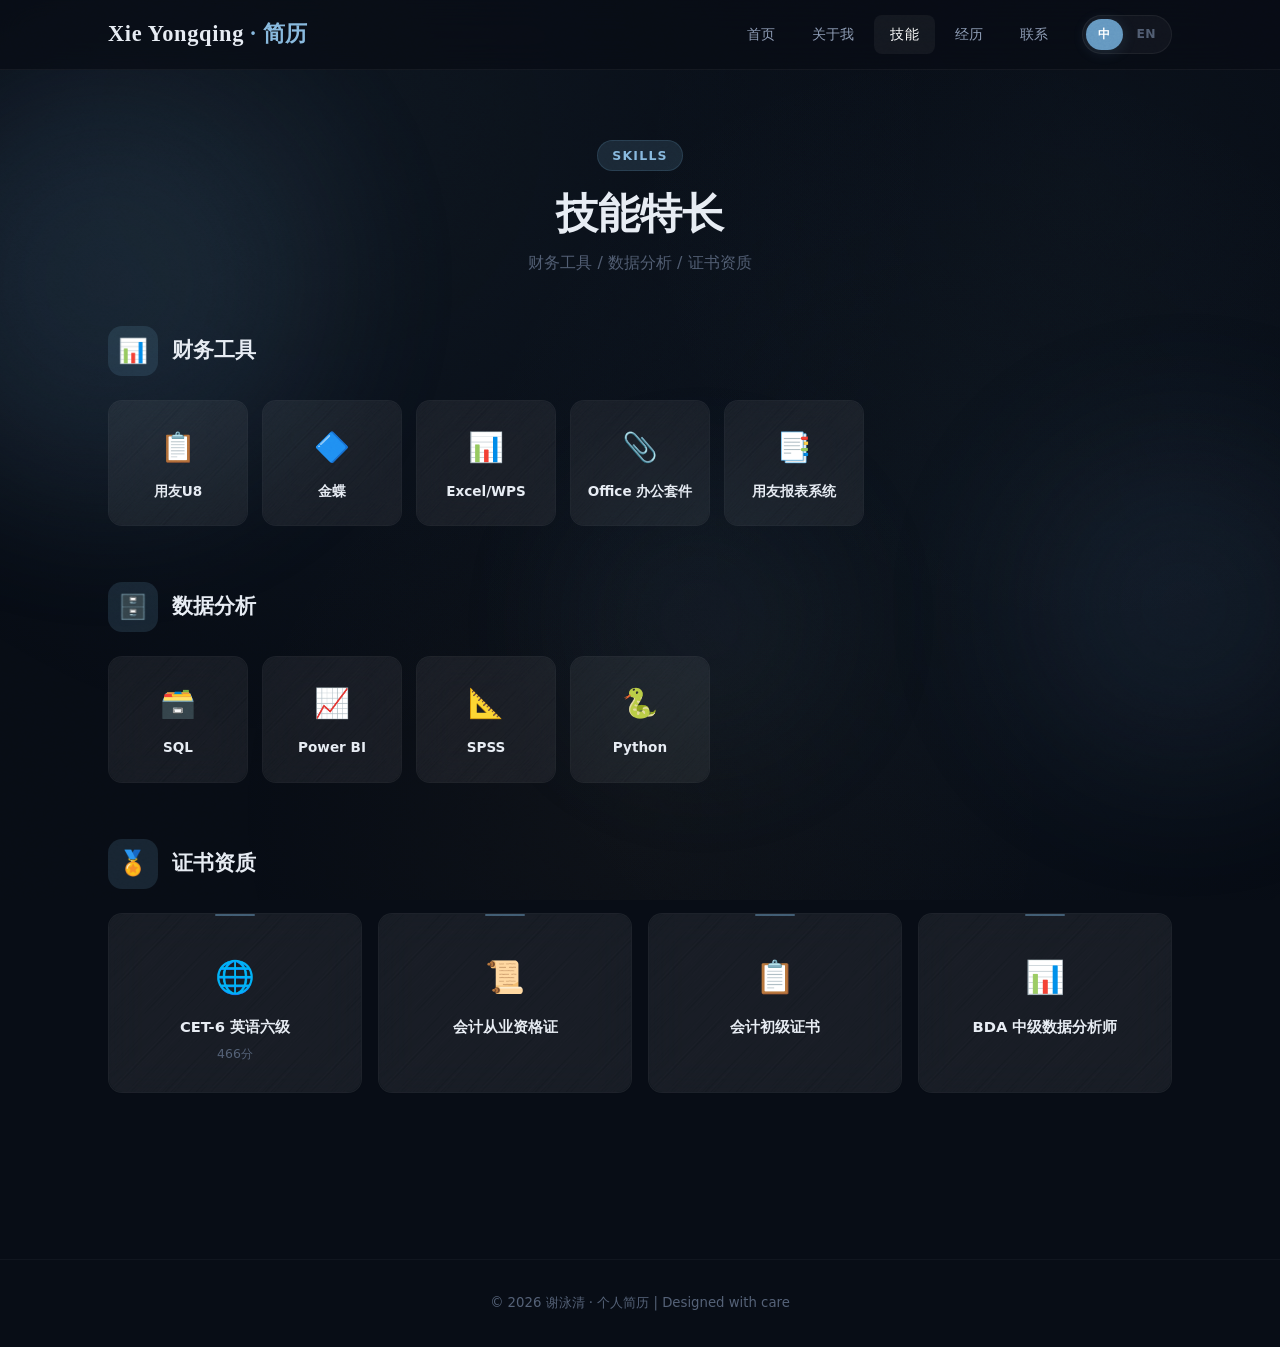
<file: skills.html>
<!DOCTYPE html>
<html lang="zh-CN">
<head>
  <meta charset="UTF-8">
  <meta name="viewport" content="width=device-width, initial-scale=1.0">
  <meta name="description" content="Xie Yongqing - Skills">
  <title>技能 · 谢泳清</title>
  <link rel="stylesheet" href="css/style.css">
</head>
<body class="page-transition">

  <div class="orb orb-1"></div>
  <div class="orb orb-2"></div>
  <div class="orb orb-3"></div>
  <div class="grain-overlay"></div>

  <nav class="navbar">
    <div class="nav-inner">
      <a href="index.html" class="nav-brand">Xie Yongqing <span data-i18n="brand.sub">· 简历</span></a>
      <ul class="nav-links">
        <li><a href="index.html" data-i18n="nav.home">首页</a></li>
        <li><a href="about.html" data-i18n="nav.about">关于我</a></li>
        <li><a href="skills.html" class="active" data-i18n="nav.skills">技能</a></li>
        <li><a href="experience.html" data-i18n="nav.experience">经历</a></li>
        <li><a href="contact.html" data-i18n="nav.contact">联系</a></li>
        <li><div class="lang-toggle">
          <span class="lang-option active" data-lang="zh">中</span>
          <span class="lang-option" data-lang="en">EN</span>
        </div></li>
      </ul>
      <button class="menu-btn" aria-label="Menu"><span></span><span></span><span></span></button>
    </div>
  </nav>

  <section class="sub-hero">
    <div class="container reveal">
      <span class="section-tag" data-i18n="skills.tag">Skills</span>
      <h1 data-i18n="skills.title">专业技能</h1>
      <p data-i18n="skills.subtitle">财务工具 / 数据分析 / 证书资质</p>
    </div>
  </section>

  <section class="section" style="padding-top:0;">
    <div class="container">

      <!-- Financial Tools -->
      <div class="skill-cat reveal">
        <div class="cat-head">
          <div class="cat-icon-big">📊</div>
          <h3 data-i18n="skills.accounting">财务工具</h3>
        </div>
        <div class="skill-cluster">
          <div class="glass sk-tag"><span class="sk-ic">📋</span><span class="sk-nm" data-i18n="skills.ufida">用友U8</span></div>
          <div class="glass sk-tag"><span class="sk-ic">🔷</span><span class="sk-nm" data-i18n="skills.kingdee">金蝶</span></div>
          <div class="glass sk-tag"><span class="sk-ic">📊</span><span class="sk-nm" data-i18n="skills.excel">Excel/WPS</span></div>
          <div class="glass sk-tag"><span class="sk-ic">📎</span><span class="sk-nm" data-i18n="skills.office">Office 办公套件</span></div>
          <div class="glass sk-tag"><span class="sk-ic">📑</span><span class="sk-nm" data-i18n="skills.ufida.report">用友报表系统</span></div>
        </div>
      </div>

      <!-- Data Analysis -->
      <div class="skill-cat reveal">
        <div class="cat-head">
          <div class="cat-icon-big">🗄️</div>
          <h3 data-i18n="skills.data">数据分析</h3>
        </div>
        <div class="skill-cluster">
          <div class="glass sk-tag"><span class="sk-ic">🗃️</span><span class="sk-nm" data-i18n="skills.sql">SQL</span></div>
          <div class="glass sk-tag"><span class="sk-ic">📈</span><span class="sk-nm" data-i18n="skills.powerbi">Power BI</span></div>
          <div class="glass sk-tag"><span class="sk-ic">📐</span><span class="sk-nm" data-i18n="skills.spss">SPSS</span></div>
          <div class="glass sk-tag"><span class="sk-ic">🐍</span><span class="sk-nm" data-i18n="skills.python">Python</span></div>
        </div>
      </div>

      <!-- Certifications -->
      <div class="skill-cat reveal">
        <div class="cat-head">
          <div class="cat-icon-big">🏅</div>
          <h3 data-i18n="skills.cert">证书资质</h3>
        </div>
        <div class="cert-cluster">
          <div class="glass cert-card">
            <div class="cert-ic">🌐</div>
            <div class="cert-nm" data-i18n="skills.cet6">CET-4 英语四级</div>
            <div class="cert-dt" data-i18n="skills.cet6.score">466分</div>
          </div>
          <div class="glass cert-card">
            <div class="cert-ic">📜</div>
            <div class="cert-nm" data-i18n="skills.accounting.cert">会计从业资格证</div>
          </div>
          <div class="glass cert-card">
            <div class="cert-ic">📋</div>
            <div class="cert-nm" data-i18n="skills.junior.cert">会计初级证书</div>
          </div>
          <div class="glass cert-card">
            <div class="cert-ic">📊</div>
            <div class="cert-nm" data-i18n="skills.bda">BDA 中级数据分析师</div>
          </div>
        </div>
      </div>

    </div>
  </section>

  <footer class="footer">
    <div class="container"><p data-i18n="footer">© 2026 谢泳清 · 个人简历 | Designed with care</p></div>
  </footer>

  <script src="js/main.js"></script>
</body>
</html>
</file>
<file: css/style.css>
/* ========================================
   Xie Yongqing - Personal Resume Website
   Style: Deep Glassmorphism + Creative Layout
   ======================================== */

:root {
  --bg-deep: #080d16;
  --bg-primary: #0f1724;
  --bg-card: rgba(255, 255, 255, 0.025);
  --bg-card-hover: rgba(255, 255, 255, 0.05);
  --glass: rgba(255, 255, 255, 0.03);
  --glass-border: rgba(255, 255, 255, 0.06);
  --glass-border-hover: rgba(255, 255, 255, 0.14);
  --text-primary: #e8edf4;
  --text-secondary: #94a3bb;
  --text-muted: #556278;
  --accent: #6b9ec4;
  --accent-light: #8ebde0;
  --accent-glow: rgba(107, 158, 196, 0.18);
  --gold: #c0a46b;
  --blur: 18px;
  --radius-lg: 20px;
  --radius: 14px;
  --radius-sm: 10px;
  --transition: 0.4s cubic-bezier(0.22, 0.61, 0.36, 1);
  --font-sans: 'PingFang SC', 'Microsoft YaHei', 'Segoe UI', system-ui, sans-serif;
  --font-display: 'Noto Serif SC', 'STSong', 'Georgia', serif;
  --nav-height: 70px;
}

*, *::before, *::after { margin:0; padding:0; box-sizing:border-box; }

html { scroll-behavior:smooth; font-size:16px; }

body {
  font-family: var(--font-sans);
  background: var(--bg-deep);
  color: var(--text-primary);
  line-height: 1.7;
  overflow-x: hidden;
  -webkit-font-smoothing: antialiased;
}

/* ── Background Texture ── */
body::before {
  content: '';
  position: fixed;
  inset: 0;
  pointer-events: none;
  z-index: -2;
  background-image:
    radial-gradient(circle at 25% 15%, rgba(107,158,196,0.07) 0%, transparent 50%),
    radial-gradient(circle at 75% 60%, rgba(107,158,196,0.05) 0%, transparent 45%),
    radial-gradient(circle at 50% 90%, rgba(192,164,107,0.04) 0%, transparent 40%),
    radial-gradient(circle at 85% 20%, rgba(107,158,196,0.04) 0%, transparent 35%);
}

/* Dot grid texture from downloaded SVG */
body::after {
  content: '';
  position: fixed;
  inset: 0;
  pointer-events: none;
  z-index: -1;
  opacity: 0.30;
  background-image: url('../assets/grid-pattern.svg');
  background-size: 60px 60px;
  mask-image: radial-gradient(ellipse 70% 60% at 50% 40%, black 30%, transparent 70%);
  -webkit-mask-image: radial-gradient(ellipse 70% 60% at 50% 40%, black 30%, transparent 70%);
}

/* Grain/noise overlay - real downloaded PNG texture from transparenttextures.com */
.grain-overlay {
  position: fixed;
  inset: 0;
  pointer-events: none;
  z-index: 9999;
  opacity: 0.25;
  background-image: url('../assets/dark-noise.png');
  background-size: 400px 400px;
  mix-blend-mode: overlay;
}

/* Floating orbs */
.orb {
  position: fixed;
  border-radius: 50%;
  pointer-events: none;
  z-index: -1;
  filter: blur(80px);
  opacity: 0.15;
  animation: floatOrb 18s ease-in-out infinite;
}
.orb-1 { width:420px; height:420px; background: var(--accent); top:8%; left:-8%; animation-delay:0s; }
.orb-2 { width:320px; height:320px; background: #4a6b8a; bottom:15%; right:-5%; animation-delay:-6s; }
.orb-3 { width:250px; height:250px; background: var(--accent); top:55%; left:45%; animation-delay:-12s; opacity:0.08; }
@keyframes floatOrb {
  0%, 100% { transform: translate(0,0) scale(1); }
  25% { transform: translate(40px,-30px) scale(1.1); }
  50% { transform: translate(-20px,20px) scale(0.95); }
  75% { transform: translate(-35px,-15px) scale(1.05); }
}

/* ── Typography ── */
h1,h2,h3 { font-weight:600; line-height:1.25; }
h1 { font-size:clamp(2.6rem,5vw,4rem); }
h2 { font-size:clamp(1.6rem,3vw,2.3rem); }
h3 { font-size:1.1rem; }

.section-tag {
  display: inline-block;
  font-size: 0.78rem;
  font-weight: 700;
  letter-spacing: 0.1em;
  text-transform: uppercase;
  color: var(--accent-light);
  padding: 4px 14px;
  border-radius: 20px;
  background: var(--accent-glow);
  border: 1px solid rgba(107,158,196,0.2);
  margin-bottom: 18px;
}

a { color: var(--accent-light); text-decoration:none; transition: color var(--transition); }
a:hover { color:#fff; }

img { max-width:100%; display:block; }

/* ── Container ── */
.container { max-width:1120px; margin:0 auto; padding:0 28px; }
.container-wide { max-width:1280px; margin:0 auto; padding:0 28px; }

/* ═══════════════════════════════════════
   GLASS CARD SYSTEM
   ═══════════════════════════════════════ */
.glass {
  background: var(--glass);
  border: 1px solid var(--glass-border);
  backdrop-filter: blur(var(--blur));
  -webkit-backdrop-filter: blur(var(--blur));
  border-radius: var(--radius);
  transition: all var(--transition);
}
.glass:hover {
  background: var(--bg-card-hover);
  border-color: var(--glass-border-hover);
  box-shadow: 0 8px 32px rgba(0,0,0,0.4), 0 0 0 1px rgba(107,158,196,0.06) inset;
  transform: translateY(-3px);
}
.glass-lg { border-radius: var(--radius-lg); }

/* Glass ring - decorative */
.glass-ring {
  border-radius: 50%;
  border: 2px solid rgba(255,255,255,0.08);
  background: transparent;
  position: absolute;
  pointer-events: none;
}

/* ── Buttons ── */
.btn {
  display: inline-flex;
  align-items: center;
  gap: 8px;
  padding: 12px 28px;
  border-radius: 10px;
  font-size: 0.93rem;
  font-weight: 600;
  letter-spacing: 0.02em;
  cursor: pointer;
  border: none;
  transition: all var(--transition);
  font-family: var(--font-sans);
  position: relative;
  overflow: hidden;
}
.btn-primary {
  background: var(--accent);
  color: #fff;
  box-shadow: 0 4px 24px var(--accent-glow);
}
.btn-primary:hover { background:var(--accent-light); transform:translateY(-2px); box-shadow:0 8px 36px var(--accent-glow); }
.btn-outline {
  background: transparent;
  color: var(--text-primary);
  border: 1px solid rgba(255,255,255,0.15);
}
.btn-outline:hover { background:rgba(255,255,255,0.04); border-color:rgba(255,255,255,0.3); transform:translateY(-2px); }

/* ═══════════════════════════════════════
   NAVIGATION
   ═══════════════════════════════════════ */
.navbar {
  position: fixed;
  top: 0; left: 0; right: 0;
  z-index: 1000;
  height: var(--nav-height);
  background: rgba(8,13,22,0.75);
  backdrop-filter: blur(22px);
  -webkit-backdrop-filter: blur(22px);
  border-bottom: 1px solid rgba(255,255,255,0.05);
  transition: all var(--transition);
}
.navbar.scrolled { background:rgba(8,13,22,0.92); box-shadow:0 4px 40px rgba(0,0,0,0.6); }

.nav-inner {
  max-width: 1120px; margin: 0 auto; padding: 0 28px;
  height: 100%; display: flex; align-items: center; justify-content: space-between;
}
.nav-brand { font-family:var(--font-display); font-size:1.4rem; font-weight:600; color:var(--text-primary); letter-spacing:0.03em; }
.nav-brand span { color:var(--accent-light); }
.nav-links { display:flex; align-items:center; gap:4px; list-style:none; }
.nav-links a {
  display:block; padding:8px 16px; border-radius:8px;
  color:var(--text-secondary); font-size:0.88rem; font-weight:500;
  letter-spacing:0.02em; transition:all var(--transition);
}
.nav-links a:hover, .nav-links a.active { color:#fff; background:rgba(255,255,255,0.05); }

.lang-toggle {
  display:flex; align-items:center; gap:2px;
  background:rgba(255,255,255,0.04); border:1px solid var(--glass-border);
  border-radius:22px; padding:3px; cursor:pointer; margin-left:14px;
}
.lang-toggle .lang-option { padding:5px 12px; border-radius:18px; font-size:0.77rem; font-weight:700; letter-spacing:0.03em; color:var(--text-muted); transition:all var(--transition); }
.lang-toggle .lang-option.active { background:var(--accent); color:#fff; box-shadow:0 2px 14px var(--accent-glow); }

.menu-btn { display:none; background:none; border:none; cursor:pointer; padding:8px; color:var(--text-primary); }
.menu-btn span { display:block; width:24px; height:2px; background:var(--text-primary); margin:5px 0; border-radius:2px; transition:all var(--transition); }

/* ═══════════════════════════════════════
   HERO - Asymmetric layout
   ═══════════════════════════════════════ */
.hero {
  min-height: 100vh;
  display: flex;
  align-items: center;
  padding-top: var(--nav-height);
  position: relative;
  overflow: hidden;
}

.hero .container {
  display: grid;
  grid-template-columns: 1.15fr 0.85fr;
  gap: 64px;
  align-items: center;
  width: 100%;
}

.hero-text { position:relative; z-index:2; }
.hero-text .greeting {
  font-size: 0.85rem;
  letter-spacing: 0.12em;
  color: var(--accent-light);
  text-transform: uppercase;
  margin-bottom: 12px;
  font-weight: 600;
}
.hero-text h1 {
  font-family: var(--font-display);
  font-size: clamp(3.2rem, 6.5vw, 4.6rem);
  font-weight: 700;
  line-height: 1.1;
  margin-bottom: 0.4rem;
}
.hero-text h1 .accent { color: var(--accent-light); }
.hero-text .hero-title {
  font-size: 1.1rem;
  color: var(--text-secondary);
  margin-bottom: 1.6rem;
  letter-spacing: 0.03em;
}
.hero-text .hero-bio {
  font-size: 0.95rem;
  color: var(--text-muted);
  line-height: 1.8;
  max-width: 480px;
  margin-bottom: 2rem;
}
.hero-actions { display:flex; gap:16px; flex-wrap:wrap; }

/* Hero photo area */
.hero-visual {
  position: relative;
  display: flex;
  justify-content: center;
  align-items: center;
}
.hero-visual .photo-frame {
  position: relative;
  width: 280px;
  height: 280px;
  border-radius: 50%;
  overflow: hidden;
  border: 2px solid rgba(255,255,255,0.1);
  z-index: 2;
  box-shadow: 0 0 80px rgba(107,158,196,0.15);
}
.hero-visual .photo-frame img {
  width: 100%; height: 100%;
  object-fit: cover;
  object-position: center 15%;
}
/* Decorative rings around photo */
.hero-visual .ring-1 {
  width: 340px; height: 340px;
  top: -30px; left: -30px;
  animation: spinSlow 20s linear infinite;
}
.hero-visual .ring-2 {
  width: 380px; height: 380px;
  top: -50px; left: -50px;
  border-style: dashed;
  opacity: 0.4;
  animation: spinSlow 28s linear infinite reverse;
}
.hero-visual .ring-3 {
  width: 240px; height: 240px;
  bottom: -10px; right: -10px;
  border-color: rgba(255,255,255,0.05);
  animation: spinSlow 24s linear infinite;
}
@keyframes spinSlow {
  to { transform: rotate(360deg); }
}

/* Floating accent shapes in hero */
.hero-accent {
  position: absolute;
  border-radius: 50%;
  pointer-events: none;
}
.hero-accent.a1 {
  width: 120px; height: 120px;
  background: var(--accent-glow);
  filter: blur(40px);
  top: 20%; right: 10%;
  animation: floatOrb 10s ease-in-out infinite;
}
.hero-accent.a2 {
  width: 60px; height: 60px;
  background: rgba(107,158,196,0.3);
  filter: blur(15px);
  bottom: 30%; left: 15%;
  animation: floatOrb 8s ease-in-out infinite reverse;
}

/* ── Decorative Blob SVGs (downloaded assets) ── */
.blob-decor {
  position: absolute;
  pointer-events: none;
  z-index: 0;
  opacity: 0.6;
}
.blob-decor.blob-hero-1 {
  top: -80px; right: -120px;
  width: 500px; height: 500px;
  background: url('../assets/blob1.svg') no-repeat center/contain;
  animation: floatOrb 22s ease-in-out infinite;
}
.blob-decor.blob-hero-2 {
  bottom: -100px; left: -80px;
  width: 400px; height: 400px;
  background: url('../assets/blob2.svg') no-repeat center/contain;
  opacity: 0.4;
  animation: floatOrb 18s ease-in-out infinite reverse;
}
.blob-decor.blob-section {
  top: 50%; right: -60px;
  width: 350px; height: 350px;
  background: url('../assets/blob3.svg') no-repeat center/contain;
  opacity: 0.5;
  animation: floatOrb 20s ease-in-out infinite;
}

/* ── Glass cards with real brushed aluminum texture ── */
.glass::after {
  content: '';
  position: absolute;
  inset: 0;
  pointer-events: none;
  border-radius: inherit;
  background-image: url('../assets/brushed-alum.png');
  background-size: 400px 400px;
  opacity: 0.12;
  mix-blend-mode: overlay;
  z-index: 0;
}
.glass > * { position: relative; z-index: 1; }

/* Hero stats row */
.hero-stats {
  display: flex;
  gap: 32px;
  margin-top: 12px;
}
.hero-stats .stat-item {
  text-align: center;
}
.hero-stats .stat-num {
  font-family: var(--font-display);
  font-size: 1.8rem;
  font-weight: 700;
  color: var(--accent-light);
  line-height: 1;
}
.hero-stats .stat-label {
  font-size: 0.75rem;
  color: var(--text-muted);
  letter-spacing: 0.05em;
  margin-top: 4px;
}

/* ═══════════════════════════════════════
   SECTION FRAMEWORK
   ═══════════════════════════════════════ */
.section { padding: 110px 0; position:relative; }
.section-header { margin-bottom: 60px; }
.section-header.center { text-align: center; }

/* ═══════════════════════════════════════
   HOME: Value Proposition Grid
   ═══════════════════════════════════════ */
.value-grid {
  display: grid;
  grid-template-columns: repeat(2, 1fr);
  gap: 20px;
}
.value-card {
  padding: 36px 32px;
  display: flex;
  flex-direction: column;
  gap: 12px;
}
.value-card .value-icon {
  width: 50px; height: 50px;
  border-radius: 14px;
  background: var(--accent-glow);
  display: flex; align-items: center; justify-content: center;
  font-size: 1.4rem;
}
.value-card h3 { font-size: 1.1rem; }
.value-card p { color: var(--text-muted); font-size: 0.88rem; line-height: 1.7; }

/* ── Home: Navigation Hub Cards ── */
.nav-hubs {
  display: grid;
  grid-template-columns: repeat(4, 1fr);
  gap: 18px;
}
.hub-card {
  padding: 36px 24px;
  text-align: center;
  display: flex;
  flex-direction: column;
  align-items: center;
  gap: 12px;
  cursor: pointer;
  text-decoration: none;
  color: inherit;
  position: relative;
  overflow: hidden;
}
.hub-card .hub-icon {
  font-size: 2.4rem;
  transition: transform var(--transition);
}
.hub-card:hover .hub-icon { transform: scale(1.15); }
.hub-card h3 { font-size: 1.05rem; }
.hub-card p { color: var(--text-muted); font-size: 0.82rem; }
.hub-card .hub-arrow {
  margin-top: 4px;
  font-size: 1.1rem;
  color: var(--accent-light);
  opacity: 0;
  transform: translateX(-8px);
  transition: all var(--transition);
}
.hub-card:hover .hub-arrow {
  opacity: 1;
  transform: translateX(0);
}

/* ═══════════════════════════════════════
   SUB-PAGE HERO
   ═══════════════════════════════════════ */
.sub-hero {
  padding: calc(var(--nav-height) + 70px) 0 50px;
  text-align: center;
  position: relative;
}
.sub-hero h1 { font-family: var(--font-display); font-size:2.6rem; margin-bottom:8px; }
.sub-hero p { color:var(--text-muted); font-size:1rem; }

/* ═══════════════════════════════════════
   ABOUT PAGE - Sidebar + Main layout
   ═══════════════════════════════════════ */
.about-grid {
  display: grid;
  grid-template-columns: 300px 1fr;
  gap: 36px;
  align-items: start;
}
.about-side { position:sticky; top:calc(var(--nav-height) + 30px); }
.about-side .avatar-card {
  border-radius: var(--radius-lg);
  overflow: hidden;
  margin-bottom: 20px;
}
.about-side .avatar-card img {
  width: 100%; height: 300px;
  object-fit: cover;
  object-position: center 12%;
}
.about-side .info-list {
  padding: 20px 22px;
  display: flex; flex-direction: column; gap: 12px;
}
.about-side .info-list .info-row {
  display: flex; justify-content: space-between; align-items: center;
  padding-bottom: 10px;
  border-bottom: 1px solid rgba(255,255,255,0.03);
  font-size: 0.86rem;
}
.info-row .info-lbl { color: var(--text-muted); }
.info-row .info-val { font-weight: 600; }

.about-main { display:flex; flex-direction:column; gap:24px; }
.about-main .content-card { padding: 32px; }
.about-main .content-card .card-tag {
  font-size: 0.74rem; font-weight: 700; letter-spacing: 0.1em;
  color: var(--accent-light); text-transform: uppercase; margin-bottom: 16px;
}

.edu-block { margin-bottom: 20px; }
.edu-block .edu-date { font-size:0.8rem; color:var(--accent-light); font-weight:700; letter-spacing:0.04em; }
.edu-block .edu-name { font-size:1.08rem; font-weight:700; margin:2px 0; }
.edu-block .edu-major { color:var(--text-secondary); font-size:0.9rem; }
.edu-block .edu-detail { color:var(--text-muted); font-size:0.85rem; margin-top:4px; line-height:1.7; }

.bio-list { list-style:none; display:flex; flex-direction:column; gap:16px; }
.bio-list li {
  padding: 16px 20px;
  border-radius: var(--radius-sm);
  background: rgba(255,255,255,0.015);
  border: 1px solid rgba(255,255,255,0.03);
  font-size: 0.9rem; color: var(--text-secondary); line-height:1.7;
  border-left: 2px solid var(--accent);
  transition: all var(--transition);
}
.bio-list li:hover { border-left-color: var(--accent-light); background:rgba(255,255,255,0.03); }

/* ═══════════════════════════════════════
   SKILLS PAGE - Category mosaic
   ═══════════════════════════════════════ */
.skill-cat { margin-bottom: 56px; }
.skill-cat .cat-head {
  display: flex; align-items: center; gap: 14px;
  margin-bottom: 24px;
}
.skill-cat .cat-head .cat-icon-big {
  width: 50px; height: 50px;
  border-radius: 14px;
  background: var(--accent-glow);
  display: flex; align-items: center; justify-content: center;
  font-size: 1.5rem;
}
.skill-cat .cat-head h3 { font-size:1.3rem; }

.skill-cluster {
  display: grid;
  grid-template-columns: repeat(auto-fill, minmax(140px, 1fr));
  gap: 14px;
}
.skill-cluster .sk-tag {
  padding: 22px 14px;
  text-align: center;
  display: flex;
  flex-direction: column;
  align-items: center;
  gap: 8px;
}
.skill-cluster .sk-tag .sk-ic { font-size: 1.8rem; }
.skill-cluster .sk-tag .sk-nm { font-size: 0.85rem; font-weight: 600; }

.cert-cluster {
  display: grid;
  grid-template-columns: repeat(auto-fill, minmax(240px, 1fr));
  gap: 16px;
}
.cert-cluster .cert-card {
  padding: 28px 22px;
  text-align: center;
  position: relative;
  overflow: hidden;
}
.cert-cluster .cert-card::before {
  content: '';
  position: absolute;
  top: 0; left: 50%; transform: translateX(-50%);
  width: 40px; height: 2px;
  background: var(--accent);
  border-radius: 1px;
  opacity: 0.5;
}
.cert-cluster .cert-card .cert-ic { font-size: 2rem; margin-bottom: 10px; margin-top: 8px; }
.cert-cluster .cert-card .cert-nm { font-weight: 600; font-size: 0.92rem; }
.cert-cluster .cert-card .cert-dt { font-size: 0.78rem; color: var(--text-muted); margin-top: 4px; }

/* ═══════════════════════════════════════
   EXPERIENCE PAGE - Rich timeline
   ═══════════════════════════════════════ */
.exp-section-title {
  font-size: 1.4rem;
  margin-bottom: 28px;
  color: var(--accent-light);
  display: flex; align-items: center; gap: 10px;
}
.exp-section-title::after {
  content: '';
  flex: 1;
  height: 1px;
  background: linear-gradient(90deg, rgba(255,255,255,0.08), transparent);
}

.timeline-rich {
  position: relative;
  padding-left: 52px;
}
.timeline-rich::before {
  content: '';
  position: absolute;
  left: 18px; top: 0; bottom: 0;
  width: 2px;
  background: linear-gradient(180deg, var(--accent) 0%, rgba(107,158,196,0.15) 60%, transparent 100%);
}
.tl-block {
  position: relative;
  margin-bottom: 44px;
}
.tl-block::before {
  content: '';
  position: absolute;
  left: -42px; top: 28px;
  width: 14px; height: 14px;
  border-radius: 50%;
  background: var(--accent);
  border: 3px solid rgba(8,13,22,1);
  box-shadow: 0 0 20px var(--accent-glow);
  z-index: 1;
}
.tl-block .tl-card {
  padding: 28px 32px;
}
.tl-block .tl-period {
  display: inline-block;
  padding: 4px 14px;
  border-radius: 20px;
  font-size: 0.77rem;
  font-weight: 700;
  background: var(--accent-glow);
  color: var(--accent-light);
  letter-spacing: 0.04em;
  margin-bottom: 10px;
}
.tl-block .tl-role { font-size: 1.15rem; font-weight: 700; }
.tl-block .tl-org { color: var(--text-secondary); font-size: 0.9rem; margin-bottom: 14px; }
.tl-details { list-style: none; display: flex; flex-direction: column; gap: 10px; }
.tl-details li {
  padding: 12px 16px;
  border-radius: var(--radius-sm);
  background: rgba(255,255,255,0.015);
  border: 1px solid rgba(255,255,255,0.03);
  font-size: 0.88rem; color: var(--text-secondary); line-height: 1.65;
  transition: all var(--transition);
}
.tl-details li:hover { border-color: rgba(255,255,255,0.08); background: rgba(255,255,255,0.025); }
.tl-details li strong { color: var(--text-primary); }

/* Awards */
.award-grid {
  display: grid;
  grid-template-columns: repeat(4, 1fr);
  gap: 16px;
  margin-top: 20px;
}
.award-card {
  padding: 24px 16px;
  text-align: center;
}
.award-card .aw-ic { font-size: 2rem; margin-bottom: 8px; }
.award-card .aw-nm { font-weight: 600; font-size: 0.88rem; }
.award-card .aw-lv { font-size: 0.75rem; color: var(--gold); font-weight: 700; margin-top: 6px; letter-spacing: 0.04em; }

/* ═══════════════════════════════════════
   CONTACT PAGE - Split design
   ═══════════════════════════════════════ */
.contact-split {
  display: grid;
  grid-template-columns: 1fr 1fr;
  gap: 48px;
  align-items: start;
}
.contact-form-panel { padding: 36px; }
.contact-form-panel .form-group { margin-bottom: 20px; }
.contact-form-panel label {
  display: block;
  font-size: 0.82rem; font-weight: 700;
  color: var(--text-secondary);
  letter-spacing: 0.04em;
  margin-bottom: 8px;
}
.contact-form-panel input,
.contact-form-panel textarea {
  width: 100%;
  padding: 14px 16px;
  border-radius: var(--radius-sm);
  border: 1px solid rgba(255,255,255,0.08);
  background: rgba(255,255,255,0.02);
  color: var(--text-primary);
  font-family: var(--font-sans);
  font-size: 0.92rem;
  transition: all var(--transition);
  resize: vertical;
}
.contact-form-panel input:focus,
.contact-form-panel textarea:focus {
  outline: none;
  border-color: var(--accent);
  box-shadow: 0 0 0 4px rgba(107,158,196,0.08);
  background: rgba(255,255,255,0.04);
}
.contact-form-panel textarea { min-height: 140px; }

.contact-info-panel {
  display: flex; flex-direction: column; gap: 16px;
}
.contact-info-panel .ci-block {
  padding: 24px 28px;
  display: flex; align-items: center; gap: 18px;
}
.ci-block .ci-ic {
  width: 52px; height: 52px;
  border-radius: 14px;
  background: var(--accent-glow);
  display: flex; align-items: center; justify-content: center;
  font-size: 1.4rem;
  flex-shrink: 0;
}
.ci-block .ci-lbl { font-size: 0.74rem; color: var(--text-muted); letter-spacing: 0.06em; text-transform: uppercase; }
.ci-block .ci-val { font-weight: 700; font-size: 0.95rem; margin-top: 2px; }

.contact-extra {
  margin-top: 8px;
  padding: 28px;
  text-align: center;
  background: linear-gradient(135deg, rgba(107,158,196,0.06), rgba(107,158,196,0.01));
  border: 1px solid rgba(107,158,196,0.1);
}

/* ── Footer ── */
.footer {
  text-align: center;
  padding: 32px 0;
  border-top: 1px solid rgba(255,255,255,0.04);
  color: var(--text-muted);
  font-size: 0.83rem;
}

/* ── Toast ── */
.toast {
  position: fixed; bottom: 30px; right: 30px;
  padding: 14px 24px;
  border-radius: 10px;
  background: #1a3a2a; border: 1px solid #2d5a3d;
  color: #8ecf9e;
  font-weight: 500; font-size: 0.9rem;
  z-index: 2000;
  animation: toastIn 0.4s ease, toastOut 0.3s ease 2.5s forwards;
  box-shadow: 0 8px 30px rgba(0,0,0,0.4);
}
@keyframes toastIn { from { opacity:0; transform:translateY(20px); } to { opacity:1; transform:translateY(0); } }
@keyframes toastOut { from { opacity:1; } to { opacity:0; transform:translateY(10px); } }

/* ── Page transition ── */
.page-transition { animation: fadeIn 0.5s ease; }
@keyframes fadeIn { from { opacity:0; transform:translateY(12px); } to { opacity:1; transform:translateY(0); } }

/* ── Reveal on scroll ── */
.reveal { opacity:0; transform:translateY(34px); transition:opacity 0.75s ease, transform 0.75s ease; }
.reveal.visible { opacity:1; transform:translateY(0); }

/* ═══════════════════════════════════════
   RESPONSIVE
   ═══════════════════════════════════════ */
@media (max-width: 960px) {
  .hero .container {
    grid-template-columns: 1fr; text-align: center; gap: 44px;
  }
  .hero-text .hero-bio { max-width: 100%; }
  .hero-actions { justify-content: center; }
  .hero-visual { order: -1; }
  .hero-visual .photo-frame { width: 200px; height: 200px; }
  .hero-visual .ring-1 { width: 250px; height: 250px; top: -25px; left: -25px; }
  .hero-visual .ring-2 { width: 280px; height: 280px; top: -40px; left: -40px; }
  .hero-visual .ring-3 { width: 180px; height: 180px; }
  .hero-stats { justify-content: center; }

  .value-grid { grid-template-columns: 1fr; }
  .nav-hubs { grid-template-columns: repeat(2, 1fr); }

  .about-grid { grid-template-columns: 1fr; }
  .about-side { position:static; max-width:280px; margin:0 auto; }

  .contact-split { grid-template-columns: 1fr; }

  .award-grid { grid-template-columns: repeat(2, 1fr); }

  .nav-links {
    position: fixed; top:var(--nav-height); left:0; right:0;
    background: rgba(8,13,22,0.97); backdrop-filter: blur(20px);
    flex-direction: column; padding: 16px; gap: 4px;
    border-bottom: 1px solid rgba(255,255,255,0.06);
    transform: translateY(-120%); opacity: 0;
    transition: all var(--transition);
  }
  .nav-links.open { transform: translateY(0); opacity: 1; }
  .menu-btn { display: block; }
  .lang-toggle { margin-left: 0; margin-top: 8px; align-self: center; }
}

@media (max-width: 600px) {
  .section { padding: 70px 0; }
  .nav-hubs { grid-template-columns: 1fr 1fr; }
  .skill-cluster { grid-template-columns: repeat(2, 1fr); }
  .cert-cluster { grid-template-columns: 1fr; }
  .award-grid { grid-template-columns: 1fr; }
  .hero-visual .photo-frame { width: 160px; height: 160px; }
}
</file>
